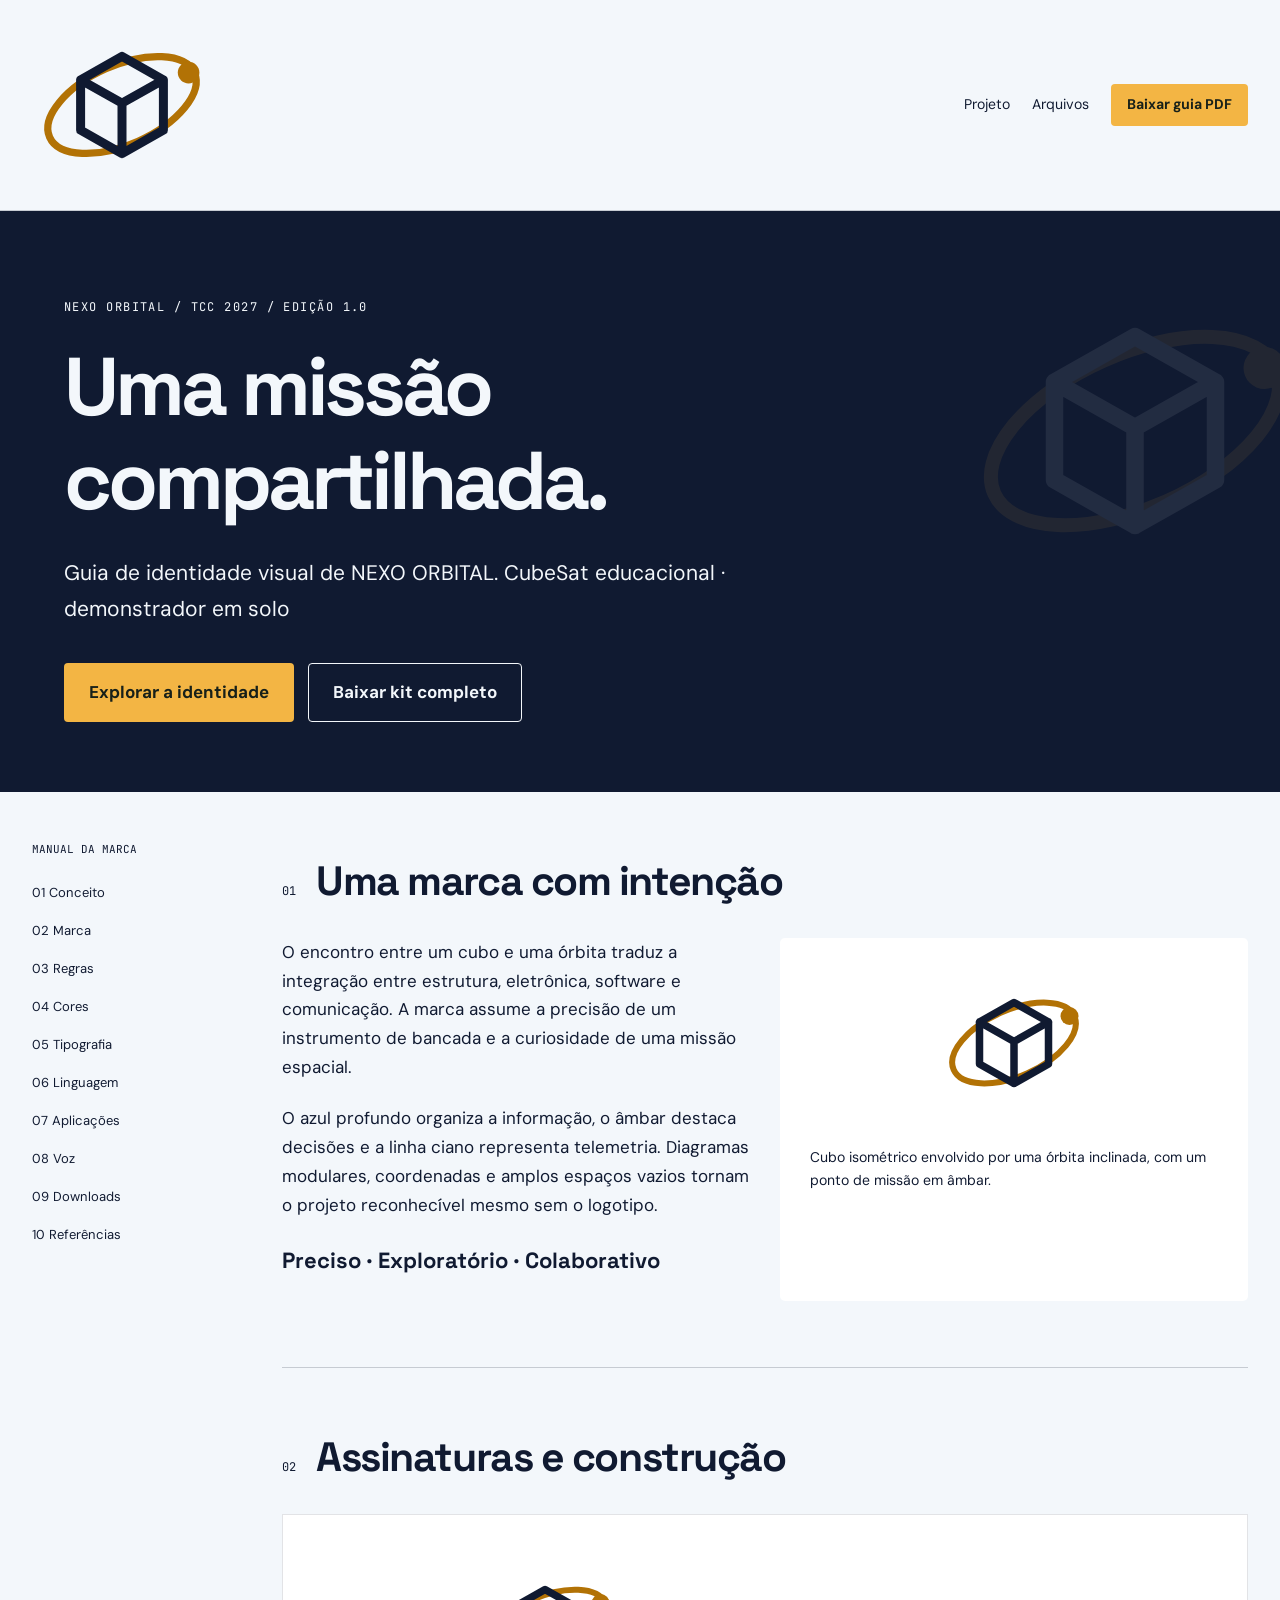
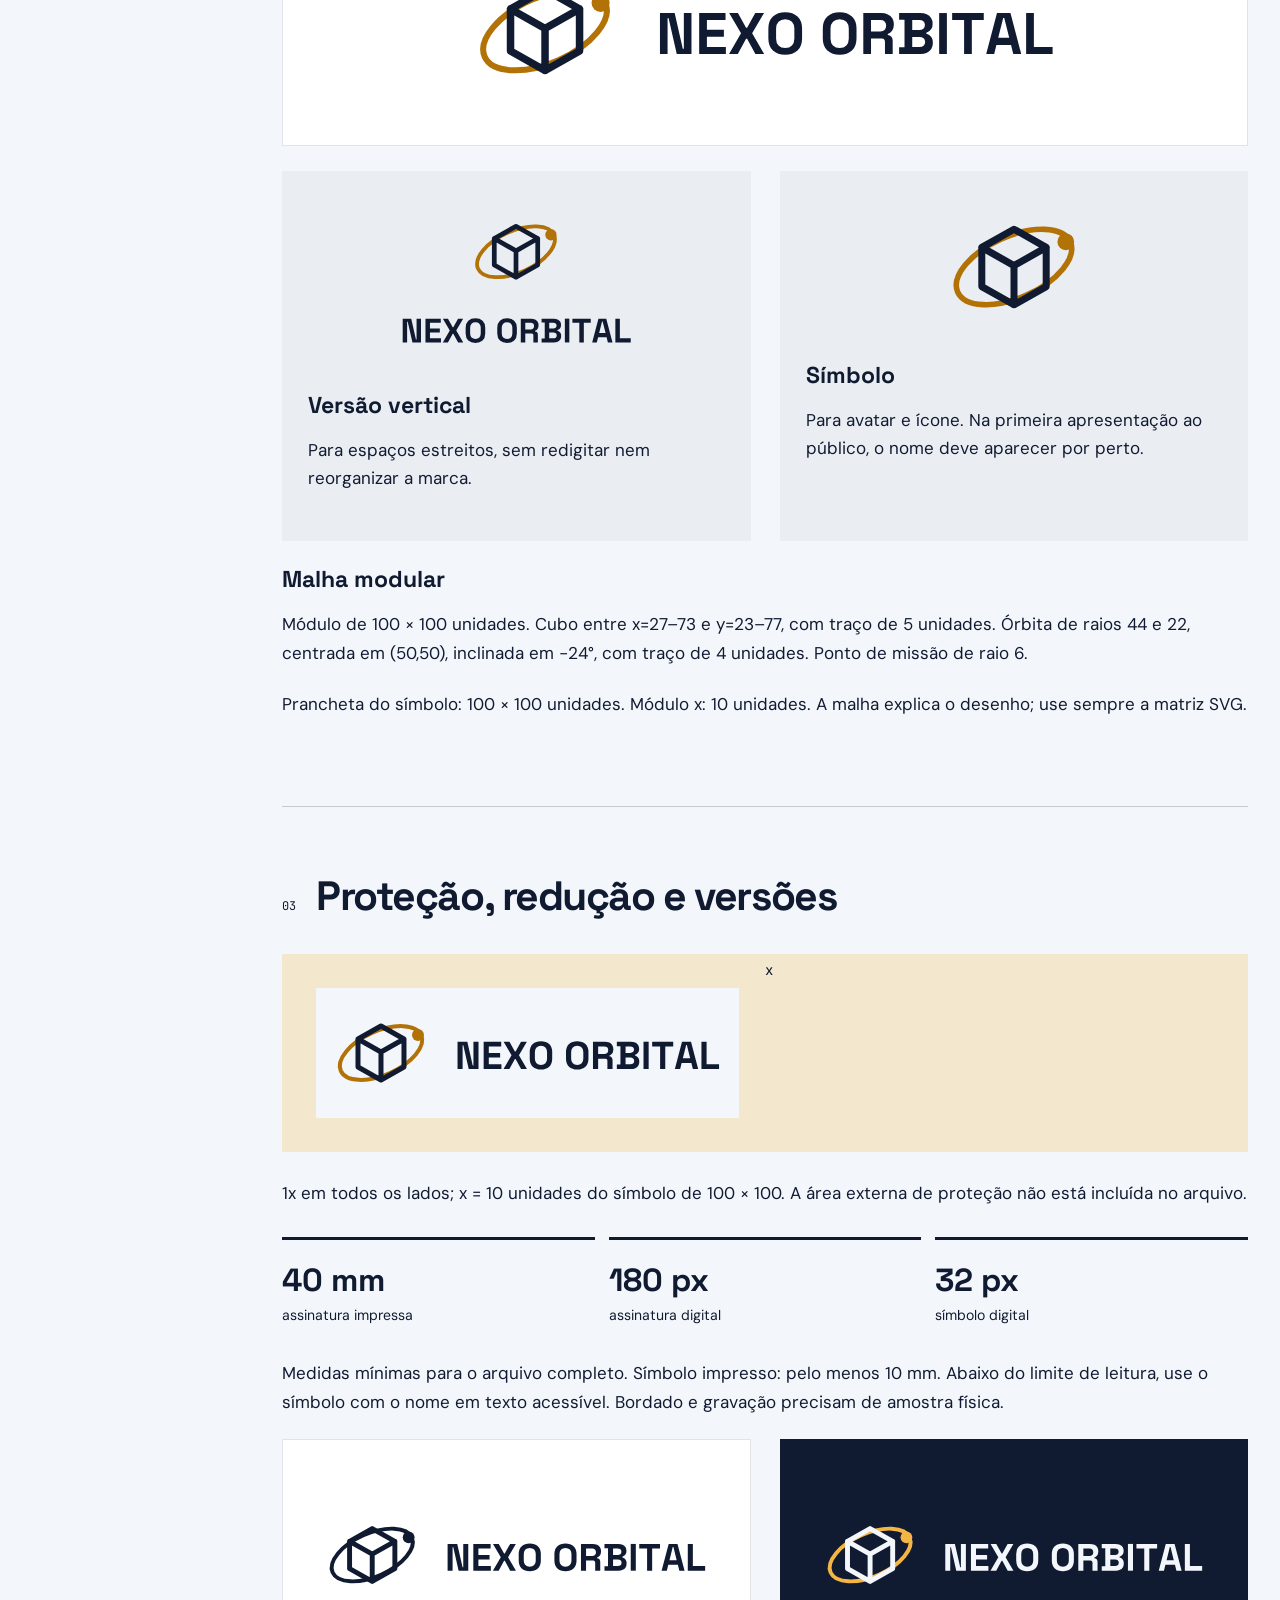
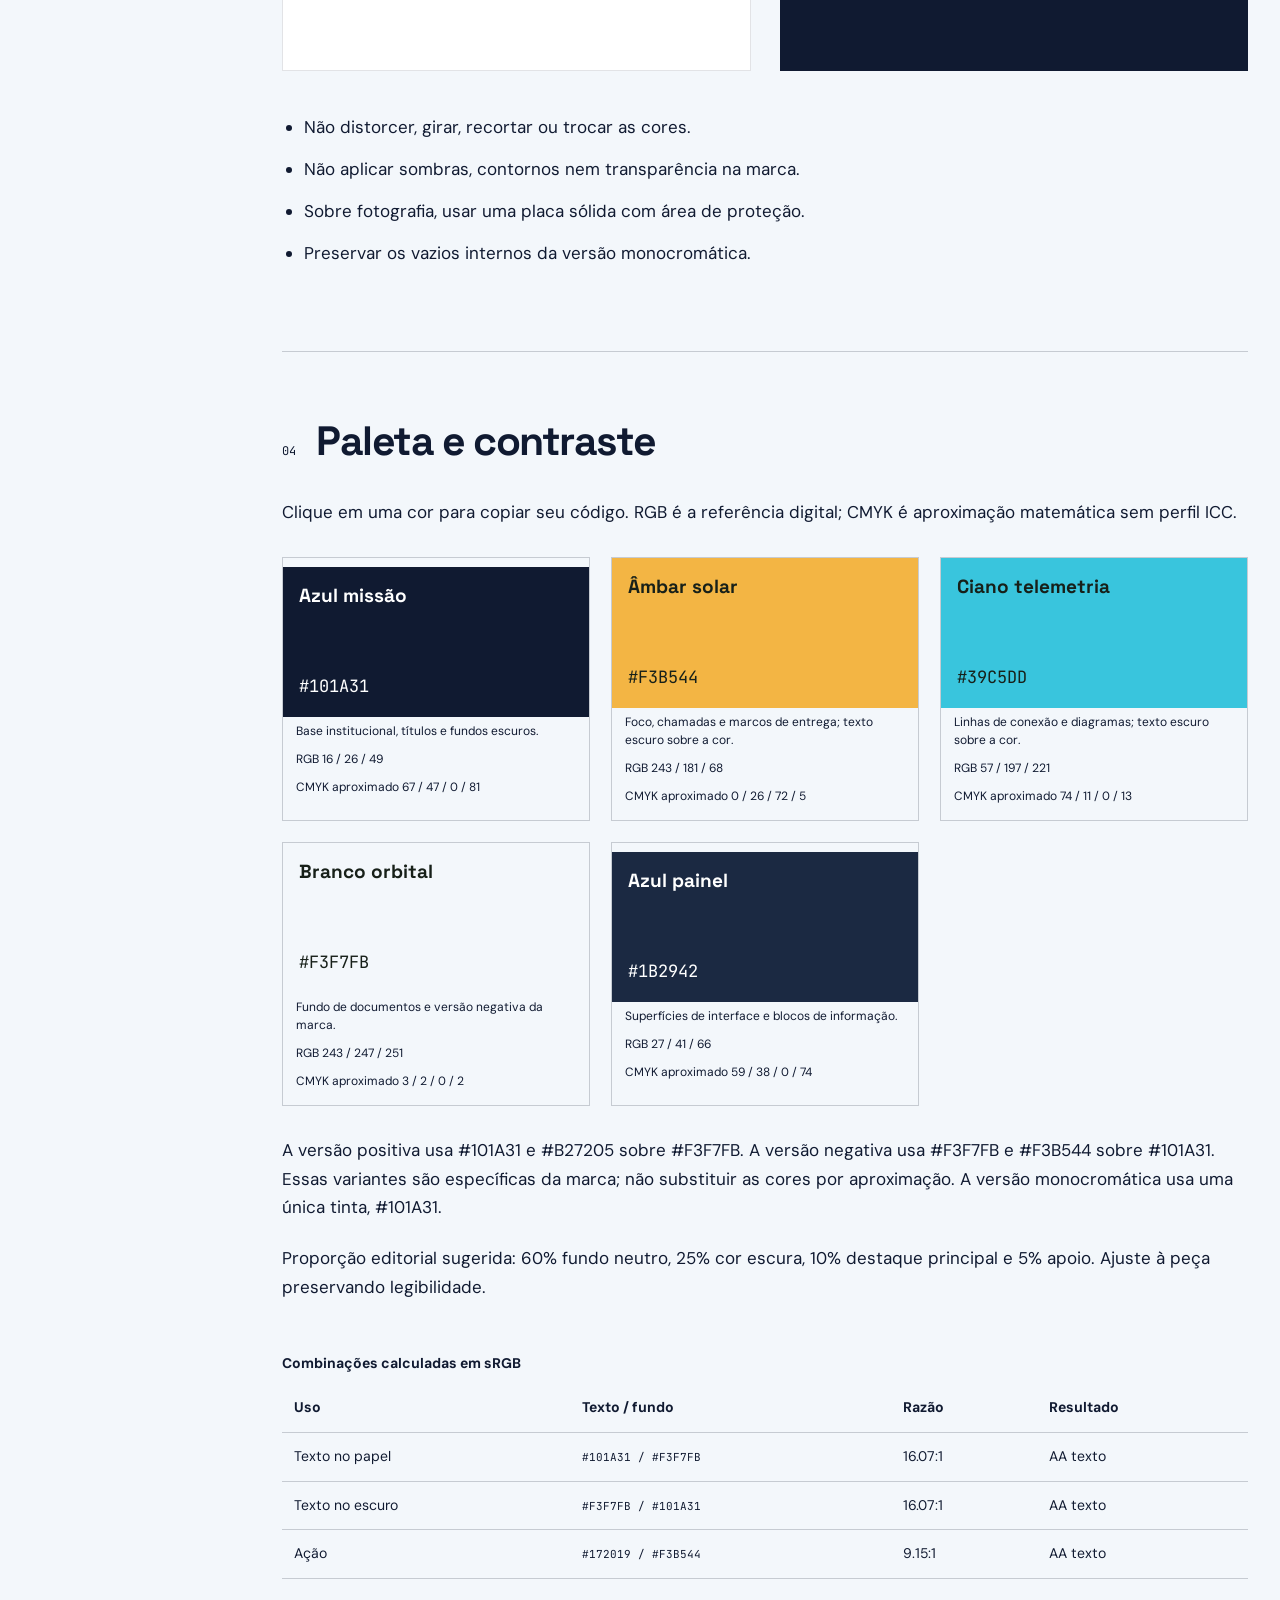
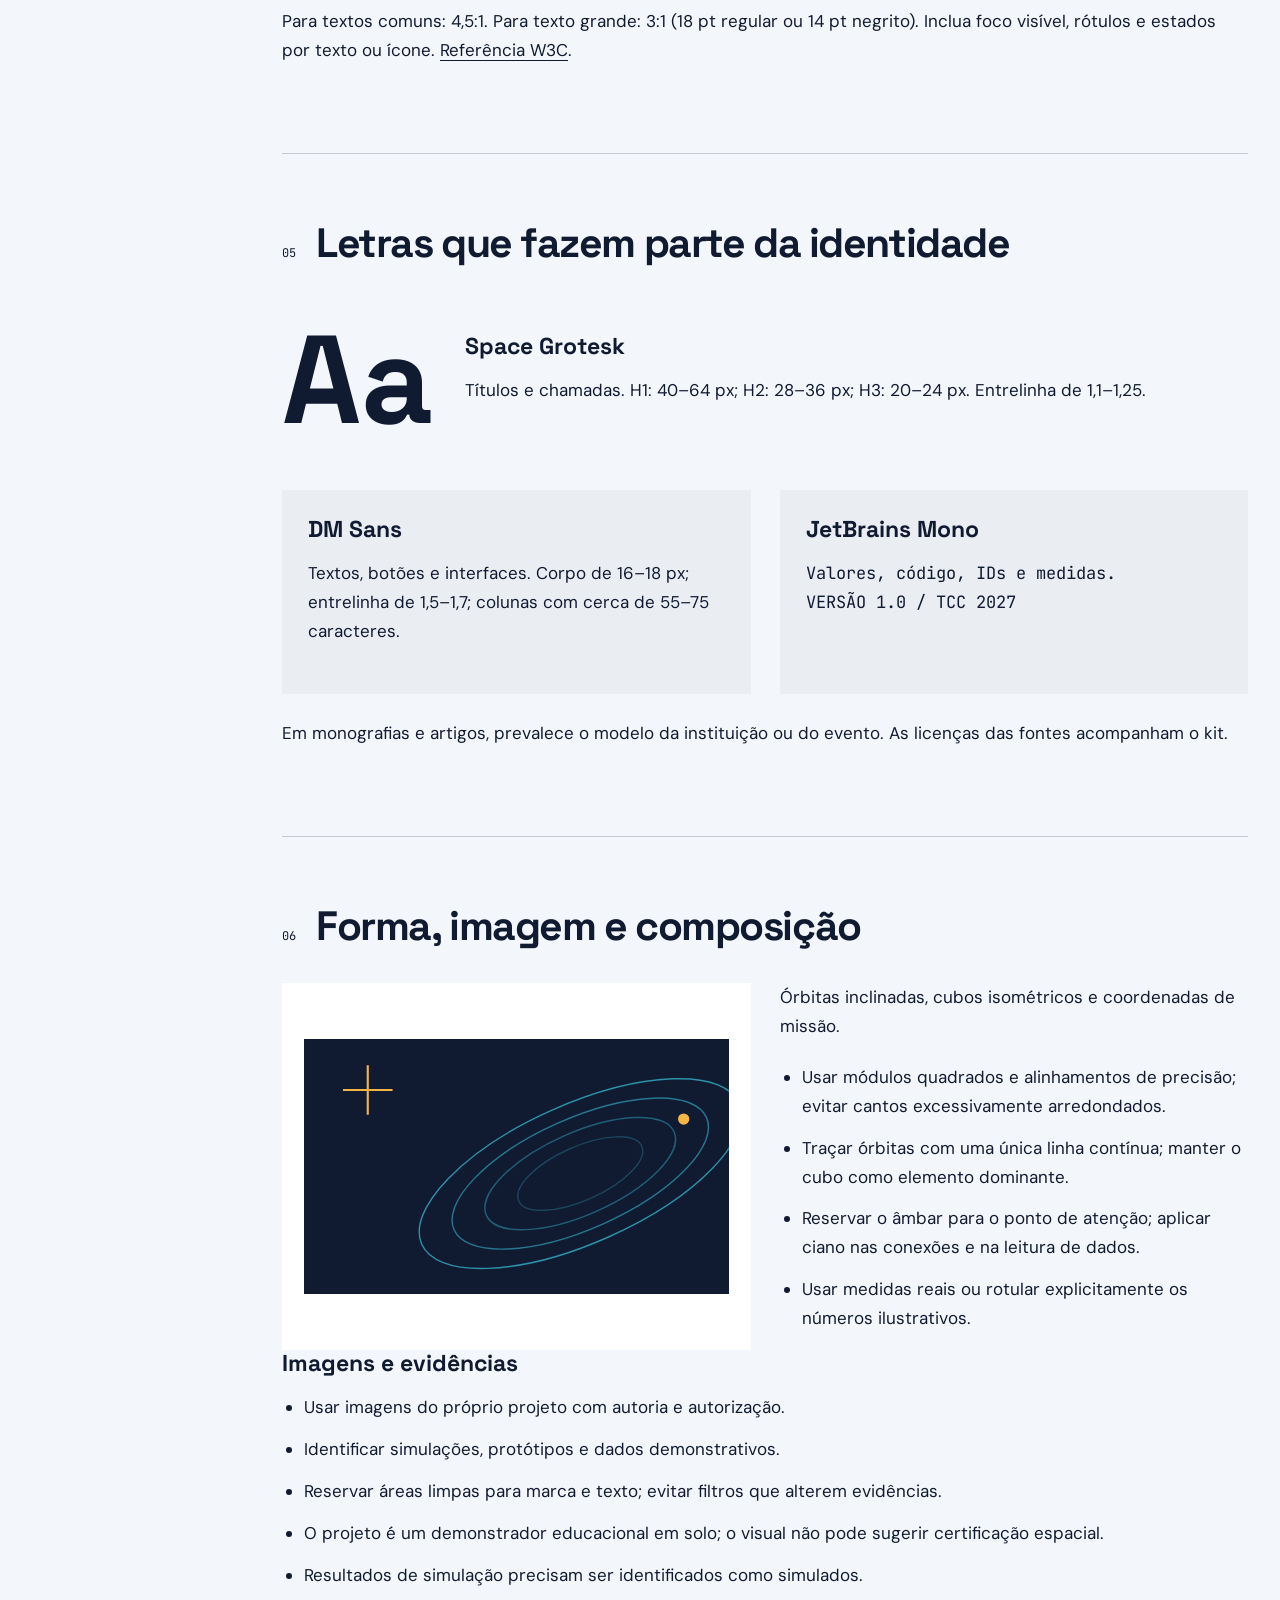
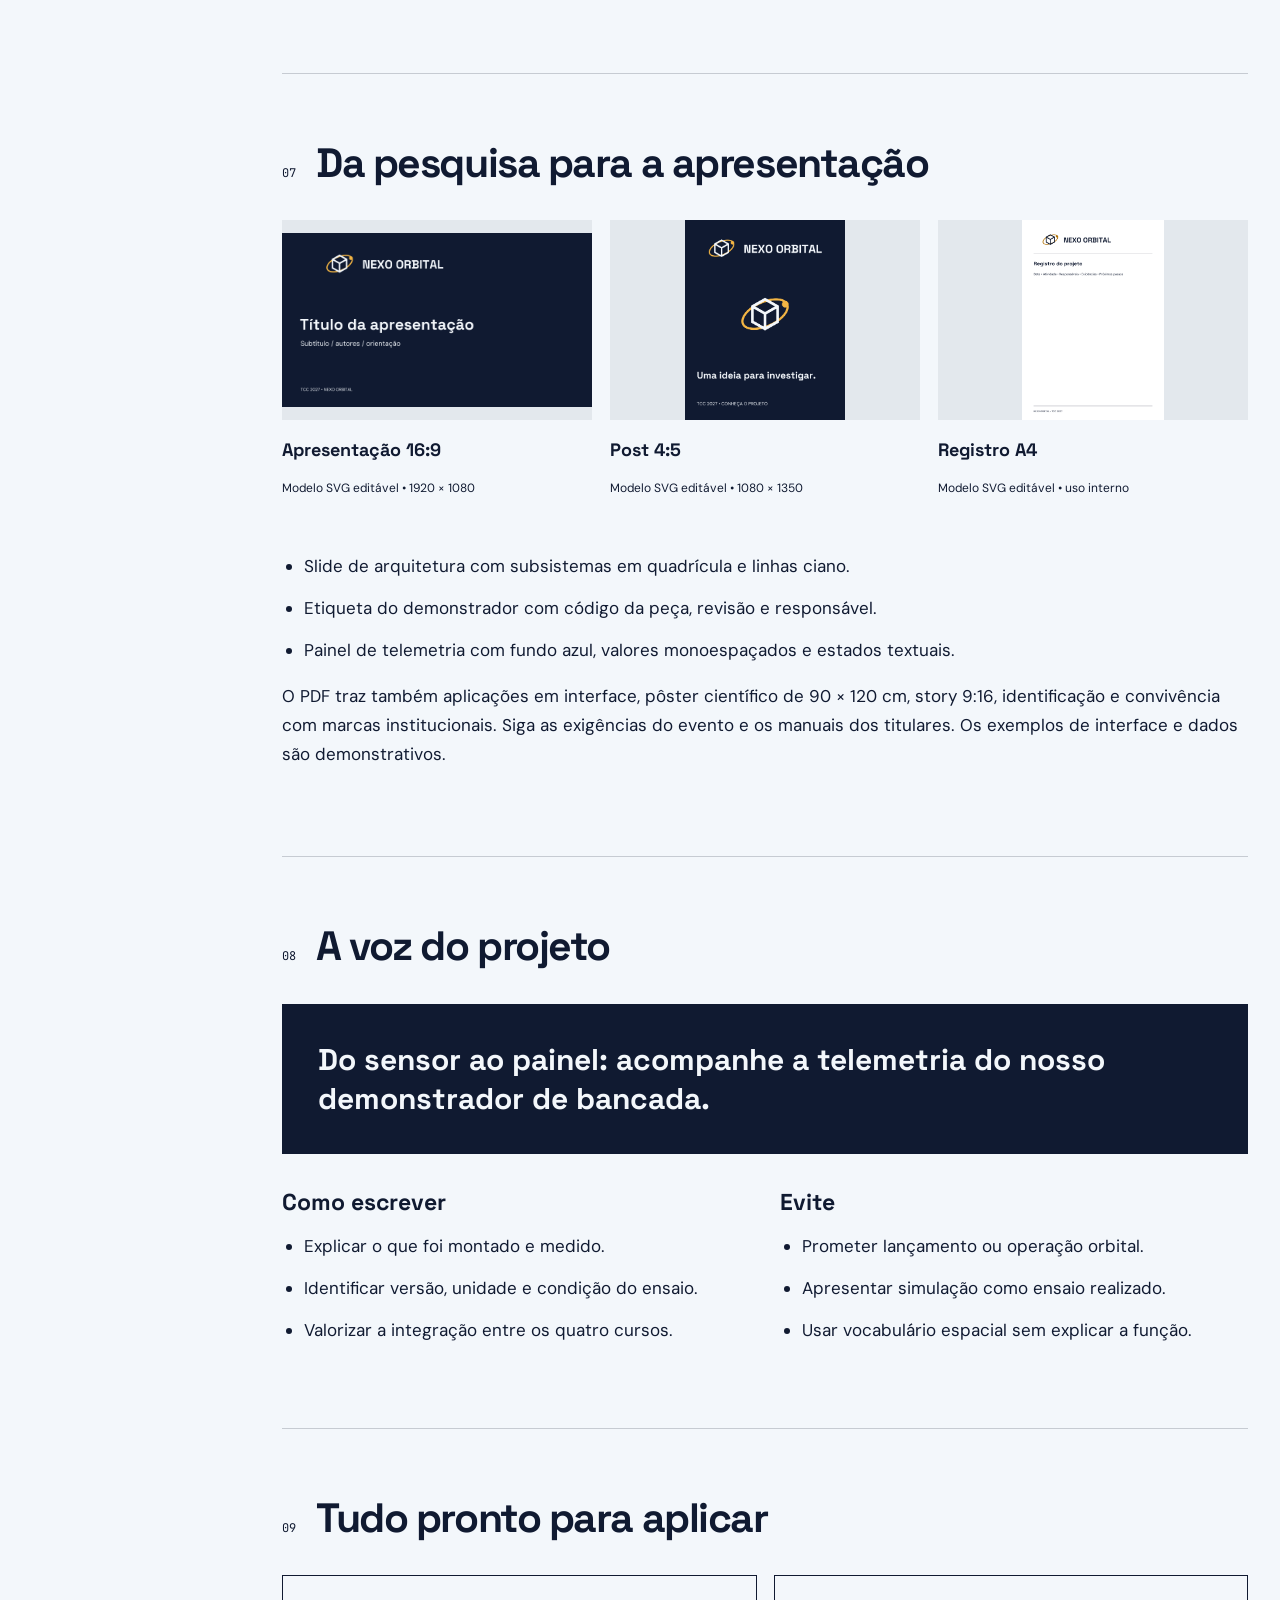
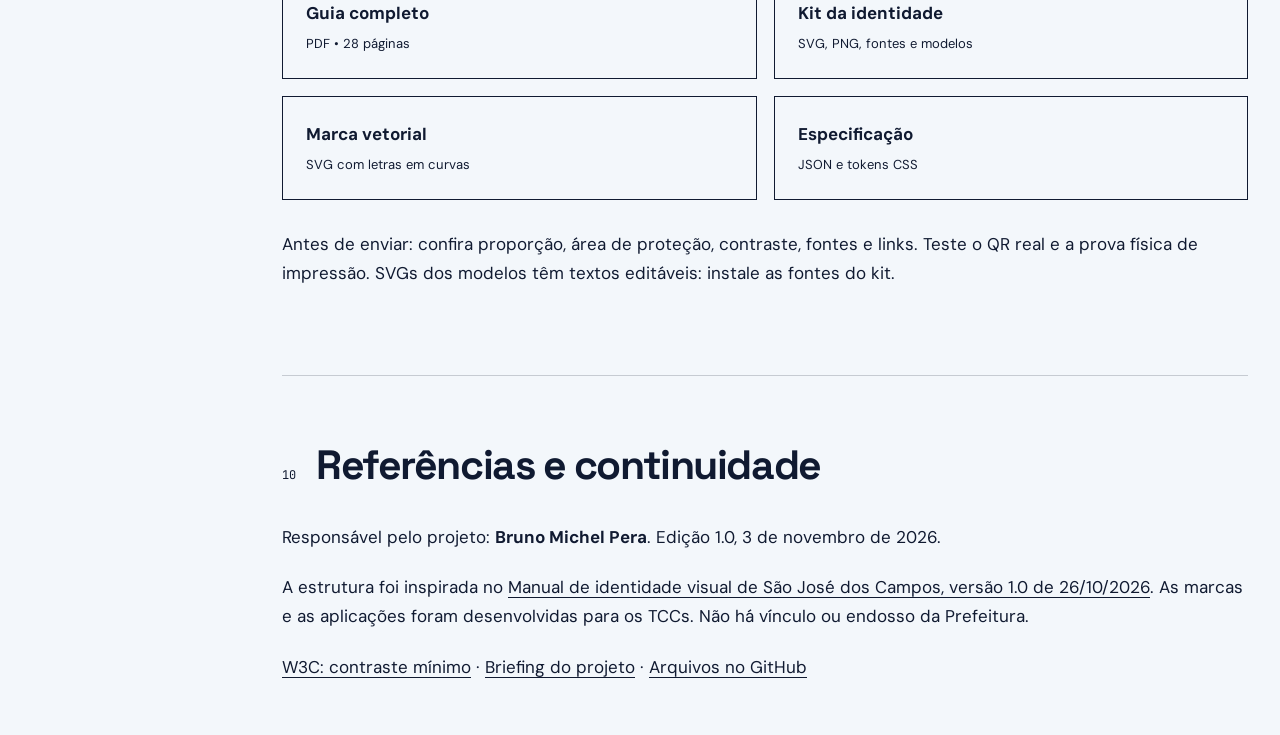
<file: identidade-visual/index.html>
<!doctype html><html lang="pt-BR"><head><meta charset="utf-8"><meta name="viewport" content="width=device-width,initial-scale=1"><meta name="description" content="Manual de identidade visual de NEXO ORBITAL: marca, cores, tipografia, regras e aplicações. TCC 2027."><meta name="theme-color" content="#101A31"><title>NEXO ORBITAL • Identidade visual 2027</title><link rel="icon" type="image/svg+xml" href="assets/simbolo.svg"><style>@font-face{font-family:iv-display;font-style:normal;font-weight:400;font-display:swap;src:url("fontes/space-grotesk-regular.ttf") format("truetype")}@font-face{font-family:iv-display;font-style:normal;font-weight:700;font-display:swap;src:url("fontes/space-grotesk-bold.ttf") format("truetype")}@font-face{font-family:iv-body;font-style:normal;font-weight:400;font-display:swap;src:url("fontes/dm-sans-regular.ttf") format("truetype")}@font-face{font-family:iv-body;font-style:normal;font-weight:700;font-display:swap;src:url("fontes/dm-sans-bold.ttf") format("truetype")}@font-face{font-family:iv-mono;font-style:normal;font-weight:400;font-display:swap;src:url("fontes/jetbrains-mono-regular.ttf") format("truetype")}:root{--paper:#F3F7FB;--dark:#101A31;--accent:#F3B544;--second:#39C5DD;--action:#172019;}
*{box-sizing:border-box}html{scroll-behavior:smooth;scroll-padding-top:90px}body{margin:0;color:var(--dark);background:var(--paper);font:17px/1.7 iv-body,Arial,sans-serif}a{color:inherit;text-underline-offset:4px}img{max-width:100%;display:block}button{font:inherit}a:focus-visible,button:focus-visible{outline:3px solid currentColor;outline-offset:5px}::selection{background:var(--accent);color:var(--action)}h1,h2,h3{font-family:iv-display,Arial,sans-serif;line-height:1.15}h1{font-size:clamp(42px,6.4vw,86px);letter-spacing:-.05em;margin:20px 0 28px;max-width:900px}h2{font-size:clamp(28px,3.2vw,42px);margin:0;letter-spacing:-.035em}h3{font-size:23px;margin:0 0 17px}p{margin:0 0 22px}ul{padding-left:22px}li{margin:0 0 13px}.mono,code{font-family:iv-mono,monospace}.skip{position:absolute;left:16px;top:-70px;padding:9px 17px;background:var(--paper);z-index:100}.skip:focus{top:12px}header{position:sticky;top:0;z-index:20;background:var(--paper);border-bottom:1px solid color-mix(in srgb,var(--dark) 20%,transparent)}.topbar{max-width:1280px;margin:auto;display:flex;align-items:center;justify-content:space-between;gap:22px;padding:15px 32px}.topbar img{width:180px;height:auto}.topbar nav{display:flex;gap:22px;align-items:center;font-size:14px}.topbar a{text-decoration:none}.topbar .button{padding:8px 15px}.button{display:inline-flex;align-items:center;justify-content:center;text-decoration:none;font-weight:700;background:var(--accent);color:var(--action);padding:14px 24px;border-radius:4px;border:1px solid transparent}.button.secondary{background:transparent;color:inherit;border-color:currentColor}.hero{background:var(--dark);color:var(--paper);padding:80px max(32px,calc((100vw - 1152px)/2)) 70px;position:relative;overflow:hidden}.hero .kicker{font:12px iv-mono,monospace;letter-spacing:.12em}.hero p{font-size:21px;max-width:770px}.hero .actions{display:flex;flex-wrap:wrap;gap:14px;margin-top:35px}.hero-mark{position:absolute;right:-30px;top:45px;width:350px;opacity:.08;pointer-events:none}.layout{max-width:1280px;margin:0 auto;display:grid;grid-template-columns:205px minmax(0,1fr);gap:45px;padding:0 32px}.toc{position:sticky;top:100px;height:calc(100vh - 125px);overflow:auto;padding:50px 0}.toc a{display:block;text-decoration:none;padding:8px 0;font-size:13px}.toc b{font:11px iv-mono,monospace;display:block;margin-bottom:18px}.section{padding:66px 0;border-bottom:1px solid color-mix(in srgb,var(--dark) 20%,transparent);scroll-margin-top:25px}.section-head{display:flex;gap:20px;align-items:baseline;margin-bottom:33px}.section-head>span{font:12px iv-mono,monospace}.two{display:grid;grid-template-columns:1fr 1fr;gap:29px}.traits{font-family:iv-display;font-size:22px;font-weight:700}.symbol-board{padding:30px;background:#fff;border-radius:5px}.symbol-board img{width:150px;margin:0 auto 28px}.symbol-board p{font-size:14px}.logo-stage{background:#fff;padding:40px;margin-bottom:25px;min-height:170px;display:flex;align-items:center;justify-content:center;border:1px solid color-mix(in srgb,var(--dark) 12%,transparent)}.logo-stage img{width:100%;height:150px;object-fit:contain}.logo-stage.inverse{background:var(--dark)}.card{padding:26px;background:color-mix(in srgb,var(--dark) 4%,var(--paper));margin-bottom:25px}.card img{height:170px;object-fit:contain;width:100%;margin-bottom:25px}.card img.symbol{height:140px}.protection{padding:34px;background:color-mix(in srgb,var(--accent) 25%,var(--paper));margin-bottom:27px;position:relative}.protection img{background:var(--paper);padding:15px}.protection>span{position:absolute;top:7px;left:50%;font:14px iv-mono}.metrics{display:grid;grid-template-columns:repeat(3,1fr);gap:14px;margin:30px 0}.metrics article{border-top:3px solid var(--dark);padding-top:20px}.metrics strong{font:700 32px iv-display;display:block}.metrics span{font-size:14px}.palette{display:grid;grid-template-columns:repeat(3,1fr);gap:21px;margin:30px 0}.swatch{text-align:left;border:1px solid color-mix(in srgb,var(--dark) 20%,transparent);background:transparent;padding:0;color:var(--dark);cursor:pointer}.swatch>span{display:flex;min-height:150px;flex-direction:column;justify-content:space-between;padding:16px}.swatch b{font:700 19px iv-display}.swatch small{display:block;padding:5px 13px;font-size:12px;line-height:1.5}.swatch small:last-child{padding-bottom:15px}.contrast-table{overflow:auto}table{width:100%;border-collapse:collapse;font-size:14px;text-align:left;margin:28px 0}th,td{padding:12px;border-bottom:1px solid color-mix(in srgb,var(--dark) 20%,transparent)}caption{text-align:left;font-weight:700;margin-bottom:8px}td code{white-space:nowrap;font-size:11px}.type-sample{display:flex;gap:32px;align-items:center;margin-bottom:30px}.type-sample>span{font:700 125px iv-display}.pattern{background:#fff;display:grid;place-items:center;min-height:270px;padding:22px}.pattern img{width:100%;height:260px;object-fit:contain}.application-grid{display:grid;grid-template-columns:1fr 1fr 1fr;gap:18px;margin-bottom:32px}.application{text-decoration:none;display:block}.application img{height:200px;width:100%;object-fit:contain;background:color-mix(in srgb,var(--dark) 7%,var(--paper));margin-bottom:20px}.application h3{font-size:18px}.application p{font-size:12px}blockquote{font:700 30px/1.3 iv-display;margin:0 0 35px;background:var(--dark);color:var(--paper);padding:36px}.download-grid{display:grid;grid-template-columns:1fr 1fr;gap:17px;margin-bottom:30px}.download{border:1px solid var(--dark);padding:23px;text-decoration:none}.download:hover{background:var(--dark);color:var(--paper)}.download strong,.download span{display:block}.download span{font-size:13px;margin-top:5px}footer{max-width:1280px;margin:auto;padding:38px 32px;font-size:13px}.toast{position:fixed;bottom:25px;left:50%;transform:translateX(-50%);padding:13px 23px;border-radius:4px;background:var(--dark);color:var(--paper);box-shadow:0 5px 25px #0003;z-index:50}.toast:empty{display:none}@media(max-width:1000px){.layout{grid-template-columns:150px minmax(0,1fr);gap:26px}.palette{grid-template-columns:1fr 1fr}.topbar nav{gap:12px}.topbar nav>a:first-child{display:none}.two{gap:20px}.hero{padding-top:60px}}@media(max-width:760px){body{font-size:16px}.topbar{padding:12px 18px}.topbar img{width:40px;height:40px;object-fit:contain}.topbar nav{font-size:12px}.topbar nav>a:nth-child(2){display:none}.hero{padding:48px 22px}.hero p{font-size:18px}.layout{display:block;padding:0 22px}.toc{position:static;height:auto;display:flex;gap:18px;overflow:auto;padding:20px 0;border-bottom:1px solid}.toc b{display:none}.toc a{white-space:nowrap;font-size:12px}.section{padding:43px 0}.two{grid-template-columns:1fr}.palette{gap:12px}.metrics strong{font-size:25px}.metrics span{font-size:12px}.logo-stage{padding:25px;min-height:125px}.application-grid{grid-template-columns:1fr}.application img{height:240px}.download-grid{grid-template-columns:1fr}.type-sample{display:block}.type-sample>span{font-size:90px}.section-head{gap:12px}blockquote{font-size:25px;padding:27px}.hero-mark{width:250px}.protection{padding:26px}}@media(prefers-reduced-motion:reduce){html{scroll-behavior:auto}}@media print{header,.toc,.actions,.download-grid,footer{display:none}.layout{display:block;padding:0}.hero{padding:25px}.section{break-inside:avoid;padding:25px 0}body{font-size:11pt}.section h2{font-size:22pt}.palette{grid-template-columns:repeat(3,1fr)}}
</style></head><body><a class="skip" href="#conceito">Pular para o conteúdo</a><header><div class="topbar"><a href="../index.html" aria-label="Voltar ao projeto"><picture><source media="(max-width:760px)" srcset="assets/simbolo.svg"><img src="assets/marca-horizontal.svg" alt="NEXO ORBITAL"></picture></a><nav aria-label="Ações principais"><a href="../index.html">Projeto</a><a href="#arquivos">Arquivos</a><a class="button" href="guia-identidade-visual.pdf">Baixar guia PDF</a></nav></div></header><main><div class="hero"><img class="hero-mark" src="assets/simbolo-negativo.svg" alt=""><span class="kicker">NEXO ORBITAL / TCC 2027 / EDIÇÃO 1.0</span><h1>Uma missão compartilhada.</h1><p>Guia de identidade visual de NEXO ORBITAL. CubeSat educacional · demonstrador em solo</p><div class="actions"><a class="button" href="#conceito">Explorar a identidade</a><a class="button secondary" href="kit-identidade-visual.zip" download>Baixar kit completo</a></div></div><div class="layout"><aside class="toc" aria-label="Índice do manual"><b>MANUAL DA MARCA</b><a href="#conceito">01 Conceito</a><a href="#marca">02 Marca</a><a href="#regras">03 Regras</a><a href="#cores">04 Cores</a><a href="#tipografia">05 Tipografia</a><a href="#linguagem">06 Linguagem</a><a href="#aplicacoes">07 Aplicações</a><a href="#voz">08 Voz</a><a href="#arquivos">09 Downloads</a><a href="#referencias">10 Referências</a></aside><div><section id="conceito" class="section "><div class="section-head"><span>01</span><h2>Uma marca com intenção</h2></div><div class="two"><div><p>O encontro entre um cubo e uma órbita traduz a integração entre estrutura, eletrônica, software e comunicação. A marca assume a precisão de um instrumento de bancada e a curiosidade de uma missão espacial.</p><p>O azul profundo organiza a informação, o âmbar destaca decisões e a linha ciano representa telemetria. Diagramas modulares, coordenadas e amplos espaços vazios tornam o projeto reconhecível mesmo sem o logotipo.</p><p class="traits">Preciso · Exploratório · Colaborativo</p></div><div class="symbol-board"><img src="assets/simbolo.svg" alt="Símbolo de NEXO ORBITAL"><p>Cubo isométrico envolvido por uma órbita inclinada, com um ponto de missão em âmbar.</p></div></div></section><section id="marca" class="section "><div class="section-head"><span>02</span><h2>Assinaturas e construção</h2></div><div class="logo-stage"><img src="assets/marca-horizontal.svg" alt="Marca principal NEXO ORBITAL"></div><div class="two"><div class="card"><img class="vertical" src="assets/marca-vertical.svg" alt="Assinatura vertical"><h3>Versão vertical</h3><p>Para espaços estreitos, sem redigitar nem reorganizar a marca.</p></div><div class="card"><img class="symbol" src="assets/simbolo.svg" alt="Símbolo isolado"><h3>Símbolo</h3><p>Para avatar e ícone. Na primeira apresentação ao público, o nome deve aparecer por perto.</p></div></div><h3>Malha modular</h3><p>Módulo de 100 × 100 unidades. Cubo entre x=27–73 e y=23–77, com traço de 5 unidades. Órbita de raios 44 e 22, centrada em (50,50), inclinada em −24°, com traço de 4 unidades. Ponto de missão de raio 6.</p><p>Prancheta do símbolo: 100 × 100 unidades. Módulo x: 10 unidades. A malha explica o desenho; use sempre a matriz SVG.</p></section><section id="regras" class="section "><div class="section-head"><span>03</span><h2>Proteção, redução e versões</h2></div><div class="protection"><span>x</span><img src="assets/marca-horizontal.svg" alt="Área livre em volta da marca"></div><p>1x em todos os lados; x = 10 unidades do símbolo de 100 × 100. A área externa de proteção não está incluída no arquivo.</p><div class="metrics"><article><strong>40 mm</strong><span>assinatura impressa</span></article><article><strong>180 px</strong><span>assinatura digital</span></article><article><strong>32 px</strong><span>símbolo digital</span></article></div><p>Medidas mínimas para o arquivo completo. Símbolo impresso: pelo menos 10 mm. Abaixo do limite de leitura, use o símbolo com o nome em texto acessível. Bordado e gravação precisam de amostra física.</p><div class="two"><div class="logo-stage"><img src="assets/marca-monocromatica.svg" alt="Marca monocromática"></div><div class="logo-stage inverse"><img src="assets/marca-negativa.svg" alt="Marca negativa"></div></div><ul><li>Não distorcer, girar, recortar ou trocar as cores.</li><li>Não aplicar sombras, contornos nem transparência na marca.</li><li>Sobre fotografia, usar uma placa sólida com área de proteção.</li><li>Preservar os vazios internos da versão monocromática.</li></ul></section><section id="cores" class="section "><div class="section-head"><span>04</span><h2>Paleta e contraste</h2></div><p>Clique em uma cor para copiar seu código. RGB é a referência digital; CMYK é aproximação matemática sem perfil ICC.</p><div class="palette"><button class="swatch" data-copy="#101A31" aria-label="Copiar cor Azul missão #101A31"><span style="background:#101A31;color:#FFFFFF"><b>Azul missão</b><code>#101A31</code></span><small>Base institucional, títulos e fundos escuros.</small><small>RGB 16 / 26 / 49</small><small>CMYK aproximado 67 / 47 / 0 / 81</small></button><button class="swatch" data-copy="#F3B544" aria-label="Copiar cor Âmbar solar #F3B544"><span style="background:#F3B544;color:#172019"><b>Âmbar solar</b><code>#F3B544</code></span><small>Foco, chamadas e marcos de entrega; texto escuro sobre a cor.</small><small>RGB 243 / 181 / 68</small><small>CMYK aproximado 0 / 26 / 72 / 5</small></button><button class="swatch" data-copy="#39C5DD" aria-label="Copiar cor Ciano telemetria #39C5DD"><span style="background:#39C5DD;color:#172019"><b>Ciano telemetria</b><code>#39C5DD</code></span><small>Linhas de conexão e diagramas; texto escuro sobre a cor.</small><small>RGB 57 / 197 / 221</small><small>CMYK aproximado 74 / 11 / 0 / 13</small></button><button class="swatch" data-copy="#F3F7FB" aria-label="Copiar cor Branco orbital #F3F7FB"><span style="background:#F3F7FB;color:#172019"><b>Branco orbital</b><code>#F3F7FB</code></span><small>Fundo de documentos e versão negativa da marca.</small><small>RGB 243 / 247 / 251</small><small>CMYK aproximado 3 / 2 / 0 / 2</small></button><button class="swatch" data-copy="#1B2942" aria-label="Copiar cor Azul painel #1B2942"><span style="background:#1B2942;color:#FFFFFF"><b>Azul painel</b><code>#1B2942</code></span><small>Superfícies de interface e blocos de informação.</small><small>RGB 27 / 41 / 66</small><small>CMYK aproximado 59 / 38 / 0 / 74</small></button></div><p>A versão positiva usa #101A31 e #B27205 sobre #F3F7FB. A versão negativa usa #F3F7FB e #F3B544 sobre #101A31. Essas variantes são específicas da marca; não substituir as cores por aproximação. A versão monocromática usa uma única tinta, #101A31.</p><p>Proporção editorial sugerida: 60% fundo neutro, 25% cor escura, 10% destaque principal e 5% apoio. Ajuste à peça preservando legibilidade.</p><div class="contrast-table"><table><caption>Combinações calculadas em sRGB</caption><thead><tr><th>Uso</th><th>Texto / fundo</th><th>Razão</th><th>Resultado</th></tr></thead><tbody><tr><td>Texto no papel</td><td><code>#101A31 / #F3F7FB</code></td><td>16.07:1</td><td>AA texto</td></tr><tr><td>Texto no escuro</td><td><code>#F3F7FB / #101A31</code></td><td>16.07:1</td><td>AA texto</td></tr><tr><td>Ação</td><td><code>#172019 / #F3B544</code></td><td>9.15:1</td><td>AA texto</td></tr></tbody></table></div><p>Para textos comuns: 4,5:1. Para texto grande: 3:1 (18 pt regular ou 14 pt negrito). Inclua foco visível, rótulos e estados por texto ou ícone. <a href="https://www.w3.org/WAI/WCAG22/Understanding/contrast-minimum.html">Referência W3C</a>.</p></section><section id="tipografia" class="section "><div class="section-head"><span>05</span><h2>Letras que fazem parte da identidade</h2></div><div class="type-sample"><span>Aa</span><div><h3>Space Grotesk</h3><p>Títulos e chamadas. H1: 40–64 px; H2: 28–36 px; H3: 20–24 px. Entrelinha de 1,1–1,25.</p></div></div><div class="two"><div class="card"><h3>DM Sans</h3><p>Textos, botões e interfaces. Corpo de 16–18 px; entrelinha de 1,5–1,7; colunas com cerca de 55–75 caracteres.</p></div><div class="card mono"><h3>JetBrains Mono</h3><p>Valores, código, IDs e medidas.<br>VERSÃO 1.0 / TCC 2027</p></div></div><p>Em monografias e artigos, prevalece o modelo da instituição ou do evento. As licenças das fontes acompanham o kit.</p></section><section id="linguagem" class="section "><div class="section-head"><span>06</span><h2>Forma, imagem e composição</h2></div><div class="two"><div class="pattern"><img src="assets/padrao.svg" alt="Padrão gráfico da identidade"></div><div><p>Órbitas inclinadas, cubos isométricos e coordenadas de missão.</p><ul><li>Usar módulos quadrados e alinhamentos de precisão; evitar cantos excessivamente arredondados.</li><li>Traçar órbitas com uma única linha contínua; manter o cubo como elemento dominante.</li><li>Reservar o âmbar para o ponto de atenção; aplicar ciano nas conexões e na leitura de dados.</li><li>Usar medidas reais ou rotular explicitamente os números ilustrativos.</li></ul></div></div><h3>Imagens e evidências</h3><ul><li>Usar imagens do próprio projeto com autoria e autorização.</li><li>Identificar simulações, protótipos e dados demonstrativos.</li><li>Reservar áreas limpas para marca e texto; evitar filtros que alterem evidências.</li><li>O projeto é um demonstrador educacional em solo; o visual não pode sugerir certificação espacial.</li><li>Resultados de simulação precisam ser identificados como simulados.</li></ul></section><section id="aplicacoes" class="section "><div class="section-head"><span>07</span><h2>Da pesquisa para a apresentação</h2></div><div class="application-grid"><a class="application" href="modelos/slide-capa-1920x1080.svg"><img src="modelos/slide-capa-1920x1080.png" alt="Modelo de slide"><h3>Apresentação 16:9</h3><p>Modelo SVG editável • 1920 × 1080</p></a><a class="application" href="modelos/post-1080x1350.svg"><img class="portrait" src="modelos/post-1080x1350.png" alt="Modelo de publicação"><h3>Post 4:5</h3><p>Modelo SVG editável • 1080 × 1350</p></a><a class="application" href="modelos/documento-a4.svg"><img class="portrait" src="modelos/documento-a4.png" alt="Modelo de documento"><h3>Registro A4</h3><p>Modelo SVG editável • uso interno</p></a></div><ul><li>Slide de arquitetura com subsistemas em quadrícula e linhas ciano.</li><li>Etiqueta do demonstrador com código da peça, revisão e responsável.</li><li>Painel de telemetria com fundo azul, valores monoespaçados e estados textuais.</li></ul><p>O PDF traz também aplicações em interface, pôster científico de 90 × 120 cm, story 9:16, identificação e convivência com marcas institucionais. Siga as exigências do evento e os manuais dos titulares. Os exemplos de interface e dados são demonstrativos.</p></section><section id="voz" class="section "><div class="section-head"><span>08</span><h2>A voz do projeto</h2></div><blockquote>Do sensor ao painel: acompanhe a telemetria do nosso demonstrador de bancada.</blockquote><div class="two"><div><h3>Como escrever</h3><ul><li>Explicar o que foi montado e medido.</li><li>Identificar versão, unidade e condição do ensaio.</li><li>Valorizar a integração entre os quatro cursos.</li></ul></div><div><h3>Evite</h3><ul><li>Prometer lançamento ou operação orbital.</li><li>Apresentar simulação como ensaio realizado.</li><li>Usar vocabulário espacial sem explicar a função.</li></ul></div></div></section><section id="arquivos" class="section "><div class="section-head"><span>09</span><h2>Tudo pronto para aplicar</h2></div><div class="download-grid"><a class="download" href="guia-identidade-visual.pdf" download><strong>Guia completo</strong><span>PDF • 28 páginas</span></a><a class="download" href="kit-identidade-visual.zip" download><strong>Kit da identidade</strong><span>SVG, PNG, fontes e modelos</span></a><a class="download" href="assets/marca-horizontal.svg" download><strong>Marca vetorial</strong><span>SVG com letras em curvas</span></a><a class="download" href="brand.json" download><strong>Especificação</strong><span>JSON e tokens CSS</span></a></div><p>Antes de enviar: confira proporção, área de proteção, contraste, fontes e links. Teste o QR real e a prova física de impressão. SVGs dos modelos têm textos editáveis: instale as fontes do kit.</p></section><section id="referencias" class="section "><div class="section-head"><span>10</span><h2>Referências e continuidade</h2></div><p>Responsável pelo projeto: <strong>Bruno Michel Pera</strong>. Edição 1.0, 3 de novembro de 2026.</p><p>A estrutura foi inspirada no <a href="https://www.sjc.sp.gov.br/media/aqpbdbrj/14448_e_s7_identidade-visual-psjc.pdf">Manual de identidade visual de São José dos Campos, versão 1.0 de 26/10/2026</a>. As marcas e as aplicações foram desenvolvidas para os TCCs. Não há vínculo ou endosso da Prefeitura.</p><p><a href="https://www.w3.org/WAI/WCAG22/Understanding/contrast-minimum.html">W3C: contraste mínimo</a> · <a href="../README_BRIEFING.md">Briefing do projeto</a> · <a href="https://github.com/perabru/nexo-orbital-cubesat/tree/main/identidade-visual">Arquivos no GitHub</a></p></section></div></div></main><footer>NEXO ORBITAL · Bruno Michel Pera · TCCs 2027 · <a href="../index.html">Voltar ao projeto</a></footer><div id="status" class="toast" role="status" aria-live="polite"></div><script>document.querySelectorAll('[data-copy]').forEach(button=>button.addEventListener('click',async()=>{const value=button.dataset.copy;const status=document.getElementById('status');try{if(navigator.clipboard&&window.isSecureContext){await navigator.clipboard.writeText(value);status.textContent='Cor copiada: '+value;}else{status.textContent='Código da cor: '+value;}}catch(e){status.textContent='Código da cor: '+value;}clearTimeout(window.copyTimer);window.copyTimer=setTimeout(()=>status.textContent='',3500);}));</script></body></html>
</file>
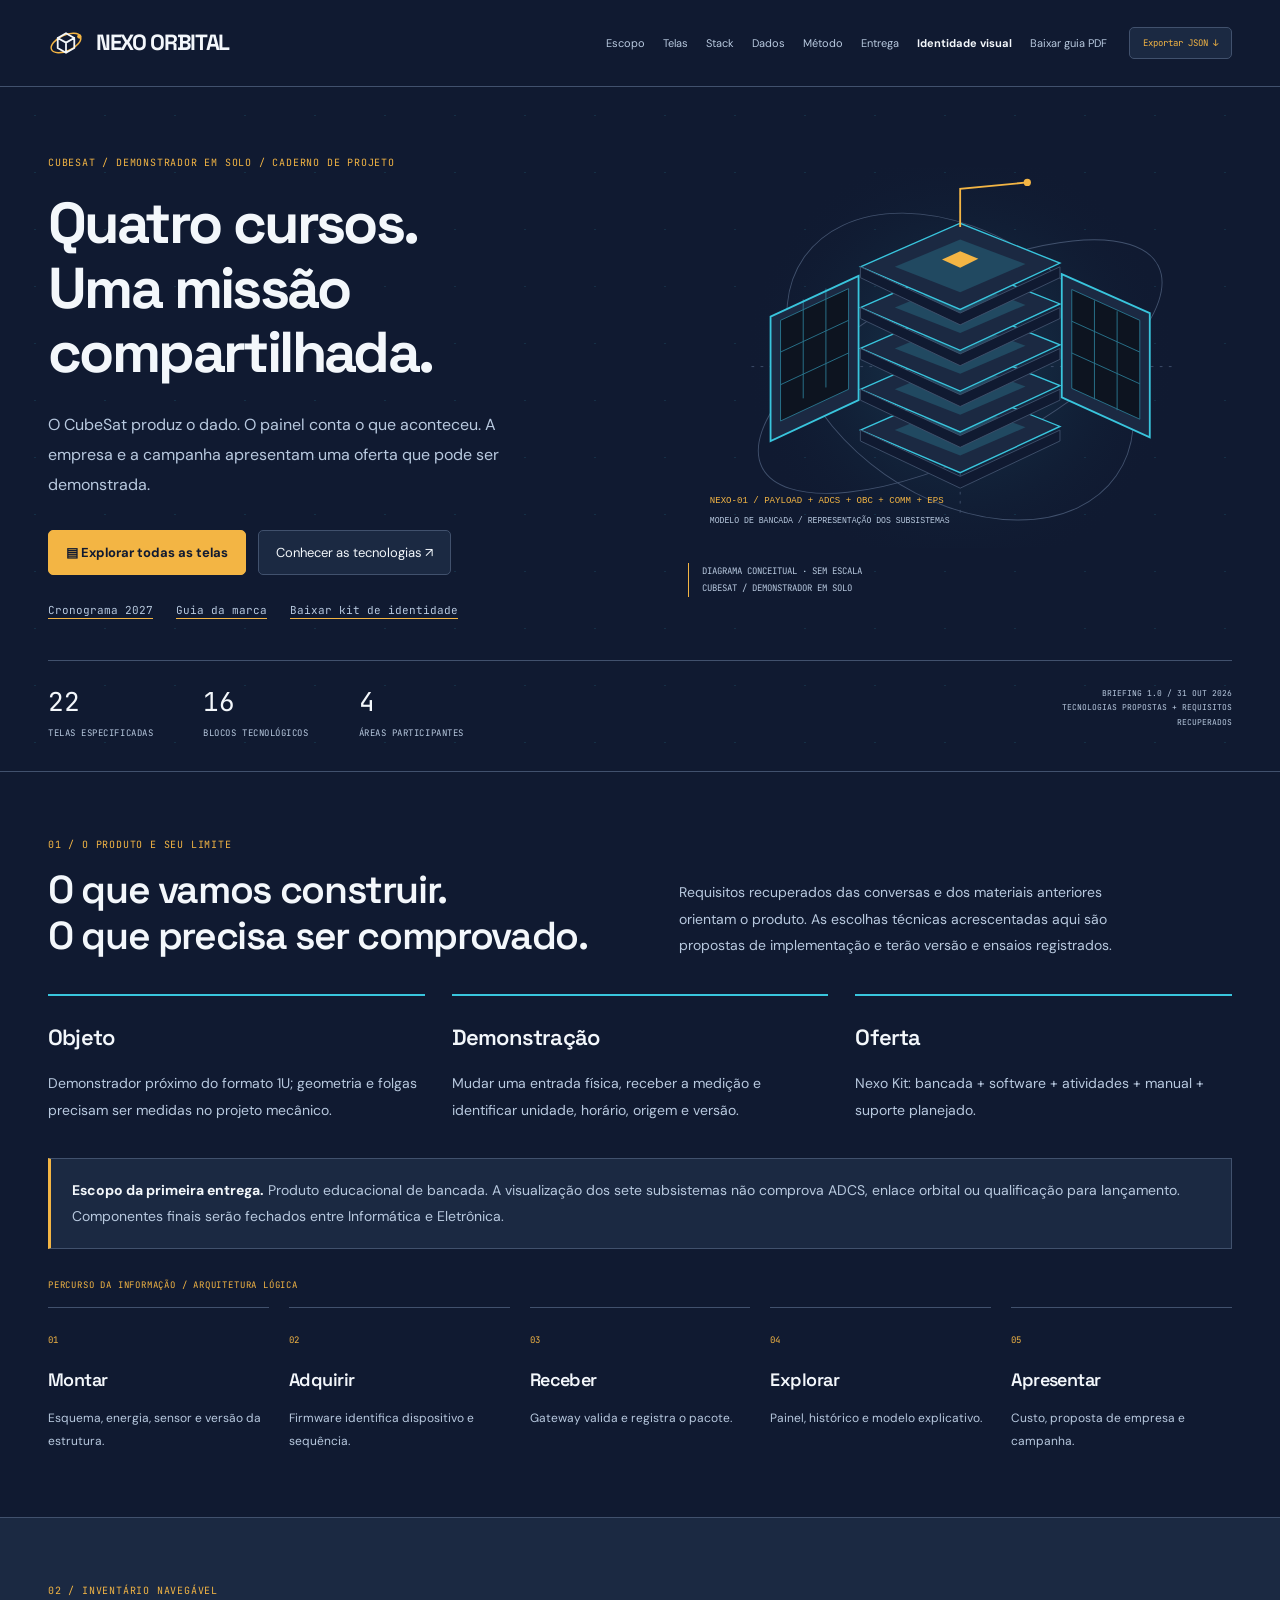
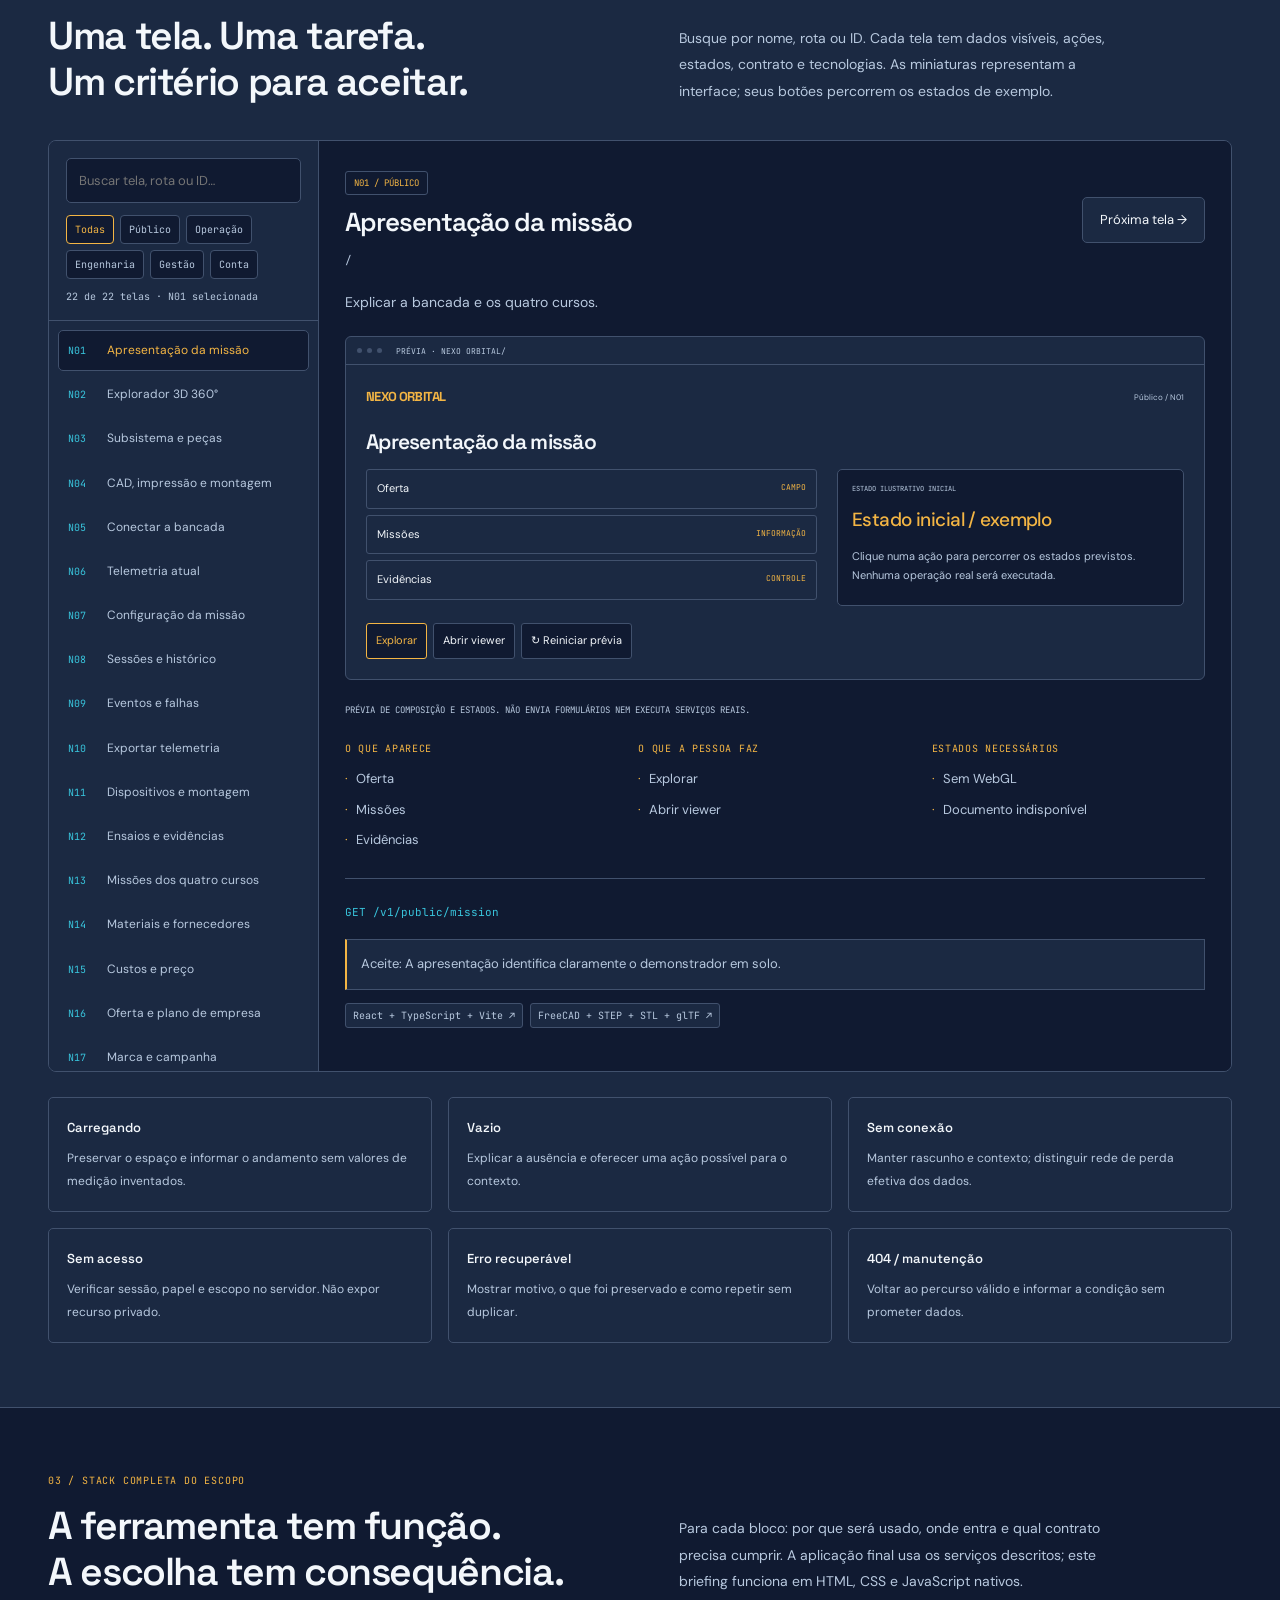
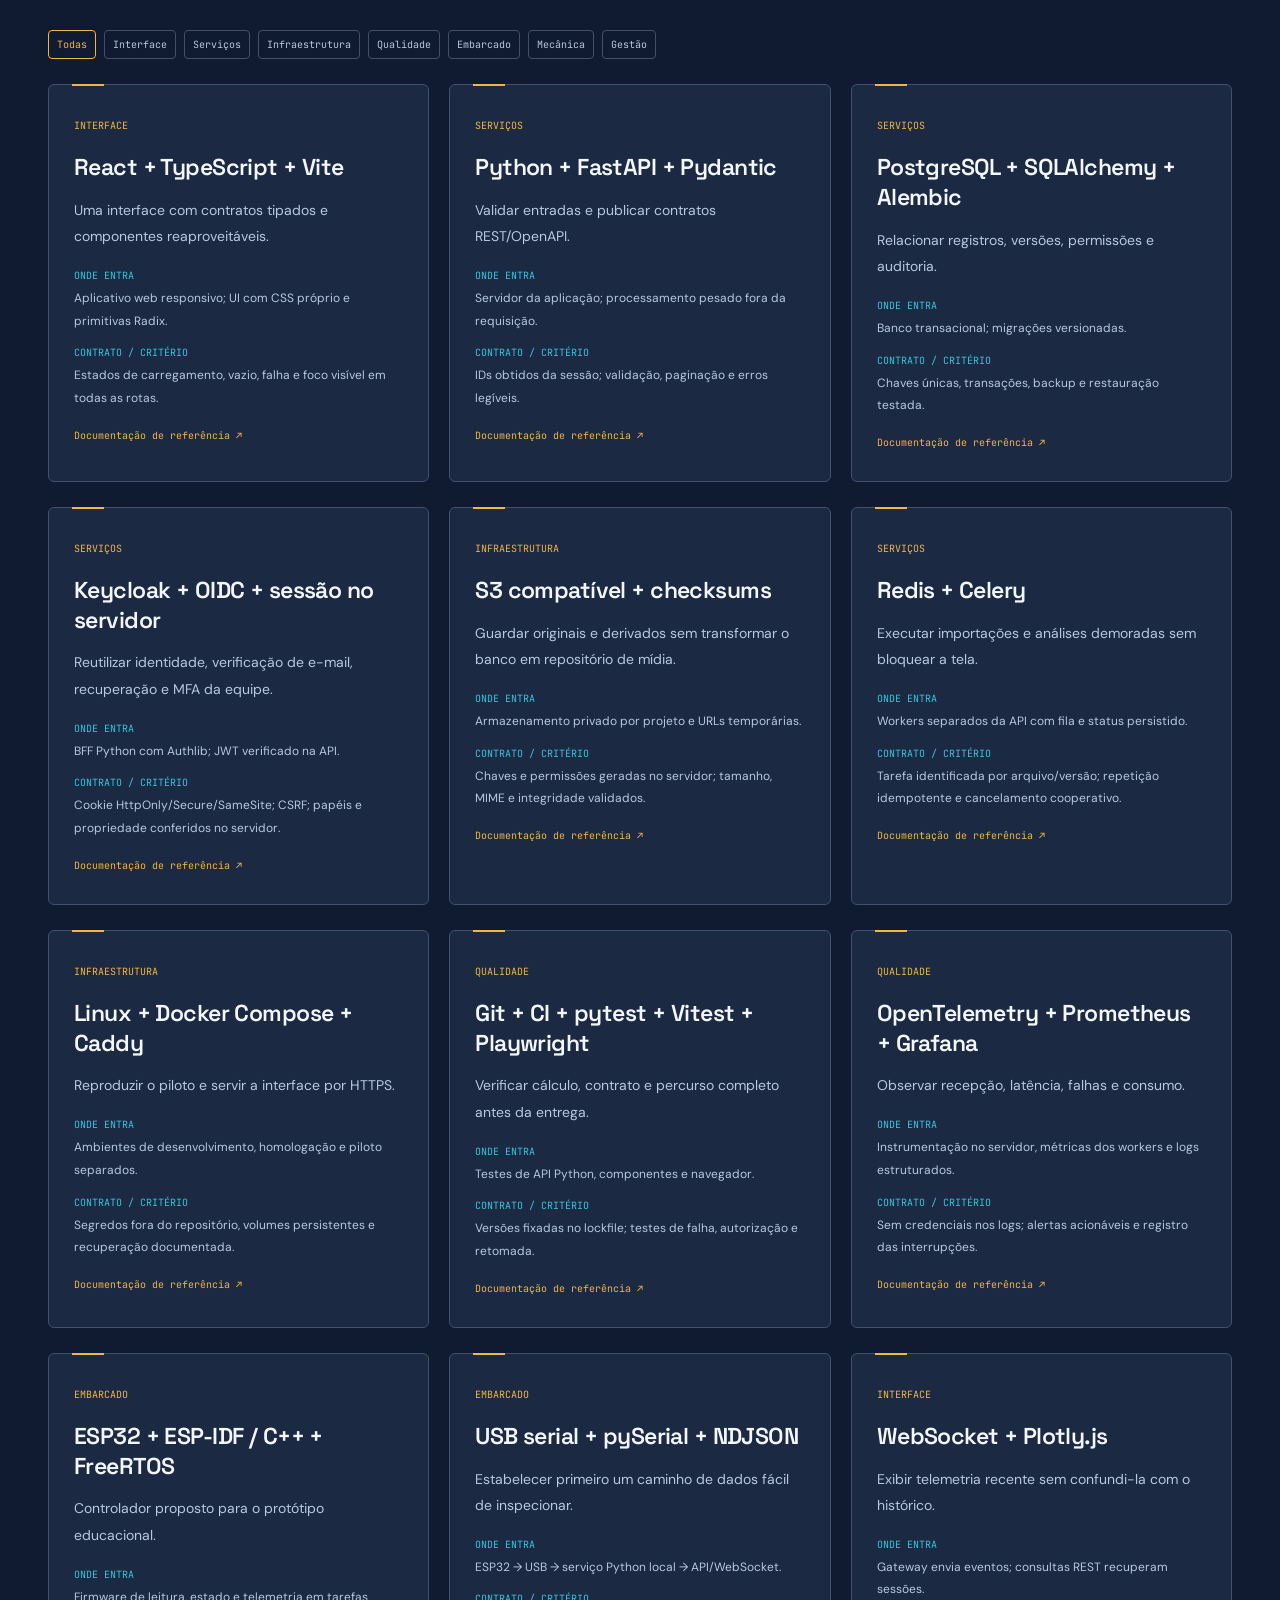
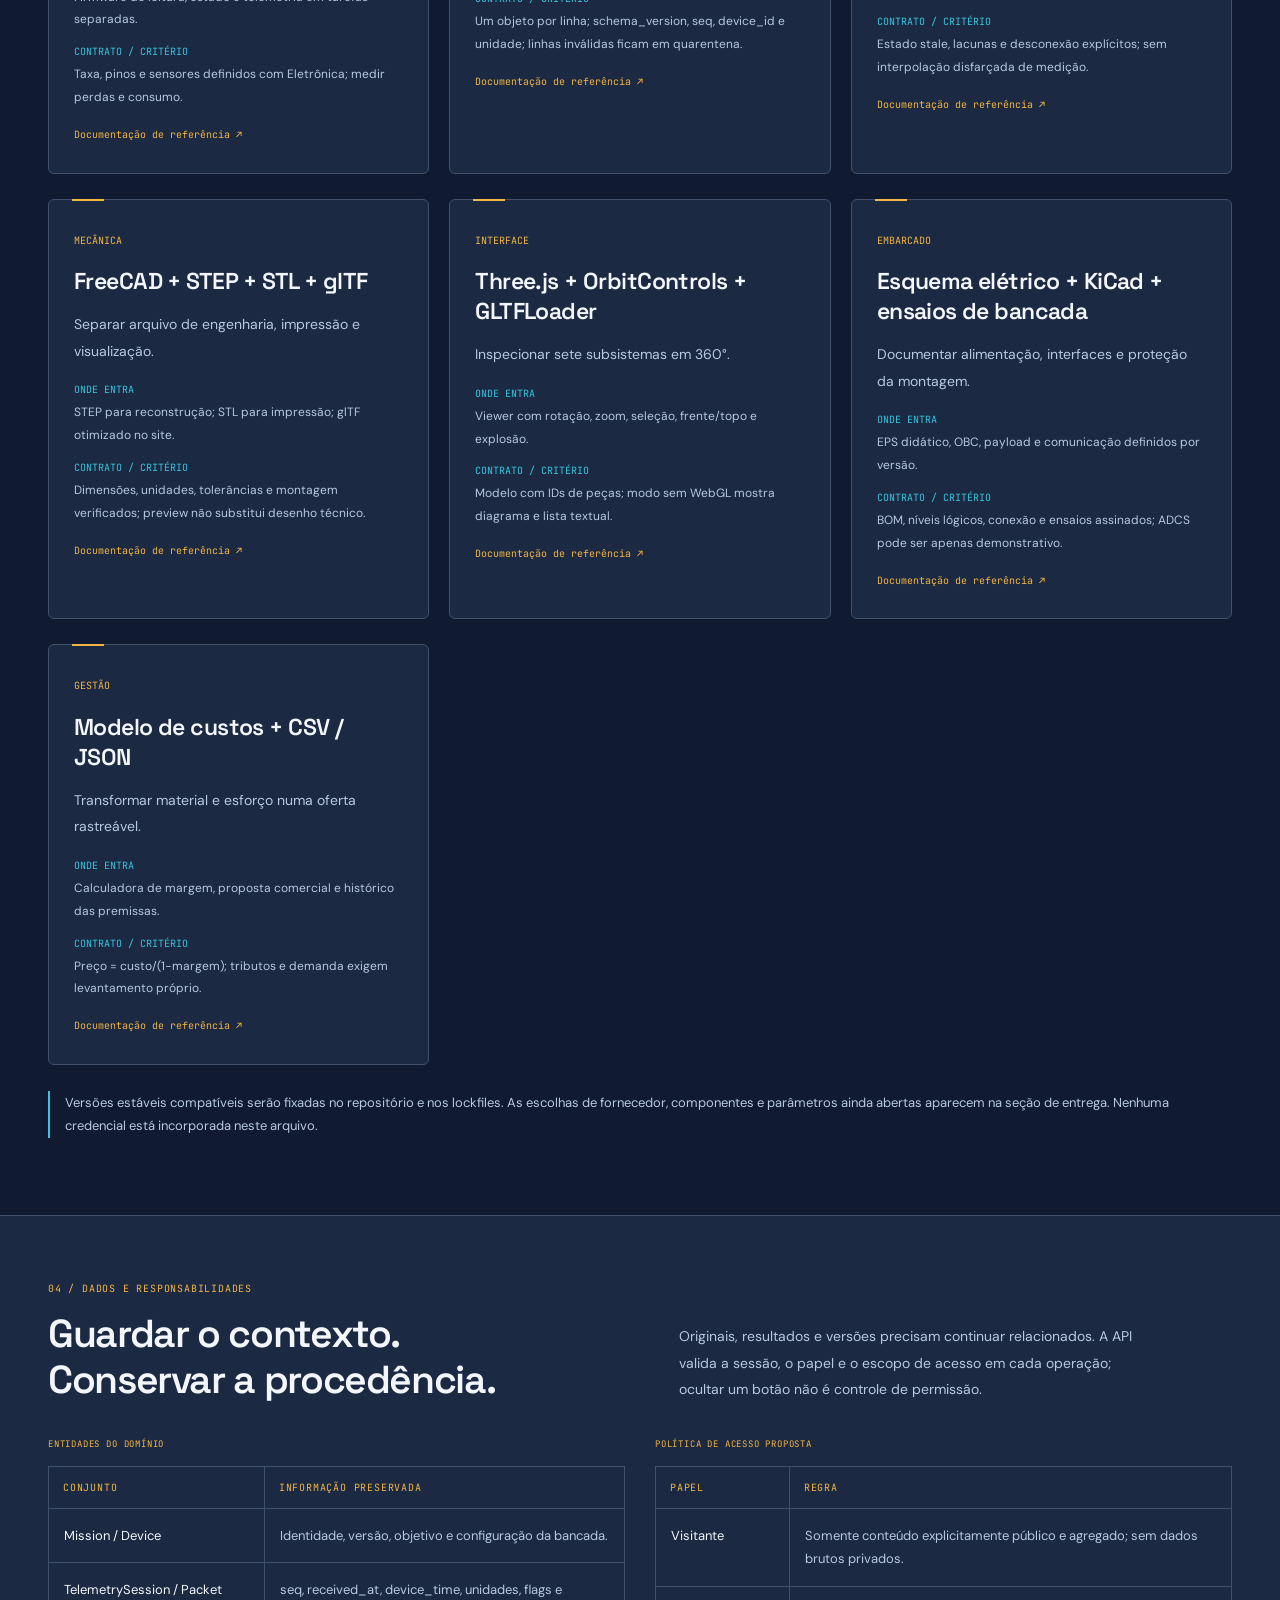
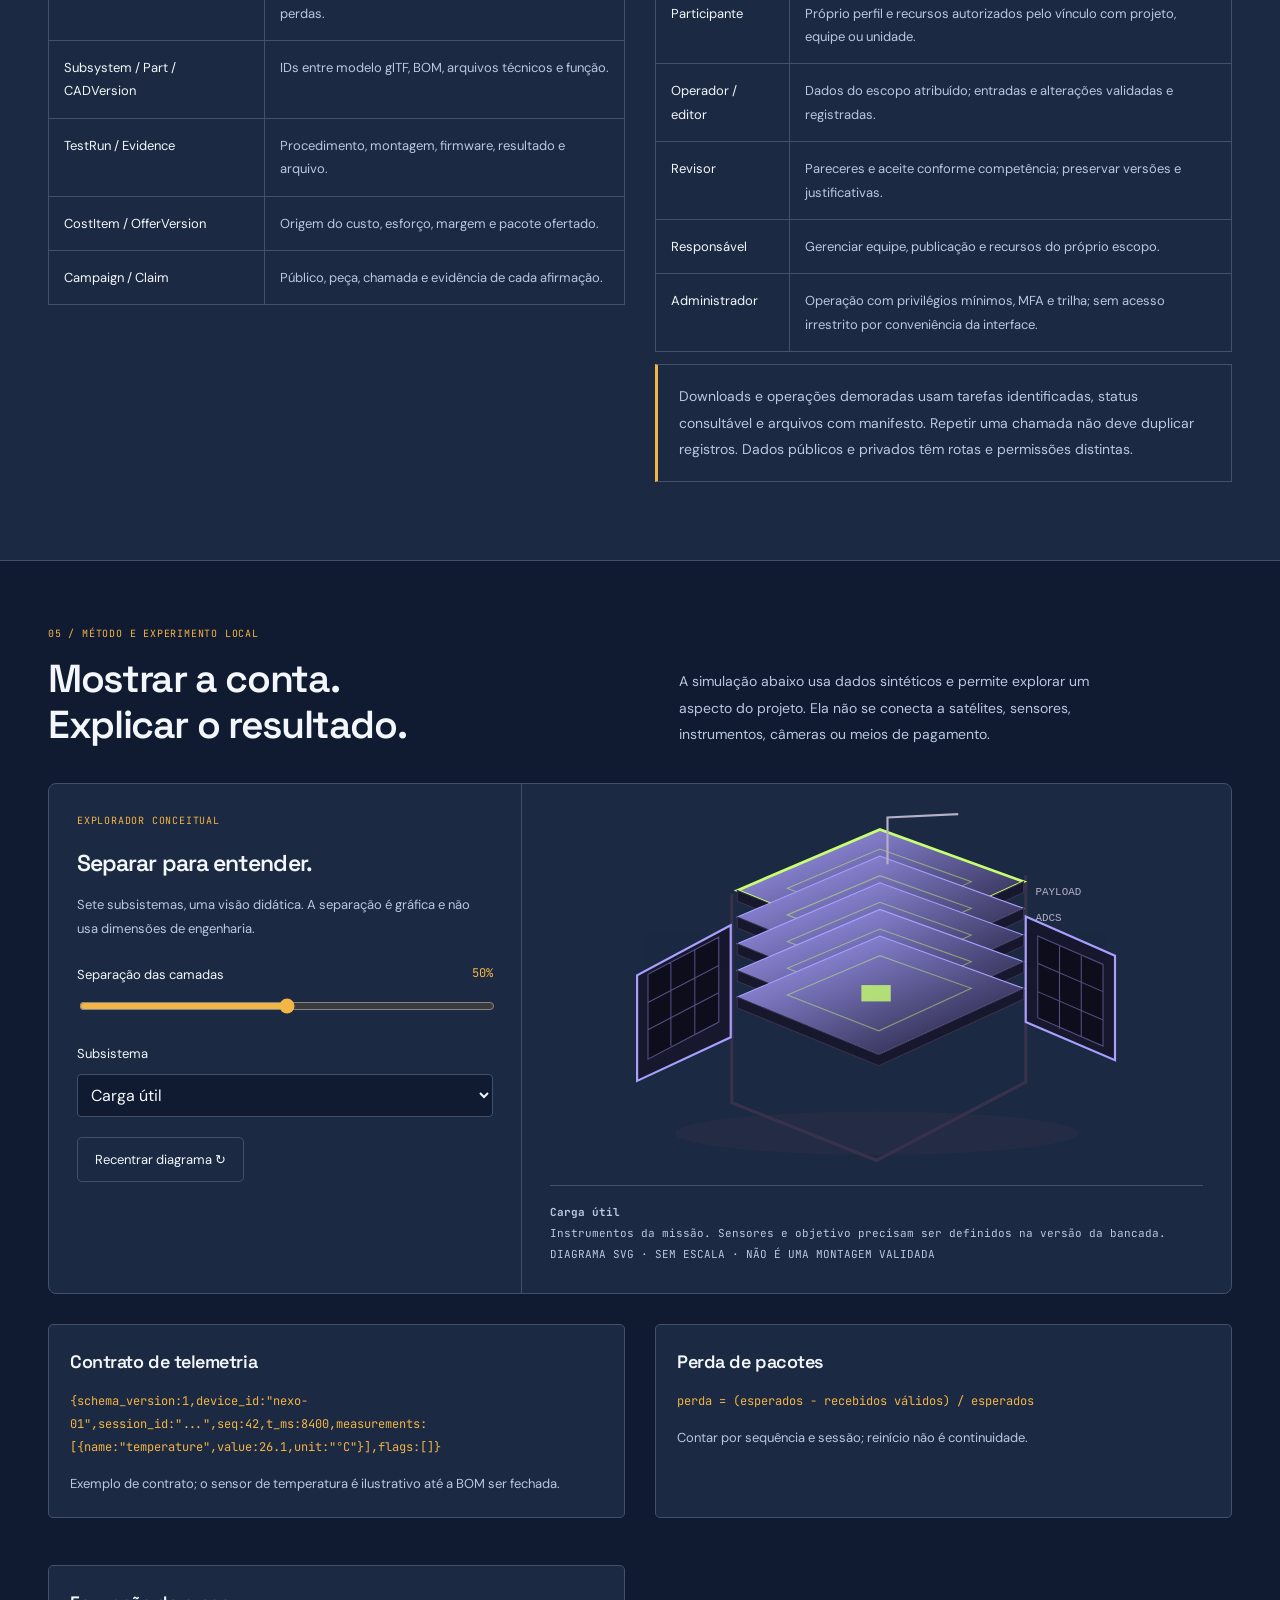
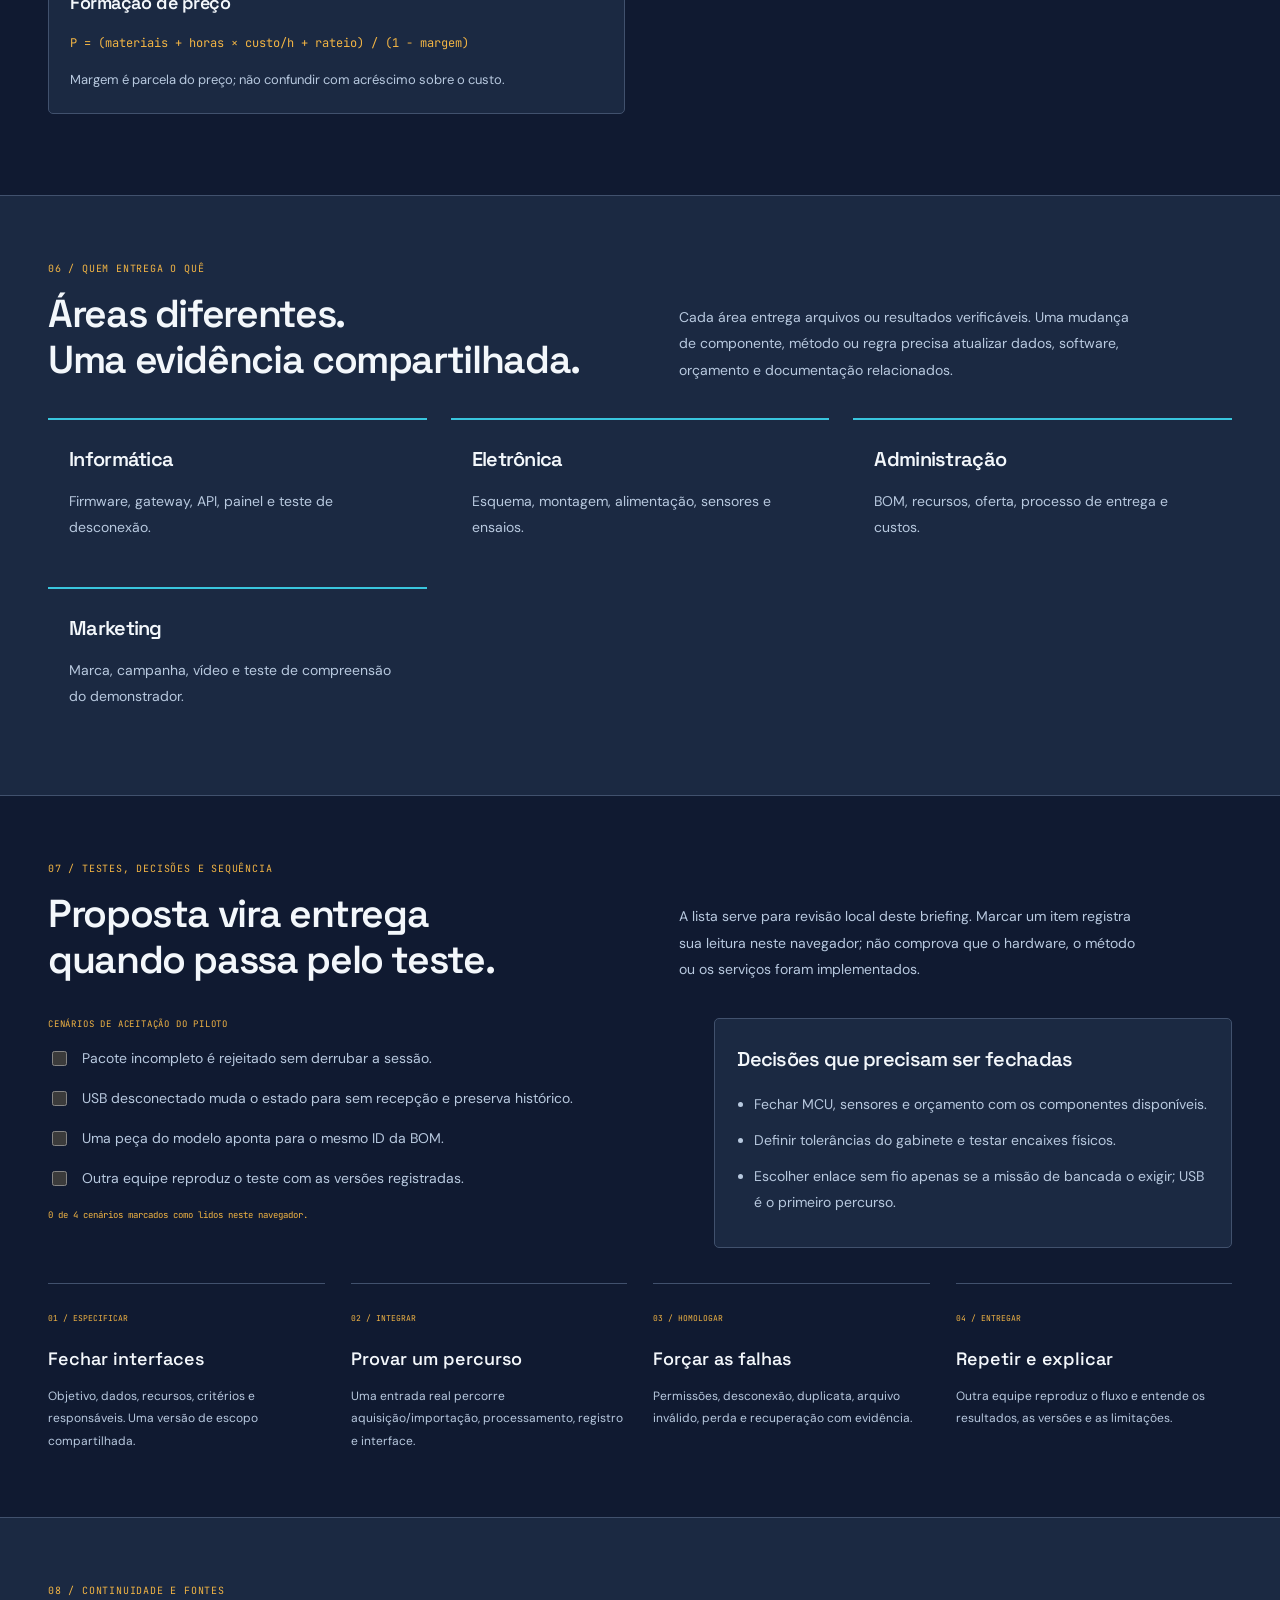
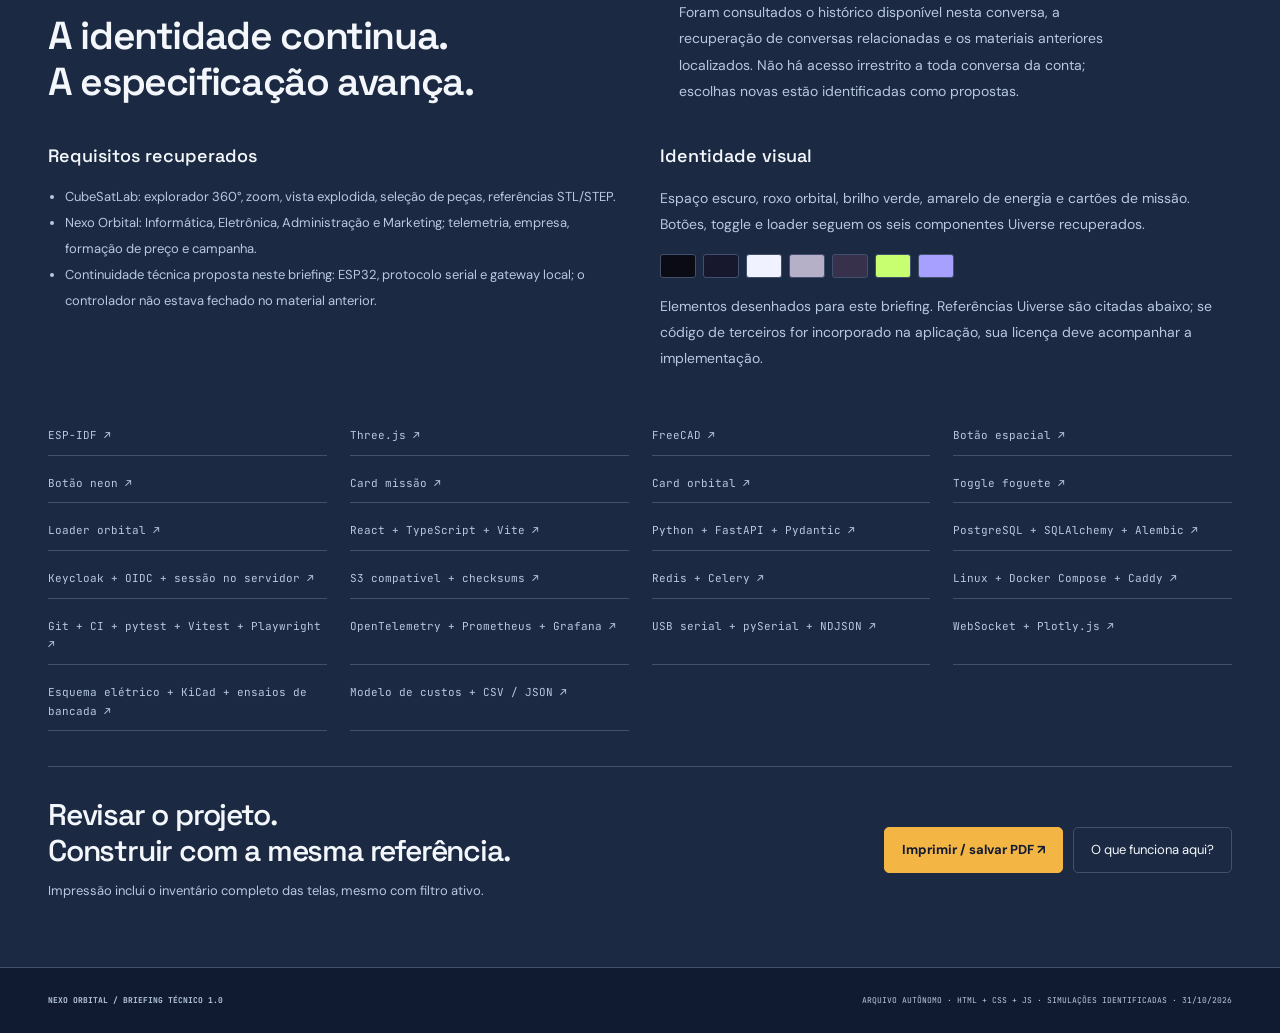
<file: briefing.html>
<!doctype html><html lang="pt-BR"><head><meta charset="utf-8"><meta name="viewport" content="width=device-width,initial-scale=1"><meta name="theme-color" content="#101A31"><meta name="description" content="Briefing técnico navegável — NEXO ORBITAL. Tecnologias, telas, arquitetura, métodos e critérios de aceite."><title>NEXO ORBITAL — Briefing técnico navegável</title><style>
:root{--bg:#101A31;--panel:#1B2942;--ink:#F3F7FB;--muted:#B8C9DF;--line:#41516D;--accent:#F3B544;--second:#39C5DD;--mono:ui-monospace,SFMono-Regular,Consolas,monospace;--sans:Inter,"Segoe UI",Arial,sans-serif;--serif:Georgia,"Times New Roman",serif;color-scheme:dark}*{box-sizing:border-box}html{scroll-behavior:smooth;scroll-padding-top:95px}body{margin:0;background:var(--bg);color:var(--ink);font:14px/1.7 var(--sans)}button,input,select{font:inherit;color:inherit}button,a,input,select{-webkit-tap-highlight-color:transparent}button,a{touch-action:manipulation}button{cursor:pointer}a{color:inherit;text-decoration:none}button:disabled{opacity:.4;cursor:default}button:focus-visible,a:focus-visible,input:focus-visible,select:focus-visible{outline:3px solid var(--second);outline-offset:4px}::selection{background:var(--accent);color:var(--bg)}.container{width:min(1240px,calc(100% - 96px));margin:auto}.skip{position:fixed;left:15px;top:-100px;z-index:100;background:var(--accent);color:var(--bg);padding:12px}.skip:focus{top:12px}.sr-only{position:absolute;width:1px;height:1px;overflow:hidden;clip-path:inset(50%);white-space:nowrap}header{position:sticky;top:0;z-index:20;background:var(--bg);border-bottom:1px solid var(--line)}.nav{height:80px;display:flex;align-items:center;gap:36px}.brand{font-size:23px;font-weight:850;letter-spacing:-.06em;display:flex;align-items:center;gap:12px;white-space:nowrap}.brand-icon{height:29px;width:29px;border:1px solid var(--accent);display:grid;place-items:center;color:var(--accent);border-radius:8px;font:18px var(--mono);transform:rotate(-8deg)}.brand small{font:7px/1.6 var(--mono);letter-spacing:.1em;white-space:normal;color:var(--muted);border-left:1px solid var(--line);padding-left:12px;margin-left:5px}.navlinks{margin-left:auto;display:flex;gap:25px;color:var(--muted);font-size:10px}.navlinks a:hover{color:var(--accent)}.menu-btn{display:none;border:1px solid var(--line);background:var(--panel);padding:7px 10px;border-radius:6px}.nav-export{border:1px solid var(--line);background:var(--panel);padding:9px 13px;font:9px var(--mono);border-radius:5px;color:var(--accent)}.eyebrow{font:9px/1.7 var(--mono);letter-spacing:.12em;text-transform:uppercase;color:var(--accent);display:block;margin-bottom:20px}.hero{position:relative;overflow:hidden;border-bottom:1px solid var(--line);padding:67px 0 0}.hero:before{content:"";position:absolute;inset:0;background-image:radial-gradient(var(--line) .7px,transparent .7px);background-size:23px 23px;opacity:.3;pointer-events:none}.hero-grid{display:grid;grid-template-columns:1.08fr 1fr;gap:35px;align-items:center;position:relative}.hero h1{font-size:clamp(40px,4.6vw,68px);line-height:1.06;letter-spacing:-.06em;font-weight:700;margin:0 0 25px;white-space:pre-line}.hero h1 em{font-style:normal;color:var(--accent)}.hero p{max-width:460px;font-size:14px;color:var(--muted);line-height:1.9}.hero-actions{display:flex;gap:12px;margin:29px 0 27px;flex-wrap:wrap}.btn{padding:12px 17px;border:1px solid var(--line);border-radius:5px;display:inline-flex;align-items:center;justify-content:center;gap:9px;background:var(--panel);color:var(--ink);font-size:11px;line-height:1.5;transition:transform .2s,border-color .2s}.btn:hover{border-color:var(--accent);transform:translateY(-2px)}.btn.primary{background:var(--accent);border-color:var(--accent);color:var(--bg);font-weight:700}.hero-diagram{min-width:0;position:relative}.hero-diagram svg{display:block;width:100%;height:auto}.diagram-caption{font:8px/1.8 var(--mono);color:var(--muted);border-left:1px solid var(--accent);padding-left:13px;margin:15px 0 10px}.hero-strip{position:relative;display:flex;gap:50px;border-top:1px solid var(--line);margin-top:40px;padding:25px 0}.hero-strip b{font:26px var(--mono);display:block;line-height:1.2}.hero-strip span{font:8px var(--mono);letter-spacing:.06em;color:var(--muted);text-transform:uppercase}.edition{margin-left:auto;max-width:220px;font:8px/1.8 var(--mono);color:var(--muted);text-align:right}.section{padding:64px 0;border-bottom:1px solid var(--line)}.section.alt{background:var(--panel)}.section-head{display:grid;grid-template-columns:1.1fr .9fr;gap:60px;align-items:end;margin-bottom:35px}.section-head h2{font-size:39px;line-height:1.15;letter-spacing:-.045em;margin:0;font-weight:600}.section-head p{font-size:12px;color:var(--muted);line-height:1.9;margin:0;max-width:460px}.section-head .eyebrow{margin-bottom:14px}.scope-grid{display:grid;grid-template-columns:repeat(3,1fr);gap:27px}.scope-item{border-top:2px solid var(--second);padding:22px 0}.scope-item h3{font-size:22px;letter-spacing:-.035em;margin:0 0 13px}.scope-item p{font-size:12px;color:var(--muted);margin:0}.scope-note{padding:18px 21px;border:1px solid var(--line);background:var(--panel);border-left:3px solid var(--accent);font-size:12px;color:var(--muted);margin-top:12px}.scope-note strong{color:var(--ink)}.subheading{font:9px var(--mono);letter-spacing:.09em;text-transform:uppercase;color:var(--accent);margin:30px 0 16px}.flow{display:grid;grid-template-columns:repeat(5,1fr);gap:20px}.flow-item{border-top:1px solid var(--line);padding-top:16px}.flow-item small{font:9px var(--mono);color:var(--accent)}.flow-item h3{font-size:18px;font-weight:550;letter-spacing:-.03em;margin:11px 0}.flow-item p{font-size:11px;color:var(--muted);margin:0}.explorer{display:grid;grid-template-columns:270px 1fr;border:1px solid var(--line);border-radius:8px;overflow:hidden}.sidebar{background:var(--panel);border-right:1px solid var(--line);min-width:0}.search-area{padding:17px;border-bottom:1px solid var(--line)}.search-area input{width:100%;border:1px solid var(--line);border-radius:5px;padding:10px 12px;font-size:11px;background:var(--bg)}.filters{display:flex;gap:6px;flex-wrap:wrap;margin-top:12px}.chip{font:9px var(--mono);border:1px solid var(--line);border-radius:4px;background:var(--bg);padding:6px 8px;line-height:1.5;color:var(--muted)}.chip[aria-pressed=true]{border-color:var(--accent);color:var(--accent)}.search-count{font:8px var(--mono);color:var(--muted);margin:11px 0 0}.screen-list{max-height:750px;overflow:auto;padding:9px;scrollbar-width:thin;scrollbar-color:var(--line) transparent}.screen-button{width:100%;display:flex;gap:12px;text-align:left;border:1px solid transparent;background:transparent;color:var(--muted);font-size:11px;line-height:1.5;padding:10px 9px;border-radius:5px;margin-bottom:3px}.screen-button span:first-child{font:9px var(--mono);color:var(--second);width:27px;flex-shrink:0;padding-top:3px}.screen-button.active{border-color:var(--line);background:var(--bg);color:var(--accent)}.screen-button:hover{border-color:var(--line)}.workspace{padding:26px;min-width:0;background:var(--bg)}.detail-top{display:flex;justify-content:space-between;gap:25px;align-items:center;margin-bottom:17px}.badge{font:8px var(--mono);text-transform:uppercase;color:var(--accent);border:1px solid var(--line);padding:5px 8px;border-radius:3px;display:inline-block}.detail-top h3{font-size:26px;letter-spacing:-.04em;font-weight:600;line-height:1.2;margin:12px 0 6px}.detail-top code{font:10px var(--mono);color:var(--muted);overflow-wrap:anywhere}.next-btn{font-size:10px;flex-shrink:0;padding:8px 12px}.screen-goal{font-size:12px;line-height:1.8;color:var(--muted);margin:0 0 20px}.mock-frame{border:1px solid var(--line);border-radius:6px;overflow:hidden;margin-bottom:22px;background:var(--panel)}.mock-bar{height:28px;display:flex;align-items:center;gap:5px;padding:0 11px;border-bottom:1px solid var(--line);font:8px var(--mono);color:var(--muted)}.mock-bar i{width:5px;height:5px;background:var(--line);border-radius:50%}.mock-bar span{margin-left:9px;white-space:nowrap;overflow:hidden;text-overflow:ellipsis}.mock{padding:20px;min-height:240px;position:relative}.mock-top{display:flex;align-items:center;justify-content:space-between;margin-bottom:20px;font-size:8px;color:var(--muted)}.mock-top b{font-weight:800;font-size:13px;letter-spacing:-.05em;color:var(--accent)}.mock-headline{font-size:20px;line-height:1.2;letter-spacing:-.035em;font-weight:600;margin:0 0 15px}.mock-content{display:grid;grid-template-columns:1.3fr 1fr;gap:20px}.mock-rows{margin:0;padding:0;list-style:none}.mock-rows li{padding:9px 10px;border:1px solid var(--line);border-radius:3px;font-size:9px;display:flex;justify-content:space-between;margin-bottom:6px;gap:15px}.mock-rows small{color:var(--accent);font:7px var(--mono);padding-top:3px}.mock-state{border:1px solid var(--line);border-radius:5px;padding:14px;background:var(--bg)}.mock-state>span{font:7px var(--mono);color:var(--muted);display:block;margin-bottom:10px}.mock-state b{font-size:18px;color:var(--accent);font-weight:500;letter-spacing:-.03em}.mock-state p{font-size:9px;line-height:1.7;color:var(--muted);margin:10px 0 0}.mock-actions{display:flex;gap:6px;flex-wrap:wrap;margin-top:17px}.mock-action{font-size:8px;border:1px solid var(--line);border-radius:3px;padding:7px 9px;background:var(--bg);color:var(--ink)}.mock-action:first-child{border-color:var(--accent);color:var(--accent)}.mock-caption{font:8px/1.7 var(--mono);color:var(--muted);margin:0 0 24px}.spec-grid{display:grid;grid-template-columns:1fr 1fr 1fr;gap:20px}.spec h4{font:8px var(--mono);text-transform:uppercase;letter-spacing:.07em;color:var(--accent);margin:0 0 12px}.spec ul{list-style:none;margin:0;padding:0}.spec li{font-size:11px;color:var(--muted);margin-bottom:7px;padding-left:11px;position:relative;line-height:1.7}.spec li:before{content:'·';color:var(--accent);position:absolute;left:0}.contract{margin-top:20px;padding-top:18px;border-top:1px solid var(--line)}.contract code{font:10px/1.8 var(--mono);overflow-wrap:anywhere;color:var(--second)}.accept{border:1px solid var(--line);border-left:2px solid var(--accent);background:var(--panel);padding:12px 14px;font-size:11px;color:var(--muted);line-height:1.8}.tech-links{display:flex;gap:7px;flex-wrap:wrap}.tech-links button{font:8px var(--mono);border:1px solid var(--line);background:var(--panel);padding:5px 7px;border-radius:3px;color:var(--muted)}.global-states{display:grid;grid-template-columns:repeat(3,1fr);gap:16px;margin-top:25px}.global-states article{border:1px solid var(--line);border-radius:5px;padding:18px}.global-states h3{font-size:13px;margin:0 0 8px;font-weight:550}.global-states p{font-size:11px;color:var(--muted);margin:0}.tech-filters{display:flex;gap:8px;flex-wrap:wrap;margin-bottom:25px}.tech-grid{display:grid;grid-template-columns:repeat(3,1fr);gap:20px}.tech-card{border:1px solid var(--line);border-radius:6px;background:var(--panel);padding:23px;scroll-margin-top:110px;position:relative}.tech-card:before{content:'';position:absolute;left:23px;top:-1px;width:32px;height:2px;background:var(--accent)}.tech-card small{font:8px var(--mono);text-transform:uppercase;color:var(--accent)}.tech-card h3{font-size:21px;font-weight:550;line-height:1.3;letter-spacing:-.035em;margin:14px 0}.tech-card p{font-size:12px;color:var(--muted);line-height:1.85}.tech-card dl{margin:19px 0 0}.tech-card dt{font:8px var(--mono);color:var(--second);text-transform:uppercase;margin-top:14px;margin-bottom:5px}.tech-card dd{font-size:10px;color:var(--muted);line-height:1.8;margin:0}.tech-card a{font:8px var(--mono);display:inline-block;margin-top:19px;color:var(--accent)}.stack-note{border-left:2px solid var(--second);padding-left:15px;font-size:11px;color:var(--muted);margin-top:26px}.data-grid{display:grid;grid-template-columns:1fr 1fr;gap:30px}.data-table{width:100%;border-collapse:collapse;font-size:11px}.data-table th{text-align:left;font:8px var(--mono);letter-spacing:.08em;color:var(--accent);padding:14px;background:var(--panel);border:1px solid var(--line)}.data-table td{padding:15px;border:1px solid var(--line);color:var(--muted);vertical-align:top;line-height:1.8}.data-table td:first-child{color:var(--ink);min-width:130px}.data-table code{font:9px var(--mono);overflow-wrap:anywhere;color:var(--second)}.method-card{border:1px solid var(--line);padding:21px;border-radius:5px;background:var(--panel);margin-bottom:17px;break-inside:avoid}.method-card h3{font-size:16px;font-weight:550;letter-spacing:-.025em;margin:0 0 12px}.method-card code{font:11px/1.9 var(--mono);display:block;overflow-wrap:anywhere;color:var(--accent)}.method-card p{font-size:11px;line-height:1.8;color:var(--muted);margin:13px 0 0}.lab{display:grid;grid-template-columns:.8fr 1.2fr;border:1px solid var(--line);border-radius:8px;overflow:hidden;background:var(--panel)}.lab-controls{padding:28px;border-right:1px solid var(--line)}.lab-controls h3{font-size:23px;line-height:1.25;letter-spacing:-.04em;margin:0 0 15px;font-weight:550}.lab-controls p{font-size:11px;color:var(--muted);line-height:1.9;margin:0 0 23px}.control{margin-bottom:20px}.control label{display:flex;justify-content:space-between;gap:20px;font-size:11px;line-height:1.6}.control output{color:var(--accent);font:11px var(--mono)}.control input[type=range]{width:100%;margin-top:12px;accent-color:var(--accent)}.control select,.control input[type=number]{width:100%;border:1px solid var(--line);background:var(--bg);padding:9px;margin-top:9px;border-radius:4px}.lab-output{padding:28px;min-width:0;align-content:center;display:grid;gap:14px}.lab-output svg{display:block;width:100%;height:auto}.lab-summary{font:10px/1.9 var(--mono);color:var(--muted);border-top:1px solid var(--line);padding-top:16px}.metrics-row{display:grid;grid-template-columns:repeat(3,1fr);gap:15px;margin-bottom:15px}.mini-metric{border:1px solid var(--line);border-radius:4px;padding:14px}.mini-metric span{font:8px var(--mono);color:var(--muted);display:block;line-height:1.6}.mini-metric b{font:24px var(--mono);color:var(--accent);display:block;margin-top:10px}.matrix{display:grid;grid-template-columns:1fr 1fr;gap:7px;max-width:350px;margin:auto;width:100%}.matrix div{padding:20px;border:1px solid var(--line);background:var(--bg)}.matrix small{font:8px var(--mono);color:var(--muted)}.matrix b{font:30px var(--mono);display:block;color:var(--accent)}.vote-buttons{display:grid;gap:8px}.vote-buttons button{padding:11px;text-align:left;font-size:11px;background:var(--bg);border:1px solid var(--line);border-radius:4px}.vote-buttons button[aria-pressed=true]{border-color:var(--accent);color:var(--accent)}.team-grid{display:grid;grid-template-columns:repeat(3,1fr);gap:24px}.team-card{padding:21px;border-top:2px solid var(--second);background:var(--panel)}.team-card h3{font-size:20px;font-weight:550;letter-spacing:-.035em;margin:0 0 12px}.team-card p{font-size:12px;color:var(--muted);line-height:1.85;margin:0}.delivery-grid{display:grid;grid-template-columns:1.2fr 1fr;gap:45px}.checks{display:grid;gap:14px}.check{display:flex;gap:12px;font-size:12px;align-items:flex-start;color:var(--muted)}.check input{margin-top:5px;accent-color:var(--accent);width:15px;height:15px;flex-shrink:0}.decisions{padding:22px;border:1px solid var(--line);background:var(--panel);border-radius:5px}.decisions h3{font-size:20px;letter-spacing:-.035em;font-weight:550;margin:0 0 15px}.decisions ul{margin:0;padding-left:17px;font-size:12px;color:var(--muted);line-height:1.9}.decisions li{margin-bottom:10px}.review-count{font:9px var(--mono);color:var(--accent);margin-top:18px}.phases{display:grid;grid-template-columns:repeat(4,1fr);gap:26px;margin-top:35px}.phase{border-top:1px solid var(--line);padding-top:18px}.phase small{font:8px var(--mono);color:var(--accent)}.phase h3{font-size:18px;font-weight:550;margin:12px 0 9px}.phase p{font-size:11px;color:var(--muted);margin:0}.history-grid{display:grid;grid-template-columns:1fr 1fr;gap:40px}.history-grid ul{margin:0;padding-left:17px;color:var(--muted);font-size:11px;line-height:2}.identity-swatch{display:flex;gap:7px;margin:16px 0}.identity-swatch i{width:36px;height:24px;border:1px solid var(--line);border-radius:3px}.history-grid h3{font-size:18px;font-weight:550;margin:0 0 12px}.history-grid p{font-size:12px;color:var(--muted);line-height:1.9}.references{display:grid;grid-template-columns:repeat(4,1fr);gap:8px 23px;margin-top:30px}.references a{font:9px/1.7 var(--mono);border-bottom:1px solid var(--line);padding:10px 0;color:var(--muted)}.references a:hover{color:var(--accent)}.closing{display:flex;justify-content:space-between;align-items:center;gap:30px;margin-top:35px;padding-top:30px;border-top:1px solid var(--line)}.closing h2{font-size:30px;letter-spacing:-.04em;font-weight:550;line-height:1.2;margin:0 0 10px}.closing p{font-size:11px;color:var(--muted);margin:0}.closing-actions{display:flex;gap:10px;flex-wrap:wrap}footer{padding:25px 0;font:8px/1.9 var(--mono);color:var(--muted)}.footer-inner{display:flex;justify-content:space-between;gap:30px}.toast{position:fixed;bottom:25px;left:50%;transform:translate(-50%,20px);max-width:calc(100% - 32px);padding:12px 20px;border:1px solid var(--accent);background:var(--panel);color:var(--ink);font-size:11px;z-index:50;border-radius:6px;opacity:0;pointer-events:none;transition:.2s}.toast.show{opacity:1;transform:translate(-50%,0)}dialog{background:var(--panel);color:var(--ink);border:1px solid var(--line);border-radius:10px;padding:30px;max-width:580px;width:calc(100% - 32px)}dialog::backdrop{background:#000a;backdrop-filter:blur(5px)}dialog h2{font-size:26px;letter-spacing:-.035em;margin:0 0 20px}dialog p{font-size:12px;line-height:1.9;color:var(--muted)}.print-appendix{display:none}noscript{display:block;background:var(--accent);color:var(--bg);padding:14px;text-align:center}
body[data-theme=coro] h1,body[data-theme=coro] .section-head h2{font-family:var(--serif);font-weight:400;letter-spacing:-.055em}body[data-theme=coro] .hero:before{background-image:repeating-linear-gradient(90deg,transparent,transparent 79px,var(--line) 80px);opacity:.22}body[data-theme=mesaar] .hero h1{font-weight:750}body[data-theme=mesaar] .btn,body[data-theme=mesaar] .lab,body[data-theme=mesaar] .tech-card{box-shadow:3px 3px 0 #282b28;border:1px solid #282b28;border-radius:6px}body[data-theme=mesaar] .btn.primary{background:#74dba0;color:#20342b}body[data-theme=esp32] .hero h1{font-family:var(--serif);font-weight:700;letter-spacing:-.055em;font-size:clamp(48px,5.8vw,83px);color:#fff1d7}body[data-theme=esp32] .hero{background:radial-gradient(ellipse at 80% 80%,#6b255230,transparent 65%)}body[data-theme=esp32] .btn,body[data-theme=esp32] .chip{border-radius:30px}body[data-theme=esp32] .brand{font-family:var(--serif);font-size:29px}body[data-theme=esp32] .section-head h2{font-family:var(--serif);font-size:43px}body[data-theme=cubesat] .btn.primary{background:linear-gradient(135deg,#d6ff9d,#F3B544);box-shadow:0 0 30px #F3B54416}body[data-theme=cubesat] .hero:before{background-image:radial-gradient(#d1c8ff 1px,transparent 1px);background-size:70px 57px;opacity:.12}body[data-theme=ionolab] .hero:before{background-image:linear-gradient(var(--line) 1px,transparent 1px),linear-gradient(90deg,var(--line) 1px,transparent 1px);background-size:50px 50px;opacity:.15}
@media(min-width:1600px){.hero{padding-top:85px}.hero h1{font-size:76px}.section{padding:80px 0}}@media(max-width:1100px){.container{width:calc(100% - 52px)}.nav{gap:22px}.navlinks{gap:17px}.brand{font-size:20px}.brand small{display:none}.tech-grid{grid-template-columns:1fr 1fr}.hero h1{font-size:50px}.hero-grid{gap:20px}.section-head{gap:30px}.explorer{grid-template-columns:235px 1fr}.workspace{padding:22px}.mock-content{gap:12px}.mock{padding:17px}.references{grid-template-columns:repeat(3,1fr)}}@media(max-width:760px){html{scroll-padding-top:80px}.container{width:calc(100% - 36px)}.nav{height:68px;gap:13px}.brand{font-size:22px}.brand small{display:block;font-size:6px}.navlinks{position:absolute;top:68px;left:0;right:0;background:var(--panel);padding:20px;border-bottom:1px solid var(--line);display:none;flex-wrap:wrap;font-size:12px;gap:20px}.navlinks.open{display:flex}.menu-btn{display:block;margin-left:auto}.nav-export{display:none}.hero{padding-top:40px}.hero-grid{grid-template-columns:1fr;gap:15px}.hero h1{font-size:48px;max-width:550px;line-height:1.06}.hero p{font-size:13px}.eyebrow{font-size:8px;margin-bottom:20px}.hero-diagram{max-width:520px;width:100%;margin:auto}.hero-actions{margin-top:25px}.diagram-caption{font-size:8px}.hero-strip{margin-top:24px;padding:22px 0;gap:35px}.hero-strip b{font-size:23px}.hero-strip span{font-size:7px}.edition{display:none}.section{padding:43px 0}.section-head{grid-template-columns:1fr;gap:20px;margin-bottom:27px}.section-head h2{font-size:33px}.section-head p{font-size:12px;line-height:1.9}.scope-grid{grid-template-columns:1fr;gap:8px}.scope-item{padding:20px 0}.scope-item h3{font-size:21px}.scope-item p{font-size:12px}.scope-note{padding:17px;font-size:11px}.flow{grid-template-columns:1fr 1fr;gap:22px}.flow-item:last-child{grid-column:1/-1}.flow-item h3{font-size:17px}.explorer{grid-template-columns:1fr}.sidebar{border-right:0;border-bottom:1px solid var(--line)}.screen-list{max-height:190px;padding:8px;display:grid;grid-template-columns:1fr 1fr;gap:3px}.screen-button{font-size:10px;padding:8px}.search-area{padding:17px}.workspace{padding:21px 17px}.detail-top{gap:15px;align-items:flex-start}.detail-top h3{font-size:23px}.next-btn{font-size:9px;padding:7px 9px;max-width:82px}.badge{font-size:7px}.mock{padding:15px;min-height:250px}.mock-content{grid-template-columns:1fr .9fr;gap:10px}.mock-headline{font-size:18px}.mock-state{padding:11px}.mock-state b{font-size:16px}.mock-state p{font-size:8px}.mock-rows li{font-size:8px;padding:8px}.mock-rows small{font-size:6px}.spec-grid{grid-template-columns:1fr;gap:18px}.spec ul{display:flex;gap:10px 16px;flex-wrap:wrap}.spec li{font-size:11px;margin:0}.spec h4{margin-bottom:8px}.contract code{font-size:9px}.global-states{grid-template-columns:1fr 1fr;gap:12px}.global-states article{padding:15px}.global-states h3{font-size:12px}.global-states p{font-size:10px}.tech-grid{grid-template-columns:1fr;gap:18px}.tech-card{padding:23px}.tech-card h3{font-size:22px}.tech-card p{font-size:12px}.tech-card dd{font-size:11px}.tech-card a{font-size:9px}.tech-filters{gap:6px}.chip{font-size:8px}.data-grid{grid-template-columns:1fr;gap:25px}.data-table{font-size:10px}.data-table th,.data-table td{padding:12px}.data-table td:first-child{min-width:100px}.lab{grid-template-columns:1fr}.lab-controls{padding:22px;border-right:0;border-bottom:1px solid var(--line)}.lab-output{padding:22px}.metrics-row{gap:8px}.mini-metric{padding:12px}.mini-metric b{font-size:22px}.mini-metric span{font-size:7px}.lab-summary{font-size:9px}.team-grid{grid-template-columns:1fr 1fr;gap:16px}.team-card{padding:18px}.team-card h3{font-size:18px}.team-card p{font-size:11px}.delivery-grid{grid-template-columns:1fr;gap:27px}.phases{grid-template-columns:1fr 1fr;gap:27px}.history-grid{grid-template-columns:1fr;gap:25px}.references{grid-template-columns:1fr 1fr;gap:0 20px}.closing{display:block}.closing h2{font-size:27px}.closing-actions{margin-top:23px}.footer-inner{display:block}.footer-inner span{display:block;margin-top:12px}body[data-theme=esp32] .hero h1{font-size:59px}body[data-theme=esp32] .section-head h2{font-size:35px}}@media(max-width:360px){.hero h1{font-size:42px}.container{width:calc(100% - 28px)}.brand small{display:none}.hero-strip{gap:22px}.mock-content{grid-template-columns:1fr}.mock-state{display:none}.team-grid{grid-template-columns:1fr}.screen-list{grid-template-columns:1fr}.section-head h2{font-size:30px}}
@media(prefers-reduced-motion:reduce){html{scroll-behavior:auto}*,*:before,*:after{animation:none!important;transition:none!important}}
@media print{*{print-color-adjust:exact;-webkit-print-color-adjust:exact}header,.hero-actions,.hero-diagram,.explorer,.global-states,.tech-filters,.lab,.checks,.review-count,.closing,.toast,dialog,footer,.skip{display:none!important}body{background:white;color:#212121;font-size:10pt}.container{width:100%}.hero{padding:25px 0;background:white!important}.hero:before{display:none}.hero-grid{display:block}.hero h1{color:#26212a!important;font-size:38px!important}.hero p,.scope-item p,.section-head p,.flow-item p,.team-card p,.phase p,.history-grid p,.history-grid ul{color:#555;font-size:10px}.hero-strip b{color:#222}.section{padding:24px 0;background:white!important;break-before:auto}.section-head{margin-bottom:20px}.section-head h2{font-size:26px!important;color:#333}.eyebrow,.subheading{color:#734a7a}.scope-note,.tech-card,.method-card,.team-card,.decisions{background:#faf8f5;color:#333;border-color:#ccc}.scope-note,.decisions ul{color:#555}.scope-note strong{color:#333}.scope-grid{gap:25px}.scope-item h3{font-size:18px}.flow{gap:17px}.flow-item h3{font-size:15px}.tech-grid{grid-template-columns:1fr 1fr;gap:15px}.tech-card{padding:17px;break-inside:avoid;box-shadow:none!important}.tech-card h3{font-size:18px}.tech-card p,.tech-card dd{font-size:10px;color:#555}.tech-card dt,.tech-card a,.tech-card small{color:#805078}.method-card{padding:17px}.method-card code{color:#6f4277;font-size:10px}.method-card p{color:#555;font-size:10px}.data-grid{display:block}.data-table{font-size:10px}.data-table th{color:#774a72;background:#f3eff4}.data-table td,.data-table td:first-child{color:#555;border-color:#ccc}.team-grid{gap:15px}.team-card h3{font-size:17px}.delivery-grid{display:block}.decisions{margin-bottom:20px}.decisions h3{font-size:18px}.phases{gap:20px}.phase h3{font-size:16px}.references{grid-template-columns:1fr 1fr}.references a{color:#71496f;font-size:8px}.history-grid{gap:25px}.print-appendix{display:block;padding:25px 0}.print-appendix h2{font-size:25px;margin:0 0 20px;color:#333}.print-screen{border-top:1px solid #ccc;padding:17px 0;break-inside:avoid}.print-screen h3{font-size:16px;color:#4a3452;margin:0 0 6px}.print-screen p{font-size:10px;color:#555;line-height:1.7}.print-screen code{font-size:9px;color:#764775;overflow-wrap:anywhere}.print-screen strong{color:#333}}
</style><style id="friendly-typography">@font-face{font-family:'Space Grotesk';font-style:normal;font-weight:300 700;font-display:swap;src:url([data-uri]) format('woff')}
@font-face{font-family:'DM Sans';font-style:normal;font-weight:100 1000;font-display:swap;src:url([data-uri]) format('woff')}
@font-face{font-family:'JetBrains Mono';font-style:normal;font-weight:100 800;font-display:swap;src:url([data-uri]) format('woff')}
:root{--display:'Space Grotesk',Georgia,serif;--body:'DM Sans','Segoe UI',sans-serif;--sans:var(--body);--serif:var(--display);--mono:'JetBrains Mono',Consolas,monospace}
body{font-family:var(--body);font-size:16px;line-height:1.8;font-kerning:normal;text-rendering:optimizeLegibility;-webkit-font-smoothing:antialiased}button,input,select,textarea{font-family:var(--body)}h1,h2,h3,h4,.brand,.logo{font-family:var(--display);font-kerning:normal}p{letter-spacing:0}.navlinks{font-size:12px;gap:22px}.hero p,.hero-description{font-size:16px;line-height:1.9}.hero h1{font-family:var(--display);font-weight:700;letter-spacing:-.045em;line-height:1.12}.section-head h2{font-family:var(--display);font-weight:600;letter-spacing:-.035em;line-height:1.18}.section-head p,.scope-item p,.scope-note{font-size:14px;line-height:1.9}.btn{font-size:13px;padding:12px 17px}.eyebrow,.hero-kicker{font-size:10px;letter-spacing:.08em}.scope-item h3,.team-card h3{font-family:var(--display);font-weight:600}.flow-item p,.phase p,.global-states p{font-size:12px;line-height:1.9}.flow-item h3{font-family:var(--display);font-weight:600}.screen-button,.screen-list-button{font-family:var(--body);font-size:12px;line-height:1.6}.screen-list-button .screen-id,.screen-button span:first-child{font-size:10px}.search-area input,.search-wrap input{font-size:13px}.chip,.filter-button{font-size:10px}.screen-goal{font-size:14px;line-height:1.85}.detail-top h3,.screen-detail-top h3{font-family:var(--display);font-weight:600}.detail-top code,.screen-detail-top code{font-size:11px}.spec h4,.screen-spec h4{font-size:10px}.spec li,.screen-spec li{font-size:13px;line-height:1.8}.contract code,.screen-contract code{font-size:11px}.accept,.screen-contract p{font-size:13px;line-height:1.9}.tech-links button,.screen-tech-links button{font-size:10px}.tech-card h3{font-family:var(--display);font-size:23px;letter-spacing:-.025em;font-weight:600;line-height:1.3}.tech-card p,.tech-card>p{font-size:14px;line-height:1.9}.tech-card dd{font-size:12px;line-height:1.9}.tech-card dt,.tech-card small,.tech-card .tech-category{font-size:10px}.tech-card>a{font-size:10px}.data-table{font-size:13px}.data-table th{font-size:10px}.method-card h3{font-family:var(--display);font-size:18px;font-weight:600}.method-card p{font-size:13px;line-height:1.9}.method-card code{font-size:12px}.lab-controls h3{font-family:var(--display);font-weight:600}.lab-controls p{font-size:13px;line-height:1.9}.control label{font-size:13px}.control output{font-size:12px}.lab-summary{font-size:11px;line-height:1.9}.team-card p,.check,.decisions li,.history-grid p{font-size:14px;line-height:1.85}.history-grid li{font-size:13px}.references a{font-size:11px}.stack-note{font-size:13px}.closing p{font-size:13px}.mock-top b,.mock-headline{font-family:var(--display)}.mock-headline{font-size:21px}.mock-rows li{font-size:11px}.mock-rows small{font-size:8px}.mock-action{font-size:11px}.mock-state p{font-size:11px}.mock-state b{font-size:19px}.mock-caption{font-size:9px}.mock-card-grid b,.mock-tile b{font-size:9px}.mock-form p,.mock-caption,.mock-notice{line-height:1.8}.badge,.tag{font-size:9px}.global-states h3,.global-state h3{font-family:var(--display)}.scope-grid,.tech-grid,.team-grid{row-gap:25px}.tech-card{padding:25px}.hero-strip span,.hero-meta{font-size:9px}.brand small,.logo small{font-size:8px}.hero-diagram .diagram-caption{font-size:9px}.screen-count,.search-count{font-size:10px}.poster-caption h3{font-family:var(--display);font-size:14px;line-height:1.5;font-weight:600}.poster-caption p{font-size:11px}.work-modal-info h3{font-family:var(--display)}.work-modal-info p{font-size:14px}.work-modal-info .meta{font-size:10px}.player-toolbar p,.reader-note{font-size:12px}.reader-counter{font-size:12px}.player-tools,.local-file-label{font-size:12px}.manga-page>h3{font-family:var(--display)}.manga-panel .bubble,.manga-panel .caption{font-family:var(--body);font-size:12px}.toast{font-size:13px}.about-grid p,dialog p{font-size:14px}.references-footer{font-size:11px}.pipeline-status{font-size:12px}.pipe-step h4{font-family:var(--display);font-size:14px}.pipe-step p{font-size:12px}.pipe-step small{font-size:9px}.arch-node strong,.arch-info h3{font-family:var(--display)}.arch-node small{font-size:11px}.arch-info p{font-size:13px}.scope-item,.tech-card{overflow-wrap:break-word}
@media(min-width:1101px){.hero h1{font-size:clamp(45px,4.5vw,66px)}.nav{gap:25px}.hero-grid{grid-template-columns:1.12fr 1fr;gap:30px}.section-head{grid-template-columns:1.05fr 1fr;gap:50px}}
@media(max-width:1100px){.navlinks{gap:15px;font-size:11px}.tech-card h3{font-size:22px}.hero h1{font-size:48px}.brand,.logo{font-size:21px}}
@media(max-width:760px){.hero h1{font-size:43px;line-height:1.13}.hero p,.hero-description{font-size:15px;line-height:1.9}.section-head h2{font-size:33px;line-height:1.2}.section-head p,.scope-item p,.scope-note{font-size:14px}.navlinks{font-size:14px;gap:20px}.brand,.logo{font-size:21px}.brand small,.logo small{font-size:7px}.brand-icon{width:25px;height:25px}.nav{gap:12px}.btn{font-size:12px;padding:11px 14px}.hero-strip{gap:25px}.hero-strip span{font-size:8px}.screen-list{grid-template-columns:1fr}.screen-button,.screen-list-button{font-size:12px}.spec li,.screen-spec li{font-size:13px}.workspace,.screen-workspace{padding:22px 17px}.detail-top h3,.screen-detail-top h3{font-size:24px}.screen-goal{font-size:14px}.chip,.filter-button{font-size:10px}.mock-content{grid-template-columns:1fr}.mock-state{display:none}.mock-rows li{font-size:11px}.mock-action{font-size:10px}.tech-card h3{font-size:23px}.tech-card p,.tech-card>p{font-size:14px}.tech-card dd{font-size:12px}.data-table{font-size:12px}.team-card p,.check,.decisions li{font-size:13px}.references a{font-size:10px}.lab-summary{font-size:11px}.lab-controls p{font-size:13px}.poster-caption h3{font-size:12px}.poster-caption p{font-size:10px}.hero-meta{font-size:8px;gap:20px}.mock-caption{font-size:9px}.manga-panel .bubble,.manga-panel .caption{font-size:11px}.reader-note,.player-toolbar p{font-size:11px}.work-modal-info p{font-size:13px}.reader-controls{gap:8px}.team-grid{grid-template-columns:1fr}.phases{gap:25px}.closing p{font-size:13px}}
@media(max-width:360px){.hero h1{font-size:37px}.brand small,.logo small{display:none}.brand,.logo{font-size:20px}.hero-strip{gap:17px}.hero-strip span{font-size:7px}.hero-meta{gap:14px}.mock-navbar .mock-navlinks{gap:5px}}
@media print{body{font-size:10pt}.hero h1{font-size:36px!important}.hero p,.hero-description,.section-head p,.scope-item p,.scope-note{font-size:10pt}.tech-card h3{font-size:17px}.tech-card p,.tech-card>p,.tech-card dd,.method-card p,.team-card p,.data-table{font-size:9pt}.tech-card dt,.tech-card small{font-size:8pt}.navlinks{display:none}.print-screen p{font-size:9pt}.print-screen h3{font-family:var(--display)}}
</style><!-- EMBEDDED FONT LICENSES / SIL OPEN FONT LICENSE 1.1
Copyright 2020 The Space Grotesk Project Authors (https://github.com/floriankarsten/space-grotesk)

This Font Software is licensed under the SIL Open Font License, Version 1.1.
This license is copied below, and is also available with a FAQ at:
http://scripts.sil.org/OFL


-----------------------------------------------------------
SIL OPEN FONT LICENSE Version 1.1 - 26 February 2007
-----------------------------------------------------------

PREAMBLE
The goals of the Open Font License (OFL) are to stimulate worldwide
development of collaborative font projects, to support the font creation
efforts of academic and linguistic communities, and to provide a free and
open framework in which fonts may be shared and improved in partnership
with others.

The OFL allows the licensed fonts to be used, studied, modified and
redistributed freely as long as they are not sold by themselves. The
fonts, including any derivative works, can be bundled, embedded, 
redistributed and/or sold with any software provided that any reserved
names are not used by derivative works. The fonts and derivatives,
however, cannot be released under any other type of license. The
requirement for fonts to remain under this license does not apply
to any document created using the fonts or their derivatives.

DEFINITIONS
"Font Software" refers to the set of files released by the Copyright
Holder(s) under this license and clearly marked as such. This may
include source files, build scripts and documentation.

"Reserved Font Name" refers to any names specified as such after the
copyright statement(s).

"Original Version" refers to the collection of Font Software components as
distributed by the Copyright Holder(s).

"Modified Version" refers to any derivative made by adding to, deleting,
or substituting -- in part or in whole -- any of the components of the
Original Version, by changing formats or by porting the Font Software to a
new environment.

"Author" refers to any designer, engineer, programmer, technical
writer or other person who contributed to the Font Software.

PERMISSION & CONDITIONS
Permission is hereby granted, free of charge, to any person obtaining
a copy of the Font Software, to use, study, copy, merge, embed, modify,
redistribute, and sell modified and unmodified copies of the Font
Software, subject to the following conditions:

1) Neither the Font Software nor any of its individual components,
in Original or Modified Versions, may be sold by itself.

2) Original or Modified Versions of the Font Software may be bundled,
redistributed and/or sold with any software, provided that each copy
contains the above copyright notice and this license. These can be
included either as stand-alone text files, human-readable headers or
in the appropriate machine-readable metadata fields within text or
binary files as long as those fields can be easily viewed by the user.

3) No Modified Version of the Font Software may use the Reserved Font
Name(s) unless explicit written permission is granted by the corresponding
Copyright Holder. This restriction only applies to the primary font name as
presented to the users.

4) The name(s) of the Copyright Holder(s) or the Author(s) of the Font
Software shall not be used to promote, endorse or advertise any
Modified Version, except to acknowledge the contribution(s) of the
Copyright Holder(s) and the Author(s) or with their explicit written
permission.

5) The Font Software, modified or unmodified, in part or in whole,
must be distributed entirely under this license, and must not be
distributed under any other license. The requirement for fonts to
remain under this license does not apply to any document created
using the Font Software.

TERMINATION
This license becomes null and void if any of the above conditions are
not met.

DISCLAIMER
THE FONT SOFTWARE IS PROVIDED "AS IS", WITHOUT WARRANTY OF ANY KIND,
EXPRESS OR IMPLIED, INCLUDING BUT NOT LIMITED TO ANY WARRANTIES OF
MERCHANTABILITY, FITNESS FOR A PARTICULAR PURPOSE AND NONINFRINGEMENT
OF COPYRIGHT, PATENT, TRADEMARK, OR OTHER RIGHT. IN NO EVENT SHALL THE
COPYRIGHT HOLDER BE LIABLE FOR ANY CLAIM, DAMAGES OR OTHER LIABILITY,
INCLUDING ANY GENERAL, SPECIAL, INDIRECT, INCIDENTAL, OR CONSEQUENTIAL
DAMAGES, WHETHER IN AN ACTION OF CONTRACT, TORT OR OTHERWISE, ARISING
FROM, OUT OF THE USE OR INABILITY TO USE THE FONT SOFTWARE OR FROM
OTHER DEALINGS IN THE FONT SOFTWARE.

Copyright 2014 The DM Sans Project Authors (https://github.com/googlefonts/dm-fonts)

This Font Software is licensed under the SIL Open Font License, Version 1.1.
This license is copied below, and is also available with a FAQ at:
https://scripts.sil.org/OFL


-----------------------------------------------------------
SIL OPEN FONT LICENSE Version 1.1 - 26 February 2007
-----------------------------------------------------------

PREAMBLE
The goals of the Open Font License (OFL) are to stimulate worldwide
development of collaborative font projects, to support the font creation
efforts of academic and linguistic communities, and to provide a free and
open framework in which fonts may be shared and improved in partnership
with others.

The OFL allows the licensed fonts to be used, studied, modified and
redistributed freely as long as they are not sold by themselves. The
fonts, including any derivative works, can be bundled, embedded, 
redistributed and/or sold with any software provided that any reserved
names are not used by derivative works. The fonts and derivatives,
however, cannot be released under any other type of license. The
requirement for fonts to remain under this license does not apply
to any document created using the fonts or their derivatives.

DEFINITIONS
"Font Software" refers to the set of files released by the Copyright
Holder(s) under this license and clearly marked as such. This may
include source files, build scripts and documentation.

"Reserved Font Name" refers to any names specified as such after the
copyright statement(s).

"Original Version" refers to the collection of Font Software components as
distributed by the Copyright Holder(s).

"Modified Version" refers to any derivative made by adding to, deleting,
or substituting -- in part or in whole -- any of the components of the
Original Version, by changing formats or by porting the Font Software to a
new environment.

"Author" refers to any designer, engineer, programmer, technical
writer or other person who contributed to the Font Software.

PERMISSION & CONDITIONS
Permission is hereby granted, free of charge, to any person obtaining
a copy of the Font Software, to use, study, copy, merge, embed, modify,
redistribute, and sell modified and unmodified copies of the Font
Software, subject to the following conditions:

1) Neither the Font Software nor any of its individual components,
in Original or Modified Versions, may be sold by itself.

2) Original or Modified Versions of the Font Software may be bundled,
redistributed and/or sold with any software, provided that each copy
contains the above copyright notice and this license. These can be
included either as stand-alone text files, human-readable headers or
in the appropriate machine-readable metadata fields within text or
binary files as long as those fields can be easily viewed by the user.

3) No Modified Version of the Font Software may use the Reserved Font
Name(s) unless explicit written permission is granted by the corresponding
Copyright Holder. This restriction only applies to the primary font name as
presented to the users.

4) The name(s) of the Copyright Holder(s) or the Author(s) of the Font
Software shall not be used to promote, endorse or advertise any
Modified Version, except to acknowledge the contribution(s) of the
Copyright Holder(s) and the Author(s) or with their explicit written
permission.

5) The Font Software, modified or unmodified, in part or in whole,
must be distributed entirely under this license, and must not be
distributed under any other license. The requirement for fonts to
remain under this license does not apply to any document created
using the Font Software.

TERMINATION
This license becomes null and void if any of the above conditions are
not met.

DISCLAIMER
THE FONT SOFTWARE IS PROVIDED "AS IS", WITHOUT WARRANTY OF ANY KIND,
EXPRESS OR IMPLIED, INCLUDING BUT NOT LIMITED TO ANY WARRANTIES OF
MERCHANTABILITY, FITNESS FOR A PARTICULAR PURPOSE AND NONINFRINGEMENT
OF COPYRIGHT, PATENT, TRADEMARK, OR OTHER RIGHT. IN NO EVENT SHALL THE
COPYRIGHT HOLDER BE LIABLE FOR ANY CLAIM, DAMAGES OR OTHER LIABILITY,
INCLUDING ANY GENERAL, SPECIAL, INDIRECT, INCIDENTAL, OR CONSEQUENTIAL
DAMAGES, WHETHER IN AN ACTION OF CONTRACT, TORT OR OTHERWISE, ARISING
FROM, OUT OF THE USE OR INABILITY TO USE THE FONT SOFTWARE OR FROM
OTHER DEALINGS IN THE FONT SOFTWARE.

Copyright 2020 The JetBrains Mono Project Authors (https://github.com/JetBrains/JetBrainsMono)

This Font Software is licensed under the SIL Open Font License, Version 1.1.

This license is copied below, and is also available with a FAQ at: https://scripts.sil.org/OFL


-----------------------------------------------------------
SIL OPEN FONT LICENSE Version 1.1 - 26 February 2007
-----------------------------------------------------------

PREAMBLE
The goals of the Open Font License (OFL) are to stimulate worldwide
development of collaborative font projects, to support the font creation
efforts of academic and linguistic communities, and to provide a free and
open framework in which fonts may be shared and improved in partnership
with others.

The OFL allows the licensed fonts to be used, studied, modified and
redistributed freely as long as they are not sold by themselves. The
fonts, including any derivative works, can be bundled, embedded,
redistributed and/or sold with any software provided that any reserved
names are not used by derivative works. The fonts and derivatives,
however, cannot be released under any other type of license. The
requirement for fonts to remain under this license does not apply
to any document created using the fonts or their derivatives.

DEFINITIONS
"Font Software" refers to the set of files released by the Copyright
Holder(s) under this license and clearly marked as such. This may
include source files, build scripts and documentation.

"Reserved Font Name" refers to any names specified as such after the
copyright statement(s).

"Original Version" refers to the collection of Font Software components as
distributed by the Copyright Holder(s).

"Modified Version" refers to any derivative made by adding to, deleting,
or substituting -- in part or in whole -- any of the components of the
Original Version, by changing formats or by porting the Font Software to a
new environment.

"Author" refers to any designer, engineer, programmer, technical
writer or other person who contributed to the Font Software.

PERMISSION & CONDITIONS
Permission is hereby granted, free of charge, to any person obtaining
a copy of the Font Software, to use, study, copy, merge, embed, modify,
redistribute, and sell modified and unmodified copies of the Font
Software, subject to the following conditions:

1) Neither the Font Software nor any of its individual components,
in Original or Modified Versions, may be sold by itself.

2) Original or Modified Versions of the Font Software may be bundled,
redistributed and/or sold with any software, provided that each copy
contains the above copyright notice and this license. These can be
included either as stand-alone text files, human-readable headers or
in the appropriate machine-readable metadata fields within text or
binary files as long as those fields can be easily viewed by the user.

3) No Modified Version of the Font Software may use the Reserved Font
Name(s) unless explicit written permission is granted by the corresponding
Copyright Holder. This restriction only applies to the primary font name as
presented to the users.

4) The name(s) of the Copyright Holder(s) or the Author(s) of the Font
Software shall not be used to promote, endorse or advertise any
Modified Version, except to acknowledge the contribution(s) of the
Copyright Holder(s) and the Author(s) or with their explicit written
permission.

5) The Font Software, modified or unmodified, in part or in whole,
must be distributed entirely under this license, and must not be
distributed under any other license. The requirement for fonts to
remain under this license does not apply to any document created
using the Font Software.

TERMINATION
This license becomes null and void if any of the above conditions are
not met.

DISCLAIMER
THE FONT SOFTWARE IS PROVIDED "AS IS", WITHOUT WARRANTY OF ANY KIND,
EXPRESS OR IMPLIED, INCLUDING BUT NOT LIMITED TO ANY WARRANTIES OF
MERCHANTABILITY, FITNESS FOR A PARTICULAR PURPOSE AND NONINFRINGEMENT
OF COPYRIGHT, PATENT, TRADEMARK, OR OTHER RIGHT. IN NO EVENT SHALL THE
COPYRIGHT HOLDER BE LIABLE FOR ANY CLAIM, DAMAGES OR OTHER LIABILITY,
INCLUDING ANY GENERAL, SPECIAL, INDIRECT, INCIDENTAL, OR CONSEQUENTIAL
DAMAGES, WHETHER IN AN ACTION OF CONTRACT, TORT OR OTHERWISE, ARISING
FROM, OUT OF THE USE OR INABILITY TO USE THE FONT SOFTWARE OR FROM
OTHER DEALINGS IN THE FONT SOFTWARE.

--><style id="identity-2027">:root{--bg:#101A31;--panel:#1B2942;--ink:#F3F7FB;--muted:#B8C9DF;--line:#41516D;--accent:#F3B544;--second:#39C5DD;--action-ink:#101A31;}
/* Identidade visual 2027: navegação, marca e acessos ao manual. */
.brand-icon{border:0;transform:none;border-radius:0;background:none;width:36px;height:36px;flex-shrink:0}
.brand-icon svg{width:100%;height:100%;display:block}
.logo>svg{width:36px;height:36px;flex-shrink:0}
.navlinks a.identity-link{font-weight:700;color:var(--ink)}
.navlinks a.identity-pdf{white-space:nowrap}
.identity-access{display:flex;flex-wrap:wrap;gap:10px 23px;margin-top:20px;font:11px/1.6 var(--mono);color:var(--muted);position:relative;z-index:1}
.identity-access a{text-decoration:underline;text-underline-offset:4px;text-decoration-color:var(--accent)}
.identity-access a:hover{color:var(--ink)}
body[data-theme] .btn.primary{background:var(--accent);color:var(--action-ink);border-color:var(--accent);box-shadow:none}
@media(min-width:761px){.nav{height:auto;min-height:86px;padding-top:15px;padding-bottom:15px;gap:22px}.navlinks{flex-wrap:wrap;justify-content:flex-end;gap:9px 18px;font-size:11px;line-height:1.5;max-width:610px}.brand,.logo{font-size:22px}.brand small,.logo small{display:none}.nav-export,.nav-download{white-space:nowrap}}
@media(max-width:760px){.navlinks a.identity-link{width:auto}.identity-access{font-size:10px;gap:9px 17px}.brand-icon,.logo>svg{width:32px;height:32px}}
@media print{.identity-access{display:none}}
body[data-theme=cubesat] .hero:before{background-image:radial-gradient(var(--second) 1px,transparent 1px)}.scope-item{border-top-color:var(--second)}</style></head><body data-theme="cubesat"><a class="skip" href="#escopo">Pular para o briefing</a><noscript>Ative o JavaScript para consultar o inventário navegável. Conceito, método e escopo continuam disponíveis abaixo.</noscript>
<header><div class="container nav"><a href="#inicio" class="brand"><span class="brand-icon"><svg aria-hidden="true" focusable="false" xmlns="http://www.w3.org/2000/svg" viewBox="0 0 100 100" aria-labelledby="title"><g fill="none" stroke-linejoin="round" stroke-linecap="round"><ellipse cx="50" cy="50" rx="44" ry="22" transform="rotate(-24 50 50)" stroke="#F3B544" stroke-width="4"/><path d="M50 23 73 36 73 64 50 77 27 64 27 36Z M27 36 50 49 73 36 M50 49V77" stroke="#F3F7FB" stroke-width="5"/></g><circle cx="87" cy="32" r="6" fill="#F3B544"/></svg>
</span>NEXO ORBITAL<small>BRIEFING<br>TÉCNICO</small></a><nav class="navlinks" id="navLinks" aria-label="Seções do briefing"><a href="#escopo">Escopo</a><a href="#telas">Telas</a><a href="#tecnologias">Stack</a><a href="#dados">Dados</a><a href="#metodo">Método</a><a href="#entrega">Entrega</a><a href="identidade-visual/" class="identity-link">Identidade visual</a><a href="identidade-visual/guia-identidade-visual.pdf" class="identity-pdf">Baixar guia PDF</a></nav><button class="nav-export" id="exportBrief">Exportar JSON ↓</button><button class="menu-btn" id="menuToggle" aria-label="Abrir menu" aria-controls="navLinks" aria-expanded="false">☰</button></div></header>
<main><div class="hero" id="inicio"><div class="container"><div class="hero-grid"><div><span class="eyebrow">CubeSat / demonstrador em solo / CADERNO DE PROJETO</span><h1>Quatro cursos.
Uma missão compartilhada.</h1><p>O CubeSat produz o dado. O painel conta o que aconteceu. A empresa e a campanha apresentam uma oferta que pode ser demonstrada.</p><div class="hero-actions"><a class="btn primary" href="#telas">▤ Explorar todas as telas</a><a class="btn" href="#tecnologias">Conhecer as tecnologias ↗</a></div><div class="identity-access"><a href="./">Cronograma 2027</a><a href="identidade-visual/">Guia da marca</a><a href="identidade-visual/kit-identidade-visual.zip" download>Baixar kit de identidade</a></div></div><div class="hero-diagram"><svg viewBox="0 0 600 420" role="img" aria-label="Diagrama conceitual do projeto, sem escala" xmlns="http://www.w3.org/2000/svg"><defs><radialGradient id="glow"><stop stop-color="#39C5DD" stop-opacity=".2"/><stop offset="1" stop-color="#101A31" stop-opacity="0"/></radialGradient></defs><circle cx="300" cy="215" r="240" fill="url(#glow)"/><g fill="none" stroke="#41516D"><ellipse cx="300" cy="220" rx="245" ry="95" transform="rotate(-27 300 220)"/><ellipse cx="300" cy="220" rx="210" ry="145" transform="rotate(35 300 220)"/><path d="M300 28V385M70 220H540" stroke-dasharray="3 7"/></g><path d="m190 290 110-48 110 44-110 51Z" fill="#1B2942" stroke="#39C5DD" stroke-width="1.5"/><path d="m190 290 110 51 110-51v12l-110 52-110-52Z" fill="#101A31" stroke="#41516D"/><path d="m228 290 72-30 72 27-72 31Z" fill="#39C5DD" opacity=".2"/><path d="m280 282 20-9 20 8-20 10Z" fill="#F3B544"/><path d="m190 245 110-48 110 44-110 51Z" fill="#1B2942" stroke="#39C5DD" stroke-width="1.5"/><path d="m190 245 110 51 110-51v12l-110 52-110-52Z" fill="#101A31" stroke="#41516D"/><path d="m228 245 72-30 72 27-72 31Z" fill="#39C5DD" opacity=".2"/><path d="m280 237 20-9 20 8-20 10Z" fill="#F3B544"/><path d="m190 200 110-48 110 44-110 51Z" fill="#1B2942" stroke="#39C5DD" stroke-width="1.5"/><path d="m190 200 110 51 110-51v12l-110 52-110-52Z" fill="#101A31" stroke="#41516D"/><path d="m228 200 72-30 72 27-72 31Z" fill="#39C5DD" opacity=".2"/><path d="m280 192 20-9 20 8-20 10Z" fill="#F3B544"/><path d="m190 155 110-48 110 44-110 51Z" fill="#1B2942" stroke="#39C5DD" stroke-width="1.5"/><path d="m190 155 110 51 110-51v12l-110 52-110-52Z" fill="#101A31" stroke="#41516D"/><path d="m228 155 72-30 72 27-72 31Z" fill="#39C5DD" opacity=".2"/><path d="m280 147 20-9 20 8-20 10Z" fill="#F3B544"/><path d="m190 110 110-48 110 44-110 51Z" fill="#1B2942" stroke="#39C5DD" stroke-width="1.5"/><path d="m190 110 110 51 110-51v12l-110 52-110-52Z" fill="#101A31" stroke="#41516D"/><path d="m228 110 72-30 72 27-72 31Z" fill="#39C5DD" opacity=".2"/><path d="m280 102 20-9 20 8-20 10Z" fill="#F3B544"/><path d="M188 120 91 165v137l97-45ZM412 118l97 43v137l-97-44Z" fill="#1B2942" stroke="#39C5DD" stroke-width="2"/><g stroke="#39C5DD" opacity=".5"><path d="m102 169 75-35v111l-75 35Zm0 35 75-35m-75 71 75-35m-50-59v109m25-121v109M423 135l75 34v109l-75-34Zm0 35 75 34m-75 1 75 34m-50-92v109m25-97v109"/></g><path d="M300 66V24l74-7" stroke="#F3B544" stroke-width="2" fill="none"/><circle cx="374" cy="17" r="4" fill="#F3B544"/><text x="24" y="370" fill="#F3B544" font-size="10" font-family="monospace">NEXO-01 / PAYLOAD + ADCS + OBC + COMM + EPS</text><text x="24" y="392" fill="#B8C9DF" font-size="9" font-family="monospace">MODELO DE BANCADA / REPRESENTAÇÃO DOS SUBSISTEMAS</text></svg><p class="diagram-caption">DIAGRAMA CONCEITUAL · SEM ESCALA<br>CUBESAT / DEMONSTRADOR EM SOLO</p></div></div><div class="hero-strip"><div><b id="screenTotal"></b><span>Telas especificadas</span></div><div><b id="techTotal"></b><span>Blocos tecnológicos</span></div><div><b id="teamTotal"></b><span>Áreas participantes</span></div><div class="edition">BRIEFING 1.0 / 31 OUT 2026<br>TECNOLOGIAS PROPOSTAS + REQUISITOS RECUPERADOS</div></div></div></div>
<section class="section" id="escopo"><div class="container"><div class="section-head"><div><span class="eyebrow">01 / O PRODUTO E SEU LIMITE</span><h2>O que vamos construir.<br>O que precisa ser comprovado.</h2></div><p>Requisitos recuperados das conversas e dos materiais anteriores orientam o produto. As escolhas técnicas acrescentadas aqui são propostas de implementação e terão versão e ensaios registrados.</p></div><div class="scope-grid"><article class="scope-item"><h3>Objeto</h3><p>Demonstrador próximo do formato 1U; geometria e folgas precisam ser medidas no projeto mecânico.</p></article><article class="scope-item"><h3>Demonstração</h3><p>Mudar uma entrada física, receber a medição e identificar unidade, horário, origem e versão.</p></article><article class="scope-item"><h3>Oferta</h3><p>Nexo Kit: bancada + software + atividades + manual + suporte planejado.</p></article></div><p class="scope-note"><strong>Escopo da primeira entrega.</strong> Produto educacional de bancada. A visualização dos sete subsistemas não comprova ADCS, enlace orbital ou qualificação para lançamento. Componentes finais serão fechados entre Informática e Eletrônica.</p><h3 class="subheading">Percurso da informação / arquitetura lógica</h3><div class="flow"><article class="flow-item"><small>01</small><h3>Montar</h3><p>Esquema, energia, sensor e versão da estrutura.</p></article><article class="flow-item"><small>02</small><h3>Adquirir</h3><p>Firmware identifica dispositivo e sequência.</p></article><article class="flow-item"><small>03</small><h3>Receber</h3><p>Gateway valida e registra o pacote.</p></article><article class="flow-item"><small>04</small><h3>Explorar</h3><p>Painel, histórico e modelo explicativo.</p></article><article class="flow-item"><small>05</small><h3>Apresentar</h3><p>Custo, proposta de empresa e campanha.</p></article></div></div></section>
<section class="section alt" id="telas"><div class="container"><div class="section-head"><div><span class="eyebrow">02 / INVENTÁRIO NAVEGÁVEL</span><h2>Uma tela. Uma tarefa.<br>Um critério para aceitar.</h2></div><p>Busque por nome, rota ou ID. Cada tela tem dados visíveis, ações, estados, contrato e tecnologias. As miniaturas representam a interface; seus botões percorrem os estados de exemplo.</p></div><div class="explorer"><aside class="sidebar"><div class="search-area"><label class="sr-only" for="screenSearch">Buscar tela por nome, ID ou rota</label><input type="search" id="screenSearch" placeholder="Buscar tela, rota ou ID…"><div class="filters" id="areaFilters" role="group" aria-label="Filtrar área"></div><p class="search-count" id="screenCount"></p></div><nav class="screen-list" id="screenList" aria-label="Telas do projeto"></nav></aside><div class="workspace"><div class="detail-top"><div><span class="badge" id="screenBadge"></span><h3 id="screenName"></h3><code id="screenRoute"></code></div><button class="btn next-btn" id="nextScreen">Próxima tela →</button></div><p class="screen-goal" id="screenGoal"></p><div class="mock-frame"><div class="mock-bar"><i></i><i></i><i></i><span id="mockAddress"></span></div><div class="mock" id="mockBody"></div></div><p class="mock-caption">PRÉVIA DE COMPOSIÇÃO E ESTADOS. NÃO ENVIA FORMULÁRIOS NEM EXECUTA SERVIÇOS REAIS.</p><div class="spec-grid"><div class="spec"><h4>O que aparece</h4><ul id="screenFields"></ul></div><div class="spec"><h4>O que a pessoa faz</h4><ul id="screenActions"></ul></div><div class="spec"><h4>Estados necessários</h4><ul id="screenStates"></ul></div></div><div class="contract"><code id="screenApi"></code><p class="accept" id="screenAccept"></p><div class="tech-links" id="screenTech"></div></div></div></div><div class="global-states" id="globalStates"></div></div></section>
<section class="section" id="tecnologias"><div class="container"><div class="section-head"><div><span class="eyebrow">03 / STACK COMPLETA DO ESCOPO</span><h2>A ferramenta tem função.<br>A escolha tem consequência.</h2></div><p>Para cada bloco: por que será usado, onde entra e qual contrato precisa cumprir. A aplicação final usa os serviços descritos; este briefing funciona em HTML, CSS e JavaScript nativos.</p></div><div class="tech-filters" id="techFilters" role="group" aria-label="Filtrar tecnologias"></div><div class="tech-grid" id="techGrid"></div><p class="stack-note">Versões estáveis compatíveis serão fixadas no repositório e nos lockfiles. As escolhas de fornecedor, componentes e parâmetros ainda abertas aparecem na seção de entrega. Nenhuma credencial está incorporada neste arquivo.</p></div></section>
<section class="section alt" id="dados"><div class="container"><div class="section-head"><div><span class="eyebrow">04 / DADOS E RESPONSABILIDADES</span><h2>Guardar o contexto.<br>Conservar a procedência.</h2></div><p>Originais, resultados e versões precisam continuar relacionados. A API valida a sessão, o papel e o escopo de acesso em cada operação; ocultar um botão não é controle de permissão.</p></div><div class="data-grid"><div><h3 class="subheading" style="margin-top:0">Entidades do domínio</h3><table class="data-table"><thead><tr><th>CONJUNTO</th><th>INFORMAÇÃO PRESERVADA</th></tr></thead><tbody id="entityRows"></tbody></table></div><div><h3 class="subheading" style="margin-top:0">Política de acesso proposta</h3><table class="data-table"><thead><tr><th>PAPEL</th><th>REGRA</th></tr></thead><tbody id="roleRows"></tbody></table><p class="scope-note">Downloads e operações demoradas usam tarefas identificadas, status consultável e arquivos com manifesto. Repetir uma chamada não deve duplicar registros. Dados públicos e privados têm rotas e permissões distintas.</p></div></div></div></section>
<section class="section" id="metodo"><div class="container"><div class="section-head"><div><span class="eyebrow">05 / MÉTODO E EXPERIMENTO LOCAL</span><h2>Mostrar a conta.<br>Explicar o resultado.</h2></div><p>A simulação abaixo usa dados sintéticos e permite explorar um aspecto do projeto. Ela não se conecta a satélites, sensores, instrumentos, câmeras ou meios de pagamento.</p></div><div class="lab"><div class="lab-controls" id="labControls"></div><div class="lab-output" id="labOutput" aria-live="polite"></div></div><div class="data-grid" id="methodCards" style="margin-top:30px"></div></div></section>
<section class="section alt" id="equipes"><div class="container"><div class="section-head"><div><span class="eyebrow">06 / QUEM ENTREGA O QUÊ</span><h2>Áreas diferentes.<br>Uma evidência compartilhada.</h2></div><p>Cada área entrega arquivos ou resultados verificáveis. Uma mudança de componente, método ou regra precisa atualizar dados, software, orçamento e documentação relacionados.</p></div><div class="team-grid" id="teamGrid"></div></div></section>
<section class="section" id="entrega"><div class="container"><div class="section-head"><div><span class="eyebrow">07 / TESTES, DECISÕES E SEQUÊNCIA</span><h2>Proposta vira entrega<br>quando passa pelo teste.</h2></div><p>A lista serve para revisão local deste briefing. Marcar um item registra sua leitura neste navegador; não comprova que o hardware, o método ou os serviços foram implementados.</p></div><div class="delivery-grid"><div><h3 class="subheading" style="margin-top:0">Cenários de aceitação do piloto</h3><div class="checks" id="checks"></div><p class="review-count" id="reviewCount"></p></div><div class="decisions"><h3>Decisões que precisam ser fechadas</h3><ul id="decisions"></ul></div></div><div class="phases"><article class="phase"><small>01 / ESPECIFICAR</small><h3>Fechar interfaces</h3><p>Objetivo, dados, recursos, critérios e responsáveis. Uma versão de escopo compartilhada.</p></article><article class="phase"><small>02 / INTEGRAR</small><h3>Provar um percurso</h3><p>Uma entrada real percorre aquisição/importação, processamento, registro e interface.</p></article><article class="phase"><small>03 / HOMOLOGAR</small><h3>Forçar as falhas</h3><p>Permissões, desconexão, duplicata, arquivo inválido, perda e recuperação com evidência.</p></article><article class="phase"><small>04 / ENTREGAR</small><h3>Repetir e explicar</h3><p>Outra equipe reproduz o fluxo e entende os resultados, as versões e as limitações.</p></article></div></div></section>
<section class="section alt" id="origem"><div class="container"><div class="section-head"><div><span class="eyebrow">08 / CONTINUIDADE E FONTES</span><h2>A identidade continua.<br>A especificação avança.</h2></div><p>Foram consultados o histórico disponível nesta conversa, a recuperação de conversas relacionadas e os materiais anteriores localizados. Não há acesso irrestrito a toda conversa da conta; escolhas novas estão identificadas como propostas.</p></div><div class="history-grid"><div><h3>Requisitos recuperados</h3><ul id="historyItems"></ul></div><div><h3>Identidade visual</h3><p>Espaço escuro, roxo orbital, brilho verde, amarelo de energia e cartões de missão. Botões, toggle e loader seguem os seis componentes Uiverse recuperados.</p><div class="identity-swatch" id="swatches"></div><p>Elementos desenhados para este briefing. Referências Uiverse são citadas abaixo; se código de terceiros for incorporado na aplicação, sua licença deve acompanhar a implementação.</p></div></div><div class="references" id="references"></div><div class="closing"><div><h2>Revisar o projeto.<br>Construir com a mesma referência.</h2><p>Impressão inclui o inventário completo das telas, mesmo com filtro ativo.</p></div><div class="closing-actions"><button class="btn primary" id="printBrief">Imprimir / salvar PDF ↗</button><button class="btn" id="aboutButton">O que funciona aqui?</button></div></div></div></section><div class="container print-appendix" id="printAppendix"></div></main>
<footer><div class="container footer-inner"><b>NEXO ORBITAL / BRIEFING TÉCNICO 1.0</b><span>ARQUIVO AUTÔNOMO · HTML + CSS + JS · SIMULAÇÕES IDENTIFICADAS · 31/10/2026</span></div></footer><dialog id="aboutDialog" aria-labelledby="aboutTitle"><h2 id="aboutTitle">Escopo deste arquivo</h2><p>Funciona localmente: inventário de telas, busca e filtros, navegação entre estados ilustrativos, filtros da stack, experimento sintético, revisão com checklist, exportação JSON e impressão completa.</p><p>São especificação de desenvolvimento: autenticação, API, banco, integrações externas, hardware, AR, processamento, modelos e pagamentos reais. A simulação não comprova essas funções.</p><button class="btn primary" id="closeAbout">Entendi</button></dialog><div class="toast" id="toast" role="status"></div><script>const PROJECT={"key": "cubesat", "brand": "NEXO ORBITAL", "label": "CubeSat / demonstrador em solo", "title": "Quatro cursos.\nUma missão compartilhada.", "subtitle": "O CubeSat produz o dado. O painel conta o que aconteceu. A empresa e a campanha apresentam uma oferta que pode ser demonstrada.", "identity": "Espaço escuro, roxo orbital, brilho verde, amarelo de energia e cartões de missão. Botões, toggle e loader seguem os seis componentes Uiverse recuperados.", "colors": ["#0b0b16", "#17172e", "#f1f2ff", "#b6afc8", "#37314c", "#c7ff70", "#a8a0ff"], "widget": "cube", "scope": "Produto educacional de bancada. A visualização dos sete subsistemas não comprova ADCS, enlace orbital ou qualificação para lançamento. Componentes finais serão fechados entre Informática e Eletrônica.", "history": ["CubeSatLab: explorador 360°, zoom, vista explodida, seleção de peças, referências STL/STEP.", "Nexo Orbital: Informática, Eletrônica, Administração e Marketing; telemetria, empresa, formação de preço e campanha.", "Continuidade técnica proposta neste briefing: ESP32, protocolo serial e gateway local; o controlador não estava fechado no material anterior."], "premises": [["Objeto", "Demonstrador próximo do formato 1U; geometria e folgas precisam ser medidas no projeto mecânico."], ["Demonstração", "Mudar uma entrada física, receber a medição e identificar unidade, horário, origem e versão."], ["Oferta", "Nexo Kit: bancada + software + atividades + manual + suporte planejado."]], "flow": [["Montar", "Esquema, energia, sensor e versão da estrutura."], ["Adquirir", "Firmware identifica dispositivo e sequência."], ["Receber", "Gateway valida e registra o pacote."], ["Explorar", "Painel, histórico e modelo explicativo."], ["Apresentar", "Custo, proposta de empresa e campanha."]], "tech": [{"id": "web", "name": "React + TypeScript + Vite", "why": "Uma interface com contratos tipados e componentes reaproveitáveis.", "where": "Aplicativo web responsivo; UI com CSS próprio e primitivas Radix.", "contract": "Estados de carregamento, vazio, falha e foco visível em todas as rotas.", "source": "https://react.dev/", "group": "Interface"}, {"id": "api", "name": "Python + FastAPI + Pydantic", "why": "Validar entradas e publicar contratos REST/OpenAPI.", "where": "Servidor da aplicação; processamento pesado fora da requisição.", "contract": "IDs obtidos da sessão; validação, paginação e erros legíveis.", "source": "https://fastapi.tiangolo.com/", "group": "Serviços"}, {"id": "db", "name": "PostgreSQL + SQLAlchemy + Alembic", "why": "Relacionar registros, versões, permissões e auditoria.", "where": "Banco transacional; migrações versionadas.", "contract": "Chaves únicas, transações, backup e restauração testada.", "source": "https://www.postgresql.org/docs/", "group": "Serviços"}, {"id": "auth", "name": "Keycloak + OIDC + sessão no servidor", "why": "Reutilizar identidade, verificação de e-mail, recuperação e MFA da equipe.", "where": "BFF Python com Authlib; JWT verificado na API.", "contract": "Cookie HttpOnly/Secure/SameSite; CSRF; papéis e propriedade conferidos no servidor.", "source": "https://www.keycloak.org/securing-apps/oidc-layers", "group": "Serviços"}, {"id": "files", "name": "S3 compatível + checksums", "why": "Guardar originais e derivados sem transformar o banco em repositório de mídia.", "where": "Armazenamento privado por projeto e URLs temporárias.", "contract": "Chaves e permissões geradas no servidor; tamanho, MIME e integridade validados.", "source": "https://docs.aws.amazon.com/AmazonS3/latest/userguide/Welcome.html", "group": "Infraestrutura"}, {"id": "jobs", "name": "Redis + Celery", "why": "Executar importações e análises demoradas sem bloquear a tela.", "where": "Workers separados da API com fila e status persistido.", "contract": "Tarefa identificada por arquivo/versão; repetição idempotente e cancelamento cooperativo.", "source": "https://docs.celeryq.dev/", "group": "Serviços"}, {"id": "deploy", "name": "Linux + Docker Compose + Caddy", "why": "Reproduzir o piloto e servir a interface por HTTPS.", "where": "Ambientes de desenvolvimento, homologação e piloto separados.", "contract": "Segredos fora do repositório, volumes persistentes e recuperação documentada.", "source": "https://docs.docker.com/compose/", "group": "Infraestrutura"}, {"id": "quality", "name": "Git + CI + pytest + Vitest + Playwright", "why": "Verificar cálculo, contrato e percurso completo antes da entrega.", "where": "Testes de API Python, componentes e navegador.", "contract": "Versões fixadas no lockfile; testes de falha, autorização e retomada.", "source": "https://playwright.dev/docs/intro", "group": "Qualidade"}, {"id": "ops", "name": "OpenTelemetry + Prometheus + Grafana", "why": "Observar recepção, latência, falhas e consumo.", "where": "Instrumentação no servidor, métricas dos workers e logs estruturados.", "contract": "Sem credenciais nos logs; alertas acionáveis e registro das interrupções.", "source": "https://opentelemetry.io/docs/languages/python/", "group": "Qualidade"}, {"id": "mcu", "name": "ESP32 + ESP-IDF / C++ + FreeRTOS", "why": "Controlador proposto para o protótipo educacional.", "where": "Firmware de leitura, estado e telemetria em tarefas separadas.", "contract": "Taxa, pinos e sensores definidos com Eletrônica; medir perdas e consumo.", "source": "https://docs.espressif.com/projects/esp-idf/en/stable/esp32/", "group": "Embarcado"}, {"id": "serial", "name": "USB serial + pySerial + NDJSON", "why": "Estabelecer primeiro um caminho de dados fácil de inspecionar.", "where": "ESP32 → USB → serviço Python local → API/WebSocket.", "contract": "Um objeto por linha; schema_version, seq, device_id e unidade; linhas inválidas ficam em quarentena.", "source": "https://pyserial.readthedocs.io/", "group": "Embarcado"}, {"id": "charts", "name": "WebSocket + Plotly.js", "why": "Exibir telemetria recente sem confundi-la com o histórico.", "where": "Gateway envia eventos; consultas REST recuperam sessões.", "contract": "Estado stale, lacunas e desconexão explícitos; sem interpolação disfarçada de medição.", "source": "https://plotly.com/javascript/", "group": "Interface"}, {"id": "cad", "name": "FreeCAD + STEP + STL + glTF", "why": "Separar arquivo de engenharia, impressão e visualização.", "where": "STEP para reconstrução; STL para impressão; glTF otimizado no site.", "contract": "Dimensões, unidades, tolerâncias e montagem verificados; preview não substitui desenho técnico.", "source": "https://www.freecad.org/", "group": "Mecânica"}, {"id": "three", "name": "Three.js + OrbitControls + GLTFLoader", "why": "Inspecionar sete subsistemas em 360°.", "where": "Viewer com rotação, zoom, seleção, frente/topo e explosão.", "contract": "Modelo com IDs de peças; modo sem WebGL mostra diagrama e lista textual.", "source": "https://threejs.org/docs/", "group": "Interface"}, {"id": "electronics", "name": "Esquema elétrico + KiCad + ensaios de bancada", "why": "Documentar alimentação, interfaces e proteção da montagem.", "where": "EPS didático, OBC, payload e comunicação definidos por versão.", "contract": "BOM, níveis lógicos, conexão e ensaios assinados; ADCS pode ser apenas demonstrativo.", "source": "https://docs.kicad.org/", "group": "Embarcado"}, {"id": "business", "name": "Modelo de custos + CSV / JSON", "why": "Transformar material e esforço numa oferta rastreável.", "where": "Calculadora de margem, proposta comercial e histórico das premissas.", "contract": "Preço = custo/(1−margem); tributos e demanda exigem levantamento próprio.", "source": "https://docs.python.org/3/library/csv.html", "group": "Gestão"}], "entities": [["Mission / Device", "Identidade, versão, objetivo e configuração da bancada."], ["TelemetrySession / Packet", "seq, received_at, device_time, unidades, flags e perdas."], ["Subsystem / Part / CADVersion", "IDs entre modelo glTF, BOM, arquivos técnicos e função."], ["TestRun / Evidence", "Procedimento, montagem, firmware, resultado e arquivo."], ["CostItem / OfferVersion", "Origem do custo, esforço, margem e pacote ofertado."], ["Campaign / Claim", "Público, peça, chamada e evidência de cada afirmação."]], "methods": [["Contrato de telemetria", "{schema_version:1,device_id:\"nexo-01\",session_id:\"...\",seq:42,t_ms:8400,measurements:[{name:\"temperature\",value:26.1,unit:\"°C\"}],flags:[]}", "Exemplo de contrato; o sensor de temperatura é ilustrativo até a BOM ser fechada."], ["Perda de pacotes", "perda = (esperados − recebidos válidos) / esperados", "Contar por sequência e sessão; reinício não é continuidade."], ["Formação de preço", "P = (materiais + horas × custo/h + rateio) / (1 − margem)", "Margem é parcela do preço; não confundir com acréscimo sobre o custo."]], "teams": [["Informática", "Firmware, gateway, API, painel e teste de desconexão."], ["Eletrônica", "Esquema, montagem, alimentação, sensores e ensaios."], ["Administração", "BOM, recursos, oferta, processo de entrega e custos."], ["Marketing", "Marca, campanha, vídeo e teste de compreensão do demonstrador."]], "tests": ["Pacote incompleto é rejeitado sem derrubar a sessão.", "USB desconectado muda o estado para sem recepção e preserva histórico.", "Uma peça do modelo aponta para o mesmo ID da BOM.", "Outra equipe reproduz o teste com as versões registradas."], "decisions": ["Fechar MCU, sensores e orçamento com os componentes disponíveis.", "Definir tolerâncias do gabinete e testar encaixes físicos.", "Escolher enlace sem fio apenas se a missão de bancada o exigir; USB é o primeiro percurso."], "refs": [["ESP-IDF", "https://docs.espressif.com/projects/esp-idf/en/stable/esp32/"], ["Three.js", "https://threejs.org/docs/"], ["FreeCAD", "https://www.freecad.org/"], ["Botão espacial", "https://uiverse.io/DrashtySoni/tender-gecko-65"], ["Botão neon", "https://uiverse.io/rubyreapergaming/breezy-rattlesnake-66"], ["Card missão", "https://uiverse.io/xbeat_5120/wise-snail-65"], ["Card orbital", "https://uiverse.io/R5Program/green-sheep-53"], ["Toggle foguete", "https://uiverse.io/Tsiangana/massive-snail-12"], ["Loader orbital", "https://uiverse.io/ajxcj/massive-mouse-92"]], "screens": [{"id": "N01", "area": "Público", "name": "Apresentação da missão", "route": "/", "goal": "Explicar a bancada e os quatro cursos.", "fields": ["Oferta", "Missões", "Evidências"], "actions": ["Explorar", "Abrir viewer"], "states": ["Sem WebGL", "Documento indisponível"], "api": "GET /v1/public/mission", "tech": ["web", "cad"], "accept": "A apresentação identifica claramente o demonstrador em solo."}, {"id": "N02", "area": "Público", "name": "Explorador 3D 360°", "route": "/cubesat/3d", "goal": "Inspecionar o modelo por qualquer ângulo.", "fields": ["Modelo", "Zoom", "Frente", "Topo", "Explosão"], "actions": ["Girar", "Separar", "Recentrar"], "states": ["Carregando", "GPU indisponível", "Modelo inválido"], "api": "GET /v1/cad/current", "tech": ["three", "cad"], "accept": "Todas as peças selecionáveis possuem nome e alternativa textual."}, {"id": "N03", "area": "Público", "name": "Subsistema e peças", "route": "/cubesat/subsistemas/:id", "goal": "Relacionar função, hardware e software.", "fields": ["Payload", "ADCS", "OBC", "Comm", "EPS", "Painéis", "Antena"], "actions": ["Selecionar", "Ver conexões"], "states": ["Subsistema apenas conceitual", "Versão antiga"], "api": "GET /v1/subsystems/:id", "tech": ["three", "db"], "accept": "A ficha diferencia item montado, referência e subsistema representado."}, {"id": "N04", "area": "Público", "name": "CAD, impressão e montagem", "route": "/cubesat/arquivos", "goal": "Entregar arquivos compatíveis com a versão selecionada.", "fields": ["STEP", "STL", "Unidades", "BOM", "Tolerâncias"], "actions": ["Baixar", "Ler montagem"], "states": ["Arquivo ausente", "Revisão substituída"], "api": "GET /v1/cad/:version/files", "tech": ["cad", "files"], "accept": "Download inclui versão e instruções; não anunciar peças sem arquivo verificado."}, {"id": "N05", "area": "Operação", "name": "Conectar a bancada", "route": "/estacao/conectar", "goal": "Escolher dispositivo e iniciar recepção pelo gateway.", "fields": ["Porta", "Baud rate", "Dispositivo", "Protocolo"], "actions": ["Conectar", "Desconectar", "Testar"], "states": ["Porta ocupada", "Sem permissão", "Gateway desligado"], "api": "POST /v1/connections", "tech": ["serial", "api"], "accept": "Nenhuma porta é aberta silenciosamente; falha é apresentada ao operador."}, {"id": "N06", "area": "Operação", "name": "Telemetria atual", "route": "/estacao/ao-vivo", "goal": "Mostrar última medição e estado de recepção.", "fields": ["Valores", "Unidades", "Sequência", "Idade do dado"], "actions": ["Pausar vista", "Marcar evento"], "states": ["Stale", "Pacote inválido", "Enlace perdido"], "api": "WS /v1/telemetry", "tech": ["serial", "charts"], "accept": "Valor antigo não permanece com rótulo de ao vivo."}, {"id": "N07", "area": "Operação", "name": "Configuração da missão", "route": "/estacao/config", "goal": "Editar apenas parâmetros suportados pelo firmware.", "fields": ["Canais", "Taxa", "Limites", "Versão"], "actions": ["Validar", "Enviar", "Confirmar leitura"], "states": ["Parâmetro não suportado", "ACK ausente"], "api": "PUT /v1/devices/:id/config", "tech": ["mcu", "serial"], "accept": "A tela confirma a configuração lida do dispositivo, não apenas a enviada."}, {"id": "N08", "area": "Operação", "name": "Sessões e histórico", "route": "/sessoes", "goal": "Reabrir uma aquisição com contexto.", "fields": ["Dispositivo", "Período", "Montagem", "Firmware"], "actions": ["Filtrar", "Abrir", "Comparar"], "states": ["Sem sessão", "Dados parciais"], "api": "GET /v1/sessions", "tech": ["db", "charts"], "accept": "A sessão conserva lacunas, unidades e origem do tempo."}, {"id": "N09", "area": "Operação", "name": "Eventos e falhas", "route": "/sessoes/:id/eventos", "goal": "Examinar perda, reinício e ocorrências.", "fields": ["Sequência", "Flags", "Erros", "Anotações"], "actions": ["Anotar", "Localizar no gráfico"], "states": ["Evento incompleto", "Sem conexão"], "api": "GET/POST /v1/sessions/:id/events", "tech": ["api", "db"], "accept": "Não editar dados brutos para remover uma falha."}, {"id": "N10", "area": "Operação", "name": "Exportar telemetria", "route": "/sessoes/:id/exportar", "goal": "Reproduzir a sessão fora do painel.", "fields": ["CSV", "NDJSON", "Manifesto", "Checksum"], "actions": ["Selecionar", "Exportar"], "states": ["Arquivo grande", "Exportação falhou"], "api": "POST /v1/exports", "tech": ["files", "jobs"], "accept": "Exportação inclui schema e unidade de todos os canais."}, {"id": "N11", "area": "Engenharia", "name": "Dispositivos e montagem", "route": "/engenharia/dispositivos", "goal": "Vincular hardware a uma versão.", "fields": ["MCU", "Sensores", "Pinos", "BOM"], "actions": ["Cadastrar", "Versionar"], "states": ["ID duplicado", "Componente pendente"], "api": "GET/POST /v1/devices", "tech": ["electronics", "db"], "accept": "A versão usada na sessão permanece recuperável."}, {"id": "N12", "area": "Engenharia", "name": "Ensaios e evidências", "route": "/engenharia/testes", "goal": "Registrar o que foi realmente comprovado.", "fields": ["Procedimento", "Condição", "Resultado", "Anexos"], "actions": ["Executar", "Revisar", "Reabrir"], "states": ["Falhou", "Parcial", "Pendente"], "api": "GET/POST /v1/test-runs", "tech": ["quality", "files"], "accept": "Cada resultado aponta para montagem e firmware."}, {"id": "N13", "area": "Gestão", "name": "Missões dos quatro cursos", "route": "/equipes", "goal": "Distribuir entregas e dependências.", "fields": ["Responsável", "Entrada", "Entrega", "Aceite"], "actions": ["Atribuir", "Revisar"], "states": ["Dependência bloqueada", "Sem responsável"], "api": "GET /v1/deliverables", "tech": ["api", "db"], "accept": "Uma mudança de sensor sinaliza impacto no software, custo e comunicação."}, {"id": "N14", "area": "Gestão", "name": "Materiais e fornecedores", "route": "/empresa/materiais", "goal": "Consolidar recursos com origem do valor.", "fields": ["Item", "Quantidade", "Cotação", "Disponibilidade"], "actions": ["Importar", "Atualizar", "Comparar"], "states": ["Sem cotação", "Item indisponível"], "api": "GET/POST /v1/cost-items", "tech": ["business", "db"], "accept": "Cotação tem data e não é confundida com custo realizado."}, {"id": "N15", "area": "Gestão", "name": "Custos e preço", "route": "/empresa/preco", "goal": "Calcular cenários da oferta.", "fields": ["Materiais", "Horas", "Rateio", "Margem"], "actions": ["Calcular", "Salvar cenário"], "states": ["Margem inválida", "Dados incompletos"], "api": "POST /v1/offers/calculate", "tech": ["business", "api"], "accept": "Margem deve estar abaixo de 100%; todos os valores têm premissas."}, {"id": "N16", "area": "Gestão", "name": "Oferta e plano de empresa", "route": "/empresa/oferta", "goal": "Definir o que acompanha o Nexo Kit.", "fields": ["Público", "Kit", "Manual", "Suporte", "Processo"], "actions": ["Versionar", "Exportar proposta"], "states": ["Escopo divergente", "Custo pendente"], "api": "GET/PATCH /v1/offers/:id", "tech": ["business", "db"], "accept": "A oferta só anuncia capacidades demonstradas."}, {"id": "N17", "area": "Gestão", "name": "Marca e campanha", "route": "/marca", "goal": "Construir comunicação baseada em evidências.", "fields": ["Guia", "Cartaz", "Carrossel", "Vídeo", "CTA"], "actions": ["Revisar peça", "Relacionar prova"], "states": ["Afirmação sem evidência", "Versão antiga"], "api": "GET/POST /v1/campaigns", "tech": ["web", "files"], "accept": "Página, vídeo e cartaz descrevem o mesmo escopo de bancada."}, {"id": "N18", "area": "Gestão", "name": "Avaliação da demonstração", "route": "/marca/avaliacao", "goal": "Medir compreensão e interesse.", "fields": ["Perguntas", "Contexto", "Respostas agregadas"], "actions": ["Registrar", "Comparar"], "states": ["Poucas respostas", "Sem consentimento"], "api": "POST /v1/campaigns/:id/evaluations", "tech": ["api", "db"], "accept": "Resultados identificam período e amostra; não inventar conversão."}, {"id": "N19", "area": "Conta", "name": "Entrar e criar conta", "route": "/conta/entrar", "goal": "Identificar a pessoa antes de abrir recursos privados.", "fields": ["Nome público", "E-mail", "Retorno autorizado"], "actions": ["Entrar via OIDC", "Criar conta", "Sair"], "states": ["E-mail não confirmado", "Sessão expirada", "Acesso recusado"], "api": "GET /auth/login · GET /auth/callback", "tech": ["auth", "web"], "accept": "Nunca aceitar uma URL de retorno externa sem validação; nenhum token no armazenamento local."}, {"id": "N20", "area": "Conta", "name": "Verificação e recuperação de acesso", "route": "/conta/recuperar", "goal": "Concluir verificação e redefinição pelo provedor de identidade.", "fields": ["Solicitação", "Expiração", "Estado do link"], "actions": ["Pedir novo link", "Confirmar e-mail", "Definir senha no provedor"], "states": ["Link expirado", "Uso anterior", "Limite de tentativas"], "api": "Fluxos de ação do Keycloak", "tech": ["auth"], "accept": "Respostas de recuperação não revelam se um endereço está cadastrado."}, {"id": "N21", "area": "Conta", "name": "Perfil e preferências", "route": "/conta/perfil", "goal": "Editar os próprios dados e preferências de uso.", "fields": ["Nome", "Idioma", "Preferências", "Sessões"], "actions": ["Salvar", "Encerrar sessão", "Solicitar exportação"], "states": ["Erro de validação", "Sem conexão", "Alteração pendente"], "api": "GET/PATCH /v1/me", "tech": ["web", "auth", "api", "db"], "accept": "Uma conta nunca consulta o perfil privado de outra alterando um ID."}, {"id": "N22", "area": "Gestão", "name": "Equipe, acessos e auditoria", "route": "/gestao/equipe", "goal": "Vincular pessoas ao escopo correto e registrar mudanças.", "fields": ["Pessoa", "Papel", "Projeto", "Convites", "Histórico"], "actions": ["Convidar", "Revogar", "Consultar alterações"], "states": ["Convite vencido", "Sem permissão", "Último responsável"], "api": "GET/POST /v1/members · GET /v1/audit", "tech": ["auth", "api", "db"], "accept": "Revogação vale no servidor; manter pelo menos um responsável e trilha de alteração."}]};'use strict';
const $=id=>document.getElementById(id),esc=v=>String(v??'').replace(/[&<>"']/g,c=>({'&':'&amp;','<':'&lt;','>':'&gt;','"':'&quot;',"'":'&#39;'}[c]));
const fmt=(v,d=1)=>new Intl.NumberFormat('pt-BR',{maximumFractionDigits:d}).format(v);
let noticeTimer;function toast(text){$('toast').textContent=text;$('toast').classList.add('show');clearTimeout(noticeTimer);noticeTimer=setTimeout(()=>$('toast').classList.remove('show'),3500);}
const storageKey='brief-'+PROJECT.key+'-v1';let reviews=[];try{const value=JSON.parse(localStorage.getItem(storageKey)||'[]');if(Array.isArray(value))reviews=value.filter(Number.isInteger);}catch{}
const screens=PROJECT.screens,areas=[...new Set(screens.map(s=>s.area))],groups=[...new Set(PROJECT.tech.map(t=>t.group))];let current=screens[0].id,area='Todas',query='',group='Todas',mockState=0;
$('screenTotal').textContent=screens.length;$('techTotal').textContent=PROJECT.tech.length;$('teamTotal').textContent=PROJECT.teams.length;
$('areaFilters').innerHTML=['Todas',...areas].map(a=>`<button class="chip" data-area="${esc(a)}" aria-pressed="${a==='Todas'}">${esc(a)}</button>`).join('');
$('techFilters').innerHTML=['Todas',...groups].map(g=>`<button class="chip" data-group="${esc(g)}" aria-pressed="${g==='Todas'}">${esc(g)}</button>`).join('');
const normalize=s=>s.toLocaleLowerCase('pt-BR').normalize('NFD').replace(/[\u0300-\u036f]/g,'');
function renderList(){const list=screens.filter(s=>(area==='Todas'||s.area===area)&&normalize(`${s.id} ${s.name} ${s.route} ${s.goal}`).includes(normalize(query)));$('screenCount').textContent=`${list.length} de ${screens.length} telas · ${current} selecionada`;$('screenList').innerHTML=list.length?list.map(s=>`<button class="screen-button ${s.id===current?'active':''}" data-screen="${s.id}" ${s.id===current?'aria-current="true"':''}><span>${s.id}</span><span>${esc(s.name)}</span></button>`).join(''):'<p class="scope-note">Nenhuma tela encontrada. Limpe os filtros ou tente outro nome.</p>';}
function selectScreen(id,reset=false){const s=screens.find(s=>s.id===id);if(!s)return;current=id;mockState=0;if(reset){area='Todas';query='';$('screenSearch').value='';document.querySelectorAll('[data-area]').forEach(b=>b.setAttribute('aria-pressed',b.dataset.area===area));}renderList();$('screenBadge').textContent=`${s.id} / ${s.area}`;$('screenName').textContent=s.name;$('screenRoute').textContent=s.route;$('screenGoal').textContent=s.goal;$('mockAddress').textContent=`PRÉVIA · ${PROJECT.brand.toUpperCase()}${s.route}`;for(const [id,key]of[['screenFields','fields'],['screenActions','actions'],['screenStates','states']])$(id).innerHTML=s[key].map(x=>`<li>${esc(x)}</li>`).join('');$('screenApi').textContent=s.api;$('screenAccept').textContent='Aceite: '+s.accept;$('screenTech').innerHTML=s.tech.map(id=>{const t=PROJECT.tech.find(t=>t.id===id);return `<button data-tech="${id}">${esc(t?.name||id)} ↗</button>`;}).join('');renderMock();}
function renderMock(){const s=screens.find(s=>s.id===current);const state=mockState?s.states[(mockState-1)%s.states.length]:'Estado inicial / exemplo';$('mockBody').innerHTML=`<div class="mock-top"><b>${esc(PROJECT.brand)}</b><span>${esc(s.area)} / ${s.id}</span></div><h4 class="mock-headline">${esc(s.name)}</h4><div class="mock-content"><ul class="mock-rows">${s.fields.slice(0,5).map((f,i)=>`<li><span>${esc(f)}</span><small>${['CAMPO','INFORMAÇÃO','CONTROLE'][i%3]}</small></li>`).join('')}</ul><div class="mock-state"><span>ESTADO ILUSTRATIVO ${mockState?'ALTERADO':'INICIAL'}</span><b>${esc(state)}</b><p>${esc(mockState?s.accept:'Clique numa ação para percorrer os estados previstos. Nenhuma operação real será executada.')}</p></div></div><div class="mock-actions">${s.actions.map(a=>`<button class="mock-action" data-mock-action>${esc(a)}</button>`).join('')}<button class="mock-action" data-mock-reset>↻ Reiniciar prévia</button></div>`;}
$('screenSearch').addEventListener('input',e=>{query=e.target.value;renderList();});$('nextScreen').addEventListener('click',()=>{const i=screens.findIndex(s=>s.id===current);selectScreen(screens[(i+1)%screens.length].id,true);});
const globalStates=[['Carregando','Preservar o espaço e informar o andamento sem valores de medição inventados.'],['Vazio','Explicar a ausência e oferecer uma ação possível para o contexto.'],['Sem conexão','Manter rascunho e contexto; distinguir rede de perda efetiva dos dados.'],['Sem acesso','Verificar sessão, papel e escopo no servidor. Não expor recurso privado.'],['Erro recuperável','Mostrar motivo, o que foi preservado e como repetir sem duplicar.'],['404 / manutenção','Voltar ao percurso válido e informar a condição sem prometer dados.']];
$('globalStates').innerHTML=globalStates.map(([t,d])=>`<article><h3>${t}</h3><p>${d}</p></article>`).join('');
function renderTech(){$('techGrid').innerHTML=PROJECT.tech.filter(t=>group==='Todas'||t.group===group).map(t=>`<article class="tech-card" id="tech-${t.id}"><small>${esc(t.group)}</small><h3>${esc(t.name)}</h3><p>${esc(t.why)}</p><dl><dt>Onde entra</dt><dd>${esc(t.where)}</dd><dt>Contrato / critério</dt><dd>${esc(t.contract)}</dd></dl><a href="${esc(t.source)}" target="_blank" rel="noopener noreferrer">Documentação de referência ↗</a></article>`).join('');}
function showTech(id){group='Todas';document.querySelectorAll('[data-group]').forEach(b=>b.setAttribute('aria-pressed',b.dataset.group===group));renderTech();requestAnimationFrame(()=>$('tech-'+id)?.scrollIntoView({behavior:'smooth',block:'center'}));}
$('entityRows').innerHTML=PROJECT.entities.map(([n,d])=>`<tr><td>${esc(n)}</td><td>${esc(d)}</td></tr>`).join('');
const roles=[['Visitante','Somente conteúdo explicitamente público e agregado; sem dados brutos privados.'],['Participante','Próprio perfil e recursos autorizados pelo vínculo com projeto, equipe ou unidade.'],['Operador / editor','Dados do escopo atribuído; entradas e alterações validadas e registradas.'],['Revisor','Pareceres e aceite conforme competência; preservar versões e justificativas.'],['Responsável','Gerenciar equipe, publicação e recursos do próprio escopo.'],['Administrador','Operação com privilégios mínimos, MFA e trilha; sem acesso irrestrito por conveniência da interface.']];
$('roleRows').innerHTML=roles.map(([n,d])=>`<tr><td>${n}</td><td>${d}</td></tr>`).join('');
$('methodCards').innerHTML=PROJECT.methods.map(([n,e,c])=>`<article class="method-card"><h3>${esc(n)}</h3><code>${esc(e)}</code><p>${esc(c)}</p></article>`).join('');
$('teamGrid').innerHTML=PROJECT.teams.map(([n,d])=>`<article class="team-card"><h3>${esc(n)}</h3><p>${esc(d)}</p></article>`).join('');
$('checks').innerHTML=PROJECT.tests.map((t,i)=>`<label class="check"><input type="checkbox" data-review="${i}" ${reviews.includes(i)?'checked':''}><span>${esc(t)}</span></label>`).join('');
function updateReviews(){$('reviewCount').textContent=`${reviews.length} de ${PROJECT.tests.length} cenários marcados como lidos neste navegador.`;}updateReviews();
$('decisions').innerHTML=PROJECT.decisions.map(d=>`<li>${esc(d)}</li>`).join('');$('historyItems').innerHTML=PROJECT.history.map(d=>`<li>${esc(d)}</li>`).join('');$('swatches').innerHTML=PROJECT.colors.map(c=>`<i style="background:${c}" title="${c}" aria-label="Cor ${c}"></i>`).join('');
const references=[...PROJECT.refs,...PROJECT.tech.map(t=>[t.name,t.source])].filter((x,i,a)=>a.findIndex(y=>y[1]===x[1])===i);$('references').innerHTML=references.map(([n,u])=>`<a href="${esc(u)}" target="_blank" rel="noopener noreferrer">${esc(n)} ↗</a>`).join('');
function range(id,label,min,max,value,step=1){return `<div class="control"><label for="${id}">${label}<output id="${id}Value"></output></label><input id="${id}" type="range" min="${min}" max="${max}" value="${value}" step="${step}"></div>`;}
function metric(label,value){return `<div class="mini-metric"><span>${label}</span><b>${value}</b></div>`;}
function svgWrap(content,view='0 0 600 330'){return `<svg viewBox="${view}" role="img" aria-label="Diagrama sintético de demonstração" xmlns="http://www.w3.org/2000/svg">${content}</svg>`;}
let labCSV='';
const subsystems=[['Carga útil','Instrumentos da missão. Sensores e objetivo precisam ser definidos na versão da bancada.'],['ADCS','Representação de controle de atitude. Um modelo visual não comprova estabilização do protótipo.'],['Computador de bordo','Firmware, estado e organização da telemetria.'],['Comunicação','Primeiro percurso proposto: USB serial para o gateway local.'],['Energia / EPS','Alimentação e proteção com consumo medido.'],['Painéis solares','Subsistema representado. Geração útil precisa ser ensaiada no hardware.'],['Antena','Elemento conceitual; enlace RF depende da escolha da missão.']];
function drawCube(spread=30,selected=0){let content=`<defs><linearGradient id="deck" x2="1" y2="1"><stop stop-color="${PROJECT.colors[6]}"/><stop offset="1" stop-color="${PROJECT.colors[1]}"/></linearGradient></defs><ellipse cx="300" cy="295" rx="185" ry="20" fill="${PROJECT.colors[4]}" opacity=".3"/><path d="M167 75V267L300 320 437 248V58" fill="none" stroke="${PROJECT.colors[4]}" stroke-width="3"/>`;for(let i=4;i>=0;i--){const y=145-i*(12+spread*.25);content+=`<g transform="translate(0,${y})"><path d="m172 25 131-56 132 48-133 61Z" fill="url(#deck)" stroke="${i===4-selected?PROJECT.colors[5]:PROJECT.colors[6]}" stroke-width="${i===4-selected?2.5:1}"/><path d="m172 25 130 53 133-61v10L302 88 172 35Z" fill="${PROJECT.colors[1]}" stroke="${PROJECT.colors[4]}"/><path d="m218 23 85-36 84 30-85 39Z" fill="none" stroke="${PROJECT.colors[5]}" opacity=".45"/><rect x="286" y="14" width="27" height="15" fill="${PROJECT.colors[5]}" opacity=".8"/><text x="446" y="29" font-size="10" fill="${PROJECT.colors[3]}" font-family="monospace">${['EPS','COMM','OBC','ADCS','PAYLOAD'][i]}</text></g>`;}content+=`<path d="M166 104 80 150v97l86-40Z M437 96l82 36v96l-82-35Z" fill="${PROJECT.colors[1]}" stroke="${selected===5?PROJECT.colors[5]:PROJECT.colors[6]}" stroke-width="2"/><g stroke="${PROJECT.colors[6]}" opacity=".4"><path d="m90 149 65-34v78l-65 34Zm0 26 65-34m-65 59 65-34m-44-28v77m22-88v77M448 114l60 26v75l-60-26Zm0 25 60 26m-60 0 60 26m-40-68v76m20-68v76"/></g><path d="M310 48V5l65-3" fill="none" stroke="${selected===6?PROJECT.colors[5]:PROJECT.colors[3]}" stroke-width="2"/>`;return svgWrap(content);}
function initLab(){if(PROJECT.widget==='cube'){$('labControls').innerHTML=`<span class="eyebrow">EXPLORADOR CONCEITUAL</span><h3>Separar para entender.</h3><p>Sete subsistemas, uma visão didática. A separação é gráfica e não usa dimensões de engenharia.</p>${range('spread','Separação das camadas',0,100,50)}<div class="control"><label for="subsystem">Subsistema</label><select id="subsystem">${subsystems.map(([n],i)=>`<option value="${i}">${n}</option>`).join('')}</select></div><button class="btn" id="labReset">Recentrar diagrama ↻</button>`;const update=()=>{const n=Number($('subsystem').value),spread=Number($('spread').value);$('spreadValue').textContent=spread+'%';$('labOutput').innerHTML=drawCube(spread,n)+`<div class="lab-summary"><strong>${subsystems[n][0]}</strong><br>${subsystems[n][1]}<br>DIAGRAMA SVG · SEM ESCALA · NÃO É UMA MONTAGEM VALIDADA</div>`;};$('spread').addEventListener('input',update);$('subsystem').addEventListener('change',update);$('labReset').addEventListener('click',()=>{$('spread').value=50;$('subsystem').value=0;update();});update();}
 if(PROJECT.widget==='crowd'){let vote=null;$('labControls').innerHTML=`<span class="eyebrow">MULTIDÃO / EXEMPLO LOCAL</span><h3>Primeiro, a sua leitura.</h3><p>Escolha uma hipótese para revelar os votos sintéticos. Nenhuma avaliação real de espécie é realizada.</p><div class="vote-buttons"><button data-vote="sauim" aria-pressed="false">Hipótese: sauim-de-coleira</button><button data-vote="outro" aria-pressed="false">Hipótese: outro primata</button><button data-vote="abster" aria-pressed="false">Não identificável</button></div><div style="margin-top:25px">${range('habitatLoss','Perda relativa de habitat',0,80,24)}${range('visits','Visitas de observação',1,12,4)}</div>`;const update=()=>{const loss=Number($('habitatLoss').value)/100,k=Number($('visits').value),miss=Math.pow(.65,k);$('habitatLossValue').textContent=fmt(loss*100,0)+'%';$('visitsValue').textContent=k;let bars='';if(vote){const w=[4.2+(vote==='sauim'?.8:0),.6+(vote==='outro'?.8:0),.4+(vote==='abster'?.8:0)],total=w.reduce((a,b)=>a+b);bars=w.map((v,i)=>`<div style="margin:16px 0"><span style="font-size:11px">${['Sauim-de-coleira','Outro primata','Não identificável'][i]} <b style="float:right;color:var(--accent)">${fmt(v/total*100)}%</b></span><div style="height:7px;background:var(--line);border-radius:5px;margin-top:9px"><div style="height:100%;width:${v/total*100}%;background:var(--accent);border-radius:5px"></div></div></div>`).join('');}else bars='<div style="border:1px dashed var(--line);padding:40px;text-align:center;color:var(--muted);font-size:12px">As outras avaliações permanecem ocultas até você responder.</div>';$('labOutput').innerHTML=`<div class="metrics-row">${metric('HABITAT REMANESCENTE / BASE 10.000 ha',fmt(10000*(1-loss),0)+' ha')}${metric('SEM REGISTRO SE PRESENTE / p=0,35',fmt(miss*100)+'%')}${metric('AVALIAÇÕES DE EXEMPLO',vote?'8':'—')}</div><div>${bars}</div><div class="lab-summary">7 votos sintéticos: pesos 4,2 para sauim; 0,6 para outro; 0,4 para abstenção. Seu voto recebe 0,8. O apoio ponderado não é probabilidade de acerto.<br>(1−p)ᴷ pressupõe detecção independente, p constante e ocupação estável. Não registrar não prova ausência.</div>`;};document.querySelectorAll('[data-vote]').forEach(b=>b.addEventListener('click',()=>{vote=b.dataset.vote;document.querySelectorAll('[data-vote]').forEach(x=>x.setAttribute('aria-pressed',x===b));update();}));$('habitatLoss').addEventListener('input',update);$('visits').addEventListener('input',update);update();}
 if(PROJECT.widget==='iono'){$('labControls').innerHTML=`<span class="eyebrow">VALIDAÇÃO / 40 CASOS FICTÍCIOS</span><h3>O limiar muda os erros.</h3><p>Cada caso representa uma célula-evento de exemplo. Rótulos e escores são sintéticos; isto não é resultado do INPE nem desempenho do TCC.</p>${range('threshold','Limiar de classificação',10,90,50)}${range('horizon','Horizonte ilustrativo',15,60,30,15)}<button class="btn" id="downloadLab">Exportar os 40 casos ↓</button>`;const cases=Array.from({length:40},(_,i)=>({id:i+1,truth:i%5<2?1:0,score:Math.max(.03,Math.min(.97,(i%5<2?.58:.32)+.28*Math.sin(i*2.3)))}));const update=()=>{const threshold=Number($('threshold').value)/100,hor=Number($('horizon').value);$('thresholdValue').textContent=fmt(threshold,2);$('horizonValue').textContent=hor+' min';let tp=0,fp=0,fn=0,tn=0;for(const c of cases){const predicted=c.score>=threshold;if(predicted&&c.truth)tp++;else if(predicted)fp++;else if(c.truth)fn++;else tn++;}const precision=tp+fp?tp/(tp+fp):null,recall=tp/(tp+fn);let cells='';for(let y=0;y<8;y++)for(let x=0;x<16;x++){const value=Math.exp(-((x-5-hor/30)**2+(y-3)**2)/9)*.85;cells+=`<rect x="${20+x*34}" y="${10+y*20}" width="31" height="17" rx="2" fill="${PROJECT.colors[5]}" opacity="${.06+value*.8}"/>`;}$('labOutput').innerHTML=`${svgWrap(cells+'<text x="20" y="194" fill="'+PROJECT.colors[3]+'" font-size="10" font-family="monospace">CAMPO SINTÉTICO / SEM COORDENADA REAL / t + '+hor+' min</text>','0 0 600 205')}<div class="metrics-row">${metric('PRECISÃO',precision===null?'—':fmt(precision*100)+'%')}${metric('RECALL',fmt(recall*100)+'%')}${metric('CASOS / SUPORTE','40')}</div><div class="matrix" aria-label="Matriz de confusão: rótulo real versus previsão"><div><small>REAL + / PREVISTO + / TP</small><b>${tp}</b></div><div><small>REAL − / PREVISTO + / FP</small><b>${fp}</b></div><div><small>REAL + / PREVISTO − / FN</small><b>${fn}</b></div><div><small>REAL − / PREVISTO − / TN</small><b>${tn}</b></div></div><div class="lab-summary">Os 40 casos permanecem iguais ao mudar o horizonte: o controle desloca apenas o mapa ilustrativo. A pesquisa real avaliará cada horizonte separadamente. O limiar permite visualizar a troca entre falsos positivos e falsos negativos.</div>`;labCSV='caso,real,escore_sintetico,previsto\n'+cases.map(c=>`${c.id},${c.truth},${c.score.toFixed(5)},${c.score>=threshold?1:0}`).join('\n');};$('threshold').addEventListener('input',update);$('horizon').addEventListener('input',update);$('downloadLab').addEventListener('click',()=>download(labCSV,'IonoLab_casos_sinteticos.csv','text/csv'));update();}
 if(PROJECT.widget==='menu'){$('labControls').innerHTML=`<span class="eyebrow">DOIS FLUXOS FINANCEIROS</span><h3>Pedido e mensalidade têm totais próprios.</h3><p>Valores ilustrativos. A sessão abaixo demonstra estados, sem PSP, cartão, Pix ou cobrança real.</p>${range('quantity','Quantidade no pedido',1,8,2)}${range('units','Unidades na assinatura',1,10,2)}<div class="control"><label for="paymentState">Simular estado do pedido</label><select id="paymentState"><option value="pending">Pendente</option><option value="paid">Pago — evento validado / exemplo</option><option value="failed">Falhou</option><option value="expired">Expirado</option><option value="refunded">Estornado</option></select></div>`;const update=()=>{const q=Number($('quantity').value),u=Number($('units').value),state=$('paymentState').value;$('quantityValue').textContent=q;$('unitsValue').textContent=u;const money=v=>new Intl.NumberFormat('pt-BR',{style:'currency',currency:'BRL'}).format(v);$('labOutput').innerHTML=`${svgWrap('<ellipse cx="300" cy="170" rx="175" ry="75" fill="#dddcd1"/><ellipse cx="300" cy="148" rx="175" ry="75" fill="#fff" stroke="#282b28" stroke-width="2"/><ellipse cx="300" cy="148" rx="130" ry="53" fill="#f4f2e7" stroke="#d3d4c9"/><path d="M218 139q6-58 82-60t82 60Z" fill="#e9a34e" stroke="#51351c" stroke-width="2"/><path d="M217 143q80 29 167 0l-6 18q-77 28-157-1Z" fill="#3c8960"/><path d="M225 158q80 22 148 0l-3 15q-70 23-143 0Z" fill="#613b28"/><path d="M222 177q72 25 153-1l-2 15q-76 32-147-1Z" fill="#e9a34e" stroke="#51351c"/><g fill="#fff1bc"><ellipse cx="264" cy="111" rx="5" ry="2"/><ellipse cx="307" cy="99" rx="5" ry="2"/><ellipse cx="338" cy="119" rx="5" ry="2"/></g><text x="300" y="280" text-anchor="middle" font-size="11" font-family="monospace" fill="#646d62">PRATO CONCEITUAL / A ESCALA REAL PRECISA SER HOMOLOGADA</text>')}<div class="metrics-row">${metric('PEDIDO / R$ 39 POR ITEM',money(q*39))}${metric('SOFTWARE / R$ 59 POR UNIDADE / MÊS',money(u*59))}${metric('ESTADO DO PEDIDO',{pending:'Pendente',paid:'Pago',failed:'Falhou',expired:'Expirou',refunded:'Estorno'}[state])}</div><div class="lab-summary">A mensalidade de R$ 59/unidade é um cenário de demonstração, não um preço contratado. O pedido de R$ 39/item também é fictício. Na implementação, o estado financeiro só muda após validação do evento do provedor e conciliação de valor, moeda e destinatário.</div>`;};for(const id of ['quantity','units'])$(id).addEventListener('input',update);$('paymentState').addEventListener('change',update);update();}
 if(PROJECT.widget==='sensor'){$('labControls').innerHTML=`<span class="eyebrow">AQUISIÇÃO / SINAL SINTÉTICO</span><h3>Frequência, amplitude e registro.</h3><p>Curva criada no navegador. Não há ESP32 conectado e este sinal não representa um evento sísmico real.</p>${range('frequency','Frequência do sinal',1,40,8)}${range('amplitude','Amplitude sintética',1,30,10)}<button class="btn" id="downloadLab">Exportar sinal sintético ↓</button>`;const update=()=>{const f=Number($('frequency').value),a=Number($('amplitude').value),fs=250,n=500;$('frequencyValue').textContent=f+' Hz';$('amplitudeValue').textContent=a+' mg';const values=Array.from({length:n},(_,i)=>a*Math.sin(2*Math.PI*f*i/fs)+.6*Math.sin(2*Math.PI*33*i/fs));const rms=Math.sqrt(values.reduce((sum,v)=>sum+v*v,0)/n);let path='';values.forEach((v,i)=>path+=(i?'L':'M')+(20+i/(n-1)*560).toFixed(2)+' '+(130-v*2.9).toFixed(2));let grid='';for(let y=30;y<240;y+=40)grid+=`<path d="M20 ${y}H580" stroke="${PROJECT.colors[4]}" stroke-width=".7"/>`;for(let x=20;x<600;x+=70)grid+=`<path d="M${x} 20V240" stroke="${PROJECT.colors[4]}" stroke-width=".7"/>`;$('labOutput').innerHTML=`${svgWrap(grid+`<path d="${path}" fill="none" stroke="${PROJECT.colors[5]}" stroke-width="1.7"/><text x="20" y="270" fill="${PROJECT.colors[3]}" font-size="10" font-family="monospace">0 s</text><text x="555" y="270" fill="${PROJECT.colors[3]}" font-size="10" font-family="monospace">2 s</text><text x="20" y="15" fill="${PROJECT.colors[3]}" font-size="10" font-family="monospace">ACELERAÇÃO SINTÉTICA / mg / UM EIXO</text>`,'0 0 600 285')}<div class="metrics-row">${metric('RMS DO EXEMPLO',fmt(rms,2)+' mg')}${metric('fs PLANEJADO / NÃO MEDIDO','250 Hz')}${metric('PAYLOAD X/Y/Z A 4 BYTES POR EIXO','3 kB/s')}</div><div class="lab-summary">500 amostras / 2 s. Payload estimado: 250 × 3 × 4 = 3.000 bytes/s, antes de tempo, cabeçalhos e formatação. O ADXL355 possui conversão interna de 20 bits; o exemplo usa três campos de 32 bits no armazenamento.<br>Nyquist nominal de 125 Hz não garante essa banda útil no instrumento; taxa, filtro, ruído e temporização precisam de ensaio.</div>`;labCSV='indice,t_s,x_mg_sintetico\n'+values.map((v,i)=>`${i},${(i/fs).toFixed(3)},${v.toFixed(6)}`).join('\n');};$('frequency').addEventListener('input',update);$('amplitude').addEventListener('input',update);$('downloadLab').addEventListener('click',()=>download(labCSV,'BioGeoLab_sinal_sintetico.csv','text/csv'));update();}
}
function download(content,name,mime){const url=URL.createObjectURL(new Blob([content],{type:mime+';charset=utf-8'}));const a=document.createElement('a');a.href=url;a.download=name;document.body.append(a);a.click();a.remove();setTimeout(()=>URL.revokeObjectURL(url),1000);toast('Arquivo exportado.');}
function buildPrint(){$('printAppendix').innerHTML=`<h2>Anexo / ${screens.length} telas completas</h2>${screens.map(s=>`<article class="print-screen"><h3>${s.id} / ${esc(s.name)}</h3><code>${esc(s.area)} · ${esc(s.route)}</code><p>${esc(s.goal)}</p><p><strong>Campos:</strong> ${s.fields.map(esc).join('; ')}.</p><p><strong>Ações:</strong> ${s.actions.map(esc).join('; ')}.</p><p><strong>Estados:</strong> ${s.states.map(esc).join('; ')}.</p><code>${esc(s.api)}</code><p><strong>Stack:</strong> ${s.tech.map(id=>esc(PROJECT.tech.find(t=>t.id===id)?.name||id)).join('; ')}.</p><p><strong>Aceite:</strong> ${esc(s.accept)}</p></article>`).join('')}<h2>Cenários de aceitação</h2>${PROJECT.tests.map(t=>`<p>${esc(t)}</p>`).join('')}`;}
let printGroup='Todas';window.addEventListener('beforeprint',()=>{printGroup=group;group='Todas';renderTech();buildPrint();});window.addEventListener('afterprint',()=>{group=printGroup;renderTech();});
$('printBrief').addEventListener('click',()=>window.print());$('exportBrief').addEventListener('click',()=>download(JSON.stringify(PROJECT,null,2),PROJECT.key+'_briefing.json','application/json'));
$('aboutButton').addEventListener('click',()=>$('aboutDialog').showModal());$('closeAbout').addEventListener('click',()=>$('aboutDialog').close());
$('menuToggle').addEventListener('click',()=>{const open=$('menuToggle').getAttribute('aria-expanded')!=='true';$('menuToggle').setAttribute('aria-expanded',open);$('navLinks').classList.toggle('open',open);});$('navLinks').addEventListener('click',e=>{if(e.target.closest('a')){$('navLinks').classList.remove('open');$('menuToggle').setAttribute('aria-expanded','false');}});
document.addEventListener('click',e=>{const b=e.target.closest('button');if(!b)return;if(b.dataset.screen){selectScreen(b.dataset.screen);return;}if(b.dataset.area){area=b.dataset.area;document.querySelectorAll('[data-area]').forEach(x=>x.setAttribute('aria-pressed',x===b));renderList();return;}if(b.dataset.group){group=b.dataset.group;document.querySelectorAll('[data-group]').forEach(x=>x.setAttribute('aria-pressed',x===b));renderTech();return;}if(b.dataset.tech){showTech(b.dataset.tech);return;}if(b.hasAttribute('data-mock-action')){mockState++;renderMock();return;}if(b.hasAttribute('data-mock-reset')){mockState=0;renderMock();return;}});
document.addEventListener('change',e=>{if(e.target.matches('[data-review]')){const i=Number(e.target.dataset.review);reviews=e.target.checked?[...new Set([...reviews,i])]:reviews.filter(x=>x!==i);try{localStorage.setItem(storageKey,JSON.stringify(reviews));}catch{}updateReviews();}});
selectScreen(current);renderTech();initLab();buildPrint();
</script></body></html>
</file>
